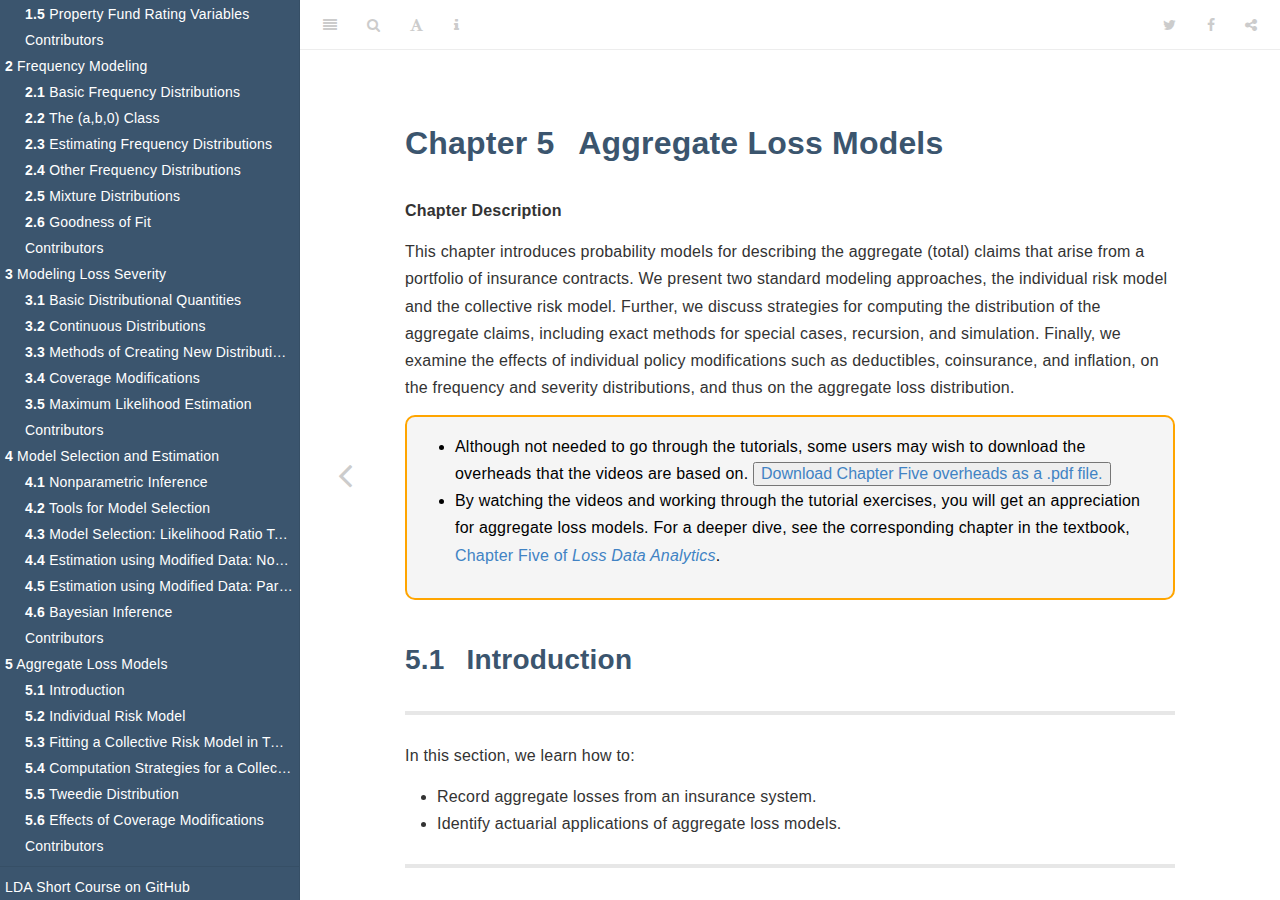
<file: docs/aggregate-loss-models.html>
<!DOCTYPE html>
<html lang="" xml:lang="">
<head>

  <meta charset="utf-8" />
  <meta http-equiv="X-UA-Compatible" content="IE=edge" />
  <title>Chapter 5 Aggregate Loss Models | Loss Data Analytics: Short Course</title>
  <meta name="description" content="This is an interactive, online, freely available short course. It will contain many interactive objects (quizzes, computer demonstrations, interactive graphs, video, and the like) to promote deeper learning." />
  <meta name="generator" content="bookdown 0.21 and GitBook 2.6.7" />

  <meta property="og:title" content="Chapter 5 Aggregate Loss Models | Loss Data Analytics: Short Course" />
  <meta property="og:type" content="book" />
  
  
  <meta property="og:description" content="This is an interactive, online, freely available short course. It will contain many interactive objects (quizzes, computer demonstrations, interactive graphs, video, and the like) to promote deeper learning." />
  <meta name="github-repo" content="https://github.com/OpenActTexts/LDACourse1" />

  <meta name="twitter:card" content="summary" />
  <meta name="twitter:title" content="Chapter 5 Aggregate Loss Models | Loss Data Analytics: Short Course" />
  
  <meta name="twitter:description" content="This is an interactive, online, freely available short course. It will contain many interactive objects (quizzes, computer demonstrations, interactive graphs, video, and the like) to promote deeper learning." />
  

<meta name="author" content="A short course authored by the Actuarial Community" />



  <meta name="viewport" content="width=device-width, initial-scale=1" />
  <meta name="apple-mobile-web-app-capable" content="yes" />
  <meta name="apple-mobile-web-app-status-bar-style" content="black" />
  
  
<link rel="prev" href="model-selection-and-estimation.html"/>

<script src="libs/jquery-2.2.3/jquery.min.js"></script>
<link href="libs/gitbook-2.6.7/css/style.css" rel="stylesheet" />
<link href="libs/gitbook-2.6.7/css/plugin-table.css" rel="stylesheet" />
<link href="libs/gitbook-2.6.7/css/plugin-bookdown.css" rel="stylesheet" />
<link href="libs/gitbook-2.6.7/css/plugin-highlight.css" rel="stylesheet" />
<link href="libs/gitbook-2.6.7/css/plugin-search.css" rel="stylesheet" />
<link href="libs/gitbook-2.6.7/css/plugin-fontsettings.css" rel="stylesheet" />
<link href="libs/gitbook-2.6.7/css/plugin-clipboard.css" rel="stylesheet" />









<script src="libs/accessible-code-block-0.0.1/empty-anchor.js"></script>

<!-- Various toggle functions used throughout --> 
<script language="javascript">
function toggle(id1,id2) {
	var ele = document.getElementById(id1); var text = document.getElementById(id2);
	if (ele.style.display == "block") {ele.style.display = "none"; text.innerHTML = "Show Solution";}
		else {ele.style.display = "block"; text.innerHTML = "Hide Solution";}}
function togglecode(id1,id2) {
   var ele = document.getElementById(id1); var text = document.getElementById(id2);
   if (ele.style.display == "block") {ele.style.display = "none"; text.innerHTML = "Show R Code";}
      else {ele.style.display = "block"; text.innerHTML = "Hide R Code";}}
function toggleEX(id1,id2) {
   var ele = document.getElementById(id1); var text = document.getElementById(id2);
   if (ele.style.display == "block") {ele.style.display = "none"; text.innerHTML = "Show Example";}
      else {ele.style.display = "block"; text.innerHTML = "Hide Example";}}
function toggleTheory(id1,id2) {
   var ele = document.getElementById(id1); var text = document.getElementById(id2);
   if (ele.style.display == "block") {ele.style.display = "none"; text.innerHTML = "Show Theory";}
      else {ele.style.display = "block"; text.innerHTML = "Hide Theory";}}
function toggleQuiz(id1,id2) {
   var ele = document.getElementById(id1); var text = document.getElementById(id2);
   if (ele.style.display == "block") {ele.style.display = "none"; text.innerHTML = "Show Quiz Solution";}
      else {ele.style.display = "block"; text.innerHTML = "Hide Quiz Solution";}}      
</script>

<!-- A few functions for revealing definitions -->
<script language="javascript">
<!--   $( function() {
    $("#tabs").tabs();
  } ); -->

$(document).ready(function(){
    $('[data-toggle="tooltip"]').tooltip();
});

$(document).ready(function(){
    $('[data-toggle="popover"]').popover(); 
});
</script>

<!-- Global site tag (gtag.js) - Google Analytics -->
<script async src="https://www.googletagmanager.com/gtag/js?id=G-K7GRETHNZH"></script>
<script>
  window.dataLayer = window.dataLayer || [];
  function gtag(){dataLayer.push(arguments);}
  gtag('js', new Date());

  gtag('config', 'G-K7GRETHNZH');
</script>
<script language="javascript">
function openTab(evt, tabName) {
    var i, tabcontent, tablinks;
    tabcontent = document.getElementsByClassName("tabcontent");
    for (i = 0; i < tabcontent.length; i++) {
        tabcontent[i].style.display = "none";
    }
    tablinks = document.getElementsByClassName("tablinks");
    for (i = 0; i < tablinks.length; i++) {
        tablinks[i].className = tablinks[i].className.replace(" active", "");
    }
    document.getElementById(tabName).style.display = "block";
    evt.currentTarget.className += " active";
}

// Get the element with id="defaultOpen" and click on it
document.getElementById("defaultOpen").click();
</script>

<script language="javascript">
function toggle(id1,id2) {
	var ele = document.getElementById(id1); var text = document.getElementById(id2);
	if (ele.style.display == "block") {ele.style.display = "none"; text.innerHTML = "Show Solution";}
		else {ele.style.display = "block"; text.innerHTML = "Hide Solution";}}
</script>

<script language="javascript">
function togglecode(id1,id2) {
   var ele = document.getElementById(id1); var text = document.getElementById(id2);
   if (ele.style.display == "block") {ele.style.display = "none"; text.innerHTML = "Show R Code";}
      else {ele.style.display = "block"; text.innerHTML = "Hide R Code";}}
</script>
<script language="javascript">
function toggleEX(id1,id2) {
   var ele = document.getElementById(id1); var text = document.getElementById(id2);
   if (ele.style.display == "block") {ele.style.display = "none"; text.innerHTML = "Show Example";}
      else {ele.style.display = "block"; text.innerHTML = "Hide Example";}}
</script>
<script language="javascript">
function toggleTheory(id1,id2) {
   var ele = document.getElementById(id1); var text = document.getElementById(id2);
   if (ele.style.display == "block") {ele.style.display = "none"; text.innerHTML = "Show Theory";}
      else {ele.style.display = "block"; text.innerHTML = "Hide Theory";}}
</script>

<script language="javascript">
function toggleDet(id1,id2) {
   var ele = document.getElementById(id1); var text = document.getElementById(id2);
   if (ele.style.display == "block") {ele.style.display = "none"; text.innerHTML = "Show Details";}
      else {ele.style.display = "block"; text.innerHTML = "Hide  Details";}}
</script>

<script language="javascript">
$(document).ready(function(){
    $('[data-toggle="tooltip"]').tooltip();
});
</script>


<script>
$(document).ready(function(){
    $('[data-toggle="popover"]').popover(); 
});
</script>


<script src=https://cdn.datacamp.com/datacamp-light-latest.min.js></script>


<style>
/* Rearrange console label */
.datacamp-exercise ol li, .datacamp-exercise ul li {
  margin-bottom: 0em !important;
}

/* Remove bullet marker */
.datacamp-exercise ol li::before, .datacamp-exercise ul li::before {
  content: '' !important;
}
</style>


<script language="javascript">
var submitAnswer = function() {

  var radios = document.getElementsByName('choice');
  var val= "";
  for (var i = 0, length = radios.length; i < length; i++) {
      if (radios[i].checked) {
         val = radios[i].value; 
         break;
       }
  }
  
  if (val == "" ) {
    alert('please select choice answer');
  } else if ( val == "Correct" ) {
    alert('Answer is correct !');
  } else {
    alert('Answer is wrong');
  }
};
</script>


<!-- Global site tag (gtag.js) - Google Analytics -->
<script async src="https://www.googletagmanager.com/gtag/js?id=G-K7GRETHNZH"></script>
<script>
  window.dataLayer = window.dataLayer || [];
  function gtag(){dataLayer.push(arguments);}
  gtag('js', new Date());

  gtag('config', 'G-K7GRETHNZH');
</script>



<link rel="stylesheet" href="style.css" type="text/css" />
</head>

<body>



  <div class="book without-animation with-summary font-size-2 font-family-1" data-basepath=".">

    <div class="book-summary">
      <nav role="navigation">

<ul class="summary">
<li><a href="./">Loss Data Analytics: Short Course</a></li>

<li class="divider"></li>
<li class="chapter" data-level="" data-path="index.html"><a href="index.html"><i class="fa fa-check"></i>Preface</a><ul>
<li class="chapter" data-level="" data-path="index.html"><a href="index.html#why-loss-data-analytics"><i class="fa fa-check"></i>Why Loss Data Analytics?</a></li>
<li class="chapter" data-level="" data-path="index.html"><a href="index.html#resources"><i class="fa fa-check"></i>Resources</a></li>
<li class="chapter" data-level="" data-path="index.html"><a href="index.html#how-to-navigate-this-tutorial"><i class="fa fa-check"></i>How to Navigate this Tutorial</a></li>
<li><a href="index.html#a-word-from-our-sponsor-astin-education-astin-academy">A Word from our Sponsor: <br> Astin + Education = Astin Academy</a></li>
<li class="chapter" data-level="" data-path="index.html"><a href="index.html#contributors"><i class="fa fa-check"></i>Contributors</a></li>
</ul></li>
<li class="chapter" data-level="1" data-path="introduction-to-loss-data-analytics.html"><a href="introduction-to-loss-data-analytics.html"><i class="fa fa-check"></i><b>1</b> Introduction to Loss Data Analytics</a><ul>
<li class="chapter" data-level="1.1" data-path="introduction-to-loss-data-analytics.html"><a href="introduction-to-loss-data-analytics.html#Sec:Intro"><i class="fa fa-check"></i><b>1.1</b> Relevance of Analytics to Insurance Activities</a></li>
<li class="chapter" data-level="1.2" data-path="introduction-to-loss-data-analytics.html"><a href="introduction-to-loss-data-analytics.html#Sec:PredModApps"><i class="fa fa-check"></i><b>1.2</b> Insurance Company Operations</a></li>
<li class="chapter" data-level="1.3" data-path="introduction-to-loss-data-analytics.html"><a href="introduction-to-loss-data-analytics.html#Sec:LGPIF"><i class="fa fa-check"></i><b>1.3</b> Case Study: Property Fund Introduction</a><ul>
<li class="chapter" data-level="1.3.1" data-path="introduction-to-loss-data-analytics.html"><a href="introduction-to-loss-data-analytics.html#exercise.-claim-frequency"><i class="fa fa-check"></i><b>1.3.1</b> Exercise. Claim Frequency</a></li>
</ul></li>
<li class="chapter" data-level="1.4" data-path="introduction-to-loss-data-analytics.html"><a href="introduction-to-loss-data-analytics.html#Sec:PropertyFundSeverity"><i class="fa fa-check"></i><b>1.4</b> Property Fund Claim Severity</a><ul>
<li class="chapter" data-level="1.4.1" data-path="introduction-to-loss-data-analytics.html"><a href="introduction-to-loss-data-analytics.html#exercise.-exploring-claim-severities"><i class="fa fa-check"></i><b>1.4.1</b> Exercise. Exploring Claim Severities</a></li>
<li class="chapter" data-level="1.4.2" data-path="introduction-to-loss-data-analytics.html"><a href="introduction-to-loss-data-analytics.html#exercise.-skewness-of-the-claim-severity-distribution"><i class="fa fa-check"></i><b>1.4.2</b> Exercise. Skewness of the Claim Severity Distribution</a></li>
<li class="chapter" data-level="1.4.3" data-path="introduction-to-loss-data-analytics.html"><a href="introduction-to-loss-data-analytics.html#exercise.-claim-severity-by-year"><i class="fa fa-check"></i><b>1.4.3</b> Exercise. Claim Severity by Year</a></li>
</ul></li>
<li class="chapter" data-level="1.5" data-path="introduction-to-loss-data-analytics.html"><a href="introduction-to-loss-data-analytics.html#Sec:LGPIFRatingVariaables"><i class="fa fa-check"></i><b>1.5</b> Property Fund Rating Variables</a><ul>
<li class="chapter" data-level="1.5.1" data-path="introduction-to-loss-data-analytics.html"><a href="introduction-to-loss-data-analytics.html#Ex:ClaimByType"><i class="fa fa-check"></i><b>1.5.1</b> Exercise. Claim by Entity Type, Fire Class, and No Claim Credit</a></li>
</ul></li>
<li class="chapter" data-level="" data-path="introduction-to-loss-data-analytics.html"><a href="introduction-to-loss-data-analytics.html#contributors-1"><i class="fa fa-check"></i>Contributors</a></li>
</ul></li>
<li class="chapter" data-level="2" data-path="frequency-modeling.html"><a href="frequency-modeling.html"><i class="fa fa-check"></i><b>2</b> Frequency Modeling</a><ul>
<li class="chapter" data-level="2.1" data-path="frequency-modeling.html"><a href="frequency-modeling.html#basic-frequency-distributions"><i class="fa fa-check"></i><b>2.1</b> Basic Frequency Distributions</a><ul>
<li class="chapter" data-level="2.1.1" data-path="frequency-modeling.html"><a href="frequency-modeling.html#exercise.-representing-the-number-of-cyber-events-with-a-binomial-distribution"><i class="fa fa-check"></i><b>2.1.1</b> Exercise. Representing the Number of Cyber Events with a Binomial Distribution</a></li>
<li class="chapter" data-level="2.1.2" data-path="frequency-modeling.html"><a href="frequency-modeling.html#exercise.-representing-the-number-of-cyber-events-with-a-poisson-distribution"><i class="fa fa-check"></i><b>2.1.2</b> Exercise. Representing the Number of Cyber Events with a Poisson Distribution</a></li>
<li class="chapter" data-level="2.1.3" data-path="frequency-modeling.html"><a href="frequency-modeling.html#exercise.-comparing-basic-count-distributions"><i class="fa fa-check"></i><b>2.1.3</b> Exercise. Comparing Basic Count Distributions</a></li>
</ul></li>
<li class="chapter" data-level="2.2" data-path="frequency-modeling.html"><a href="frequency-modeling.html#the-ab0-class"><i class="fa fa-check"></i><b>2.2</b> The (a,b,0) Class</a><ul>
<li class="chapter" data-level="2.2.1" data-path="frequency-modeling.html"><a href="frequency-modeling.html#exercise.-determining-probabilities-recursively"><i class="fa fa-check"></i><b>2.2.1</b> Exercise. Determining Probabilities Recursively</a></li>
<li class="chapter" data-level="2.2.2" data-path="frequency-modeling.html"><a href="frequency-modeling.html#exercise.-reverse-engineering-and-recursive-r-functions"><i class="fa fa-check"></i><b>2.2.2</b> Exercise. Reverse Engineering and Recursive <code>R</code> Functions</a></li>
</ul></li>
<li class="chapter" data-level="2.3" data-path="frequency-modeling.html"><a href="frequency-modeling.html#estimating-frequency-distributions"><i class="fa fa-check"></i><b>2.3</b> Estimating Frequency Distributions</a><ul>
<li class="chapter" data-level="2.3.1" data-path="frequency-modeling.html"><a href="frequency-modeling.html#Ex:CountDataCompression"><i class="fa fa-check"></i><b>2.3.1</b> Exercise. Count Data Compression - 1</a></li>
<li class="chapter" data-level="2.3.2" data-path="frequency-modeling.html"><a href="frequency-modeling.html#exercise.-count-data-compression---2"><i class="fa fa-check"></i><b>2.3.2</b> Exercise. Count Data Compression - 2</a></li>
<li class="chapter" data-level="2.3.3" data-path="frequency-modeling.html"><a href="frequency-modeling.html#exercise.-graphing-likelihoods"><i class="fa fa-check"></i><b>2.3.3</b> Exercise. Graphing Likelihoods</a></li>
<li class="chapter" data-level="2.3.4" data-path="frequency-modeling.html"><a href="frequency-modeling.html#exercise.-fitting-a-binomial-distribution"><i class="fa fa-check"></i><b>2.3.4</b> Exercise. Fitting a Binomial Distribution</a></li>
<li class="chapter" data-level="2.3.5" data-path="frequency-modeling.html"><a href="frequency-modeling.html#Exer:FitNegBinomialDistrn"><i class="fa fa-check"></i><b>2.3.5</b> Exercise. Fitting a Negative Binomial Distribution</a></li>
</ul></li>
<li class="chapter" data-level="2.4" data-path="frequency-modeling.html"><a href="frequency-modeling.html#other-frequency-distributions"><i class="fa fa-check"></i><b>2.4</b> Other Frequency Distributions</a><ul>
<li class="chapter" data-level="2.4.1" data-path="frequency-modeling.html"><a href="frequency-modeling.html#exercise.-the-ab1-distribution-and-its-moments"><i class="fa fa-check"></i><b>2.4.1</b> Exercise. The (<em>a,b</em>,1) Distribution and its Moments</a></li>
</ul></li>
<li class="chapter" data-level="2.5" data-path="frequency-modeling.html"><a href="frequency-modeling.html#mixture-distributions"><i class="fa fa-check"></i><b>2.5</b> Mixture Distributions</a><ul>
<li class="chapter" data-level="2.5.1" data-path="frequency-modeling.html"><a href="frequency-modeling.html#exercise.-mixtures-of-workers-compensation-claims"><i class="fa fa-check"></i><b>2.5.1</b> Exercise. Mixtures of Workers’ Compensation Claims</a></li>
<li class="chapter" data-level="2.5.2" data-path="frequency-modeling.html"><a href="frequency-modeling.html#exercise.-finite-number-of-mixture-distributions"><i class="fa fa-check"></i><b>2.5.2</b> Exercise. Finite Number of Mixture Distributions</a></li>
<li class="chapter" data-level="2.5.3" data-path="frequency-modeling.html"><a href="frequency-modeling.html#exercise.-gamma-mixture-of-poissons"><i class="fa fa-check"></i><b>2.5.3</b> Exercise. Gamma Mixture of Poissons</a></li>
</ul></li>
<li class="chapter" data-level="2.6" data-path="frequency-modeling.html"><a href="frequency-modeling.html#goodness-of-fit"><i class="fa fa-check"></i><b>2.6</b> Goodness of Fit</a><ul>
<li class="chapter" data-level="2.6.1" data-path="frequency-modeling.html"><a href="frequency-modeling.html#exercise.-goodness-of-fit-zero-modified-poisson"><i class="fa fa-check"></i><b>2.6.1</b> Exercise. Goodness of Fit: Zero-Modified Poisson</a></li>
</ul></li>
<li class="chapter" data-level="" data-path="frequency-modeling.html"><a href="frequency-modeling.html#contributors-2"><i class="fa fa-check"></i>Contributors</a></li>
</ul></li>
<li class="chapter" data-level="3" data-path="modeling-loss-severity.html"><a href="modeling-loss-severity.html"><i class="fa fa-check"></i><b>3</b> Modeling Loss Severity</a><ul>
<li class="chapter" data-level="3.1" data-path="modeling-loss-severity.html"><a href="modeling-loss-severity.html#basic-distributional-quantities"><i class="fa fa-check"></i><b>3.1</b> Basic Distributional Quantities</a><ul>
<li class="chapter" data-level="3.1.1" data-path="modeling-loss-severity.html"><a href="modeling-loss-severity.html#exercise.-moments-can-be-misleading"><i class="fa fa-check"></i><b>3.1.1</b> Exercise. Moments Can Be Misleading</a></li>
<li class="chapter" data-level="3.1.2" data-path="modeling-loss-severity.html"><a href="modeling-loss-severity.html#exercise.-determining-boxplots-and-quantiles"><i class="fa fa-check"></i><b>3.1.2</b> Exercise. Determining Boxplots and Quantiles</a></li>
<li class="chapter" data-level="3.1.3" data-path="modeling-loss-severity.html"><a href="modeling-loss-severity.html#exercise.-gamma-moment-generating-function"><i class="fa fa-check"></i><b>3.1.3</b> Exercise. Gamma Moment Generating Function</a></li>
<li class="chapter" data-level="3.1.4" data-path="modeling-loss-severity.html"><a href="modeling-loss-severity.html#exercise.-visualizing-moment-generating-functions"><i class="fa fa-check"></i><b>3.1.4</b> Exercise. Visualizing Moment Generating Functions</a></li>
<li class="chapter" data-level="3.1.5" data-path="modeling-loss-severity.html"><a href="modeling-loss-severity.html#exercise.-determining-moments-using-moment-generating-functions"><i class="fa fa-check"></i><b>3.1.5</b> Exercise. Determining Moments using Moment Generating Functions</a></li>
</ul></li>
<li class="chapter" data-level="3.2" data-path="modeling-loss-severity.html"><a href="modeling-loss-severity.html#continuous-distributions"><i class="fa fa-check"></i><b>3.2</b> Continuous Distributions</a><ul>
<li class="chapter" data-level="3.2.1" data-path="modeling-loss-severity.html"><a href="modeling-loss-severity.html#exercise.-visualizing-a-distribution-using-a-histogram"><i class="fa fa-check"></i><b>3.2.1</b> Exercise. Visualizing a Distribution using a Histogram</a></li>
<li class="chapter" data-level="3.2.2" data-path="modeling-loss-severity.html"><a href="modeling-loss-severity.html#Ex:VisualGamma"><i class="fa fa-check"></i><b>3.2.2</b> Exercise. Visualizing the Gamma Distribution</a></li>
<li class="chapter" data-level="3.2.3" data-path="modeling-loss-severity.html"><a href="modeling-loss-severity.html#Ex:CreateParetoDensityFct"><i class="fa fa-check"></i><b>3.2.3</b> Exercise. Creating a Pareto Density Function</a></li>
</ul></li>
<li class="chapter" data-level="3.3" data-path="modeling-loss-severity.html"><a href="modeling-loss-severity.html#methods-of-creating-new-distributions"><i class="fa fa-check"></i><b>3.3</b> Methods of Creating New Distributions</a><ul>
<li class="chapter" data-level="3.3.1" data-path="modeling-loss-severity.html"><a href="modeling-loss-severity.html#exercise.-using-the-logarithmic-transformation-to-create-a-new-distribution"><i class="fa fa-check"></i><b>3.3.1</b> Exercise. Using the Logarithmic Transformation to Create a New Distribution</a></li>
<li class="chapter" data-level="3.3.2" data-path="modeling-loss-severity.html"><a href="modeling-loss-severity.html#exercise.-creating-a-mixture-distribution"><i class="fa fa-check"></i><b>3.3.2</b> Exercise. Creating a Mixture Distribution</a></li>
</ul></li>
<li class="chapter" data-level="3.4" data-path="modeling-loss-severity.html"><a href="modeling-loss-severity.html#coverage-modifications"><i class="fa fa-check"></i><b>3.4</b> Coverage Modifications</a><ul>
<li class="chapter" data-level="3.4.1" data-path="modeling-loss-severity.html"><a href="modeling-loss-severity.html#exercise.-calculate-moments-of-the-lognormal-distribution"><i class="fa fa-check"></i><b>3.4.1</b> Exercise. Calculate Moments of the Lognormal Distribution</a></li>
<li class="chapter" data-level="3.4.2" data-path="modeling-loss-severity.html"><a href="modeling-loss-severity.html#exercise.-calculate-limited-expected-value-of-the-lognormal-distribution"><i class="fa fa-check"></i><b>3.4.2</b> Exercise. Calculate Limited Expected Value of the Lognormal Distribution</a></li>
<li class="chapter" data-level="3.4.3" data-path="modeling-loss-severity.html"><a href="modeling-loss-severity.html#exercise.-expected-claims-subject-to-a-deductible"><i class="fa fa-check"></i><b>3.4.3</b> Exercise. Expected Claims Subject to a Deductible</a></li>
<li class="chapter" data-level="3.4.4" data-path="modeling-loss-severity.html"><a href="modeling-loss-severity.html#exercise.-expected-claims-subject-to-a-deductible-and-coinsurance"><i class="fa fa-check"></i><b>3.4.4</b> Exercise. Expected Claims Subject to a Deductible and Coinsurance</a></li>
</ul></li>
<li class="chapter" data-level="3.5" data-path="modeling-loss-severity.html"><a href="modeling-loss-severity.html#maximum-likelihood-estimation"><i class="fa fa-check"></i><b>3.5</b> Maximum Likelihood Estimation</a><ul>
<li class="chapter" data-level="3.5.1" data-path="modeling-loss-severity.html"><a href="modeling-loss-severity.html#Ex:MLEPareto"><i class="fa fa-check"></i><b>3.5.1</b> Exercise. Maximum Likelihood Estimation for a Pareto Distribution</a></li>
<li class="chapter" data-level="3.5.2" data-path="modeling-loss-severity.html"><a href="modeling-loss-severity.html#exercise.-finding-standard-errors-for-maximum-likelihood-estimates"><i class="fa fa-check"></i><b>3.5.2</b> Exercise. Finding Standard Errors for Maximum Likelihood Estimates</a></li>
</ul></li>
<li class="chapter" data-level="" data-path="modeling-loss-severity.html"><a href="modeling-loss-severity.html#contributors-3"><i class="fa fa-check"></i>Contributors</a></li>
</ul></li>
<li class="chapter" data-level="4" data-path="model-selection-and-estimation.html"><a href="model-selection-and-estimation.html"><i class="fa fa-check"></i><b>4</b> Model Selection and Estimation</a><ul>
<li class="chapter" data-level="4.1" data-path="model-selection-and-estimation.html"><a href="model-selection-and-estimation.html#Sec:NonInf"><i class="fa fa-check"></i><b>4.1</b> Nonparametric Inference</a><ul>
<li class="chapter" data-level="4.1.1" data-path="model-selection-and-estimation.html"><a href="model-selection-and-estimation.html#exercise.-empirical-distribution-function-and-quartiles-percentiles-and-quantiles"><i class="fa fa-check"></i><b>4.1.1</b> Exercise. Empirical Distribution Function and Quartiles, Percentiles and Quantiles</a></li>
<li class="chapter" data-level="4.1.2" data-path="model-selection-and-estimation.html"><a href="model-selection-and-estimation.html#exercise.-density-estimators"><i class="fa fa-check"></i><b>4.1.2</b> Exercise. Density Estimators</a></li>
<li class="chapter" data-level="4.1.3" data-path="model-selection-and-estimation.html"><a href="model-selection-and-estimation.html#exercise.-comparing-poisson-and-negative-binomial-distributions"><i class="fa fa-check"></i><b>4.1.3</b> Exercise. Comparing Poisson and Negative Binomial Distributions</a></li>
</ul></li>
<li class="chapter" data-level="4.2" data-path="model-selection-and-estimation.html"><a href="model-selection-and-estimation.html#tools-for-model-selection"><i class="fa fa-check"></i><b>4.2</b> Tools for Model Selection</a><ul>
<li class="chapter" data-level="4.2.1" data-path="model-selection-and-estimation.html"><a href="model-selection-and-estimation.html#Ex:PPPlot"><i class="fa fa-check"></i><b>4.2.1</b> Exercise. Probability-Probability (<span class="math inline">\(pp\)</span>) plot</a></li>
<li class="chapter" data-level="4.2.2" data-path="model-selection-and-estimation.html"><a href="model-selection-and-estimation.html#exercise.-quantile-quantile-qq-plot"><i class="fa fa-check"></i><b>4.2.2</b> Exercise. Quantile-Quantile (<span class="math inline">\(qq\)</span>) plot</a></li>
<li class="chapter" data-level="4.2.3" data-path="model-selection-and-estimation.html"><a href="model-selection-and-estimation.html#exercise.-kolmogorov-smirnov-statistic"><i class="fa fa-check"></i><b>4.2.3</b> Exercise. Kolmogorov-Smirnov statistic</a></li>
</ul></li>
<li class="chapter" data-level="4.3" data-path="model-selection-and-estimation.html"><a href="model-selection-and-estimation.html#model-selection-likelihood-ratio-tests-and-goodness-of-fit"><i class="fa fa-check"></i><b>4.3</b> Model Selection: Likelihood Ratio Tests and Goodness of Fit</a></li>
<li class="chapter" data-level="4.4" data-path="model-selection-and-estimation.html"><a href="model-selection-and-estimation.html#estimation-using-modified-data-nonparametric-approach"><i class="fa fa-check"></i><b>4.4</b> Estimation using Modified Data: Nonparametric Approach</a><ul>
<li class="chapter" data-level="4.4.1" data-path="model-selection-and-estimation.html"><a href="model-selection-and-estimation.html#Ex:KMEstimation"><i class="fa fa-check"></i><b>4.4.1</b> Exercise. Kaplan-Meier Estimation based on Censored Data</a></li>
<li class="chapter" data-level="4.4.2" data-path="model-selection-and-estimation.html"><a href="model-selection-and-estimation.html#exercise.-nonparametric-estimation-using-truncated-and-censored-information"><i class="fa fa-check"></i><b>4.4.2</b> Exercise. Nonparametric Estimation using Truncated and Censored Information</a></li>
</ul></li>
<li class="chapter" data-level="4.5" data-path="model-selection-and-estimation.html"><a href="model-selection-and-estimation.html#estimation-using-modified-data-parametric-approach"><i class="fa fa-check"></i><b>4.5</b> Estimation using Modified Data: Parametric Approach</a></li>
<li class="chapter" data-level="4.6" data-path="model-selection-and-estimation.html"><a href="model-selection-and-estimation.html#bayesian-inference"><i class="fa fa-check"></i><b>4.6</b> Bayesian Inference</a><ul>
<li class="chapter" data-level="4.6.1" data-path="model-selection-and-estimation.html"><a href="model-selection-and-estimation.html#visualizing-bayesian-methods"><i class="fa fa-check"></i><b>4.6.1</b> Visualizing Bayesian Methods</a></li>
</ul></li>
<li class="chapter" data-level="" data-path="model-selection-and-estimation.html"><a href="model-selection-and-estimation.html#contributors-4"><i class="fa fa-check"></i>Contributors</a></li>
</ul></li>
<li class="chapter" data-level="5" data-path="aggregate-loss-models.html"><a href="aggregate-loss-models.html"><i class="fa fa-check"></i><b>5</b> Aggregate Loss Models</a><ul>
<li class="chapter" data-level="5.1" data-path="aggregate-loss-models.html"><a href="aggregate-loss-models.html#introduction"><i class="fa fa-check"></i><b>5.1</b> Introduction</a></li>
<li class="chapter" data-level="5.2" data-path="aggregate-loss-models.html"><a href="aggregate-loss-models.html#individual-risk-model"><i class="fa fa-check"></i><b>5.2</b> Individual Risk Model</a><ul>
<li class="chapter" data-level="5.2.1" data-path="aggregate-loss-models.html"><a href="aggregate-loss-models.html#Ex:IRM1"><i class="fa fa-check"></i><b>5.2.1</b> Exercise. Simulating Claim Frequency</a></li>
<li class="chapter" data-level="5.2.2" data-path="aggregate-loss-models.html"><a href="aggregate-loss-models.html#exercise.-individual-risk-model"><i class="fa fa-check"></i><b>5.2.2</b> Exercise. Individual Risk Model</a></li>
</ul></li>
<li class="chapter" data-level="5.3" data-path="aggregate-loss-models.html"><a href="aggregate-loss-models.html#Sec:CollRisk1"><i class="fa fa-check"></i><b>5.3</b> Fitting a Collective Risk Model in Two Parts</a><ul>
<li class="chapter" data-level="5.3.1" data-path="aggregate-loss-models.html"><a href="aggregate-loss-models.html#Ex:FreqCollectRM"><i class="fa fa-check"></i><b>5.3.1</b> Exercise. Estimating the Frequency Component of the Collective Risk Model</a></li>
<li class="chapter" data-level="5.3.2" data-path="aggregate-loss-models.html"><a href="aggregate-loss-models.html#exercise.-estimating-the-severity-component-of-the-collective-risk-model"><i class="fa fa-check"></i><b>5.3.2</b> Exercise. Estimating the Severity Component of the Collective Risk Model</a></li>
</ul></li>
<li class="chapter" data-level="5.4" data-path="aggregate-loss-models.html"><a href="aggregate-loss-models.html#computation-strategies-for-a-collective-risk-model"><i class="fa fa-check"></i><b>5.4</b> Computation Strategies for a Collective Risk Model</a></li>
<li class="chapter" data-level="5.5" data-path="aggregate-loss-models.html"><a href="aggregate-loss-models.html#tweedie-distribution"><i class="fa fa-check"></i><b>5.5</b> Tweedie Distribution</a><ul>
<li class="chapter" data-level="5.5.1" data-path="aggregate-loss-models.html"><a href="aggregate-loss-models.html#exercise.-fitting-a-tweedie-distribution"><i class="fa fa-check"></i><b>5.5.1</b> Exercise. Fitting a Tweedie Distribution</a></li>
</ul></li>
<li class="chapter" data-level="5.6" data-path="aggregate-loss-models.html"><a href="aggregate-loss-models.html#effects-of-coverage-modifications"><i class="fa fa-check"></i><b>5.6</b> Effects of Coverage Modifications</a></li>
<li class="chapter" data-level="" data-path="aggregate-loss-models.html"><a href="aggregate-loss-models.html#contributors-5"><i class="fa fa-check"></i>Contributors</a></li>
</ul></li>
<li class="divider"></li>
<li><a href="https://github.com/OpenActTexts/LDACourse1/" target="blank">LDA Short Course on GitHub</a></li>

</ul>

      </nav>
    </div>

    <div class="book-body">
      <div class="body-inner">
        <div class="book-header" role="navigation">
          <h1>
            <i class="fa fa-circle-o-notch fa-spin"></i><a href="./">Loss Data Analytics: Short Course</a>
          </h1>
        </div>

        <div class="page-wrapper" tabindex="-1" role="main">
          <div class="page-inner">

            <section class="normal" id="section-">
<div id="aggregate-loss-models" class="section level1">
<h1><span class="header-section-number">Chapter 5</span> Aggregate Loss Models</h1>
<p><strong>Chapter Description</strong></p>
<p>This chapter introduces probability models for describing the aggregate (total) claims that arise from a portfolio of insurance contracts. We present two standard modeling approaches, the individual risk model and the collective risk model. Further, we discuss strategies for computing the distribution of the aggregate claims, including exact methods for special cases, recursion, and simulation. Finally, we examine the effects of individual policy modifications such as deductibles, coinsurance, and inflation, on the frequency and severity distributions, and thus on the aggregate loss distribution.</p>
<div class="blackbox">
<ul>
<li>Although not needed to go through the tutorials, some users may wish to download the overheads that the videos are based on. <button download><a href="https://raw.githubusercontent.com/OpenActTexts/LDACourse1/main/LDA1.Overheads/LDA1.Chap5.pdf">Download Chapter Five overheads as a .pdf file.</a></button></li>
<li>By watching the videos and working through the tutorial exercises, you will get an appreciation for aggregate loss models. For a deeper dive, see the corresponding chapter in the textbook, <a href="https://openacttexts.github.io/Loss-Data-Analytics/C-AggLossModels.html">Chapter Five of <em>Loss Data Analytics</em></a>.</li>
</ul>
</div>
<div id="introduction" class="section level2">
<h2><span class="header-section-number">5.1</span> Introduction</h2>
<hr />
<p>In this section, we learn how to:</p>
<ul>
<li>Record aggregate losses from an insurance system.</li>
<li>Identify actuarial applications of aggregate loss models.</li>
</ul>
<hr />
<div id="video-introduction-to-aggregate-loss-models" class="section level4 unnumbered">
<h4>Video: Introduction to Aggregate Loss Models</h4>
<center>
<iframe id="kaltura_player" src="https://cdnapisec.kaltura.com/p/1660902/sp/166090200/embedIframeJs/uiconf_id/25717641/partner_id/1660902?iframeembed=true&amp;playerId=kaltura_player&amp;entry_id=1_bock2cl4&amp;flashvars[streamerType]=auto&amp;flashvars[localizationCode]=en_US&amp;flashvars[leadWithHTML5]=true&amp;flashvars[sideBarContainer.plugin]=true&amp;flashvars[sideBarContainer.position]=left&amp;flashvars[sideBarContainer.clickToClose]=true&amp;flashvars[chapters.plugin]=true&amp;flashvars[chapters.layout]=vertical&amp;flashvars[chapters.thumbnailRotator]=false&amp;flashvars[streamSelector.plugin]=true&amp;flashvars[EmbedPlayer.SpinnerTarget]=videoHolder&amp;flashvars[dualScreen.plugin]=true&amp;flashvars[Kaltura.addCrossoriginToIframe]=true&amp;&amp;wid=1_1bqvxhby" width="649" height="401" allowfullscreen webkitallowfullscreen mozAllowFullScreen allow="autoplay *; fullscreen *; encrypted-media *" frameborder="0" title="Kaltura Player">
</iframe>
</center>
</div>
<div id="overheads-introduction-to-aggregate-loss-models-click-tab-to-view" class="section level4 unnumbered">
<h4>Overheads: Introduction to Aggregate Loss Models (Click Tab to View)</h4>
<div class="tab">
<button class="tablinks" onclick="openTab(event, 'Sect51A')">A. Basic Terminology</button>
<button class="tablinks" onclick="openTab(event, 'Sect51B')">B. Goal</button>
<button class="tablinks" onclick="openTab(event, 'Sect51C')">C. Models</button>
<button class="tablinks" onclick="openTab(event, 'Sect51D')">D. Example</button>
<button class="tablinks" onclick="openTab(event, 'Sect51E')">E. Applications</button>
</div>
<div id="Sect51A" class="tabcontent">
<span class="topright" onclick="this.parentElement.style.display=&#39;none&#39;">Hide</span>
<iframe src="./Overheads/LDA1.Chap5.pdf#page=3" width="100%" height="400"> </iframe>
</div>
<div id="Sect51B" class="tabcontent">
<span class="topright" onclick="this.parentElement.style.display=&#39;none&#39;">Hide</span>
<iframe src="./Overheads/LDA1.Chap5.pdf#page=4" width="100%" height="400"> </iframe>
</div>
<div id="Sect51C" class="tabcontent">
<span class="topright" onclick="this.parentElement.style.display=&#39;none&#39;">Hide</span>
<iframe src="./Overheads/LDA1.Chap5.pdf#page=5" width="100%" height="400"> </iframe>
</div>
<div id="Sect51D" class="tabcontent">
<span class="topright" onclick="this.parentElement.style.display=&#39;none&#39;">Hide</span>
<iframe src="./Overheads/LDA1.Chap5.pdf#page=7" width="100%" height="400"> </iframe>
</div>
<div id="Sect51E" class="tabcontent">
<span class="topright" onclick="this.parentElement.style.display=&#39;none&#39;">Hide</span>
<iframe src="./Overheads/LDA1.Chap5.pdf#page=8" width="100%" height="400"> </iframe>
</div>
</div>
</div>
<div id="individual-risk-model" class="section level2">
<h2><span class="header-section-number">5.2</span> Individual Risk Model</h2>
<hr />
<p>In this section, we learn how to:</p>
<ul>
<li>Build an individual risk model for a portfolio of insurance contracts.</li>
<li>Apply the individual risk model to life and nonlife insurance.</li>
<li>Compute the distribution of aggregate losses from an individual risk model.</li>
</ul>
<hr />
<div id="video-individual-risk-model" class="section level4 unnumbered">
<h4>Video: Individual Risk Model</h4>
<center>
<iframe id="kaltura_player" src="https://cdnapisec.kaltura.com/p/1660902/sp/166090200/embedIframeJs/uiconf_id/25717641/partner_id/1660902?iframeembed=true&amp;playerId=kaltura_player&amp;entry_id=1_ndjyp3ql&amp;flashvars[streamerType]=auto&amp;flashvars[localizationCode]=en_US&amp;flashvars[leadWithHTML5]=true&amp;flashvars[sideBarContainer.plugin]=true&amp;flashvars[sideBarContainer.position]=left&amp;flashvars[sideBarContainer.clickToClose]=true&amp;flashvars[chapters.plugin]=true&amp;flashvars[chapters.layout]=vertical&amp;flashvars[chapters.thumbnailRotator]=false&amp;flashvars[streamSelector.plugin]=true&amp;flashvars[EmbedPlayer.SpinnerTarget]=videoHolder&amp;flashvars[dualScreen.plugin]=true&amp;flashvars[Kaltura.addCrossoriginToIframe]=true&amp;&amp;wid=1_ivcxtqyq" width="649" height="401" allowfullscreen webkitallowfullscreen mozAllowFullScreen allow="autoplay *; fullscreen *; encrypted-media *" frameborder="0" title="Kaltura Player">
</iframe>
</center>
</div>
<div id="overheads-individual-risk-model-click-tab-to-view" class="section level4 unnumbered">
<h4>Overheads: Individual Risk Model (Click Tab to View)</h4>
<div class="tab">
<button class="tablinks" onclick="openTab(event, 'Sect52A')">A. Individual Risk Model</button>
<button class="tablinks" onclick="openTab(event, 'Sect52B')">B. Applications</button>
<button class="tablinks" onclick="openTab(event, 'Sect52C')">C. Example</button>
<button class="tablinks" onclick="openTab(event, 'Sect52D')">D. Aggregate Loss Distribution</button>
<button class="tablinks" onclick="openTab(event, 'Sect52E')">E. R Example #1</button>
<button class="tablinks" onclick="openTab(event, 'Sect52F')">F. R Example #2</button>
</div>
<div id="Sect52A" class="tabcontent">
<span class="topright" onclick="this.parentElement.style.display=&#39;none&#39;">Hide</span>
<iframe src="./Overheads/LDA1.Chap5.pdf#page=10" width="100%" height="400"> </iframe>
</div>
<div id="Sect52B" class="tabcontent">
<span class="topright" onclick="this.parentElement.style.display=&#39;none&#39;">Hide</span>
<iframe src="./Overheads/LDA1.Chap5.pdf#page=11" width="100%" height="400"> </iframe>
</div>
<div id="Sect52C" class="tabcontent">
<span class="topright" onclick="this.parentElement.style.display=&#39;none&#39;">Hide</span>
<iframe src="./Overheads/LDA1.Chap5.pdf#page=13" width="100%" height="400"> </iframe>
</div>
<div id="Sect52D" class="tabcontent">
<span class="topright" onclick="this.parentElement.style.display=&#39;none&#39;">Hide</span>
<iframe src="./Overheads/LDA1.Chap5.pdf#page=15" width="100%" height="400"> </iframe>
</div>
<div id="Sect52E" class="tabcontent">
<span class="topright" onclick="this.parentElement.style.display=&#39;none&#39;">Hide</span>
<iframe src="./Overheads/LDA1.Chap5.pdf#page=16" width="100%" height="400"> </iframe>
</div>
<div id="Sect52F" class="tabcontent">
<span class="topright" onclick="this.parentElement.style.display=&#39;none&#39;">Hide</span>
<iframe src="./Overheads/LDA1.Chap5.pdf#page=17" width="100%" height="400"> </iframe>
</div>
</div>
<div id="Ex:IRM1" class="section level3">
<h3><span class="header-section-number">5.2.1</span> Exercise. Simulating Claim Frequency</h3>
<p><strong>Assignment Text</strong></p>
<p>In this assignment, we revisit <a href="https://openacttexts.github.io/Loss-Data-Analytics/C-AggLossModels.html">Example 5.2.1 of <em>Loss Data Analytics</em></a> using <em>simulation</em> in <code>R</code>. Even though we “officially” start to work with simulation beginning in <a href="https://openacttexts.github.io/Loss-Data-Analytics/C-Simulation.html">Chapter 6 in <em>Loss Data Analytics</em></a>, this exercise provides you with an opportunity to taste a flavor of simulation.</p>
<div class="blackbox">
<p><strong>Instructions</strong></p>
<ul>
<li>Use the function <a href="https://www.rdocumentation.org/packages/stats/versions/3.6.2/topics/Binomial">rbinom()</a> to simulate the number of claims that follow binomial distribution. For reproducibility of results set the initial ‘seed’ as <code>1000</code> and then generate 10,000 observations of claim frequencies for each group of policies.</li>
<li>Specify the size and probability when you simulate the number of claims with binomial distribution in each group of policies.</li>
</ul>
</div>
<p><br></p>
<div data-datacamp-exercise="" data-height="300" data-encoded="true">
eyJsYW5ndWFnZSI6InIiLCJzYW1wbGUiOiJzZXQuc2VlZCg/PykgICAgIFxuciAgPC0gPz8gICAgICAgICBcbnExIDwtIDAuMDUgICAgICAgICBcbnEyIDwtID8/ICAgICAgICAgXG5uMSA8LSA/PyAgICAgICAgIFxubjIgPC0gMjAwICAgICAgICAgIFxuXG5uMSA8LSByYmlub20ociwgc2l6ZT1uMSwgcHJvYj1xMSkgXG5uMiA8LSByYmlub20ociwgc2l6ZT0/PywgcHJvYj0/[base64]/[base64]
</div>
</div>
<div id="exercise.-individual-risk-model" class="section level3">
<h3><span class="header-section-number">5.2.2</span> Exercise. Individual Risk Model</h3>
<p><strong>Assignment Text</strong></p>
<p>Continuing our work in Exercise <a href="aggregate-loss-models.html#Ex:IRM1">5.2.1</a>, we now reproduce the theoretical results for calculation of moments in individual risk models using simulation. We use the simulated frequencies for each group of policies from Exercise <a href="aggregate-loss-models.html#Ex:IRM1">5.2.1</a> and continue to simulate compound losses in an individual risk model as elaborated in <a href="https://openacttexts.github.io/Loss-Data-Analytics/C-AggLossModels.html#computing-the-aggregate-claims-distribution">Section 5.4.2 on <em>Loss Data Analytics</em></a>.</p>
<div class="blackbox">
<p><strong>Instructions</strong></p>
<ul>
<li>Use the function <a href="https://www.rdocumentation.org/packages/stats/versions/3.6.2/topics/Uniform">runif()</a> to claim amounts that follow <em>uniform</em> distribution for each group of policies.</li>
<li>Specify the parameters of uniform random variables, minimum and maximum values of claim amounts from each type of policies.</li>
<li>Initialize an empty vector of length <span class="math inline">\(R\)</span> to store <span class="math inline">\(R\)</span> observations of simulated <span class="math inline">\(S\)</span>. In each simulation, calculate the <span class="math inline">\(j\)</span>th simulated aggregate loss and store it in <span class="math inline">\(j\)</span>th component of <span class="math inline">\(S\)</span> for <span class="math inline">\(j=1, \ldots, R\)</span>.</li>
<li>Compute the mean and variance of <span class="math inline">\(S\)</span> by simulation using <a href="https://www.rdocumentation.org/packages/base/versions/3.6.2/topics/mean">mean()</a> and <a href="https://www.rdocumentation.org/packages/stats/versions/3.6.2/topics/cor">var()</a>. Then, compare these values to their corresponding theoretical values, 2,800 and 600,467, respectively.</li>
<li>Produce a visual summary of the distribution of <span class="math inline">\(S\)</span> using the histogram function, <a href="https://www.rdocumentation.org/packages/graphics/versions/3.6.2/topics/hist">hist()</a> .</li>
</ul>
</div>
<p><br></p>
<div data-datacamp-exercise="" data-height="300" data-encoded="true">
[base64]/PyBcbm0yIDwtID8/[base64]/LCByKSBcblxuZm9yKGogaW4gMTpyKSB7IFxuICB4MV9qIDwtIHJ1bmlmKG4xW2pdLCBtaW49bTEsIG1heD0/PylcbiAgeDJfaiA8LSBydW5pZig/PywgbWluPT8/LCBtYXg9TTIpXG4gIFNbal0gPC0gc3VtKHgxX2opK3N1bSg/Pylcbn1cbj8/KFMpIFxudmFyKD8/[base64]/[base64]
</div>
</div>
</div>
<div id="Sec:CollRisk1" class="section level2">
<h2><span class="header-section-number">5.3</span> Fitting a Collective Risk Model in Two Parts</h2>
<hr />
<p>In this section, we learn how to:</p>
<ul>
<li>Build a collective risk model for a portfolio of insurance contracts.</li>
<li>Calculate the mean and variance of the aggregate loss.</li>
<li>Fit frequency and severity components in a collective risk model.</li>
</ul>
<hr />
<div id="video-fitting-a-two-part-collective-risk-model" class="section level4 unnumbered">
<h4>Video: Fitting a Two Part Collective Risk Model</h4>
<center>
<iframe id="kaltura_player" src="https://cdnapisec.kaltura.com/p/1660902/sp/166090200/embedIframeJs/uiconf_id/25717641/partner_id/1660902?iframeembed=true&amp;playerId=kaltura_player&amp;entry_id=1_w76qa2ja&amp;flashvars[streamerType]=auto&amp;flashvars[localizationCode]=en_US&amp;flashvars[leadWithHTML5]=true&amp;flashvars[sideBarContainer.plugin]=true&amp;flashvars[sideBarContainer.position]=left&amp;flashvars[sideBarContainer.clickToClose]=true&amp;flashvars[chapters.plugin]=true&amp;flashvars[chapters.layout]=vertical&amp;flashvars[chapters.thumbnailRotator]=false&amp;flashvars[streamSelector.plugin]=true&amp;flashvars[EmbedPlayer.SpinnerTarget]=videoHolder&amp;flashvars[dualScreen.plugin]=true&amp;flashvars[Kaltura.addCrossoriginToIframe]=true&amp;&amp;wid=1_g39djg7z" width="649" height="401" allowfullscreen webkitallowfullscreen mozAllowFullScreen allow="autoplay *; fullscreen *; encrypted-media *" frameborder="0" title="Kaltura Player">
</iframe>
</center>
</div>
<div id="overheads-fitting-a-two-part-collective-risk-model-click-tab-to-view" class="section level4 unnumbered">
<h4>Overheads: Fitting a Two Part Collective Risk Model (Click Tab to View)</h4>
<div class="tab">
<button class="tablinks" onclick="openTab(event, 'Sect531A')">A. Collective Risk Model</button>
<button class="tablinks" onclick="openTab(event, 'Sect531B')">B. Compound Distribution</button>
<button class="tablinks" onclick="openTab(event, 'Sect531C')">C. Moments</button>
<button class="tablinks" onclick="openTab(event, 'Sect531D')">D. Model Fitting</button>
<button class="tablinks" onclick="openTab(event, 'Sect531E')">E. Model Fitting - Property Fund</button>
</div>
<div id="Sect531A" class="tabcontent">
<span class="topright" onclick="this.parentElement.style.display=&#39;none&#39;">Hide</span>
<iframe src="./Overheads/LDA1.Chap5.pdf#page=20" width="100%" height="400"> </iframe>
</div>
<div id="Sect531B" class="tabcontent">
<span class="topright" onclick="this.parentElement.style.display=&#39;none&#39;">Hide</span>
<iframe src="./Overheads/LDA1.Chap5.pdf#page=21" width="100%" height="400"> </iframe>
</div>
<div id="Sect531C" class="tabcontent">
<span class="topright" onclick="this.parentElement.style.display=&#39;none&#39;">Hide</span>
<iframe src="./Overheads/LDA1.Chap5.pdf#page=22" width="100%" height="400"> </iframe>
</div>
<div id="Sect531D" class="tabcontent">
<span class="topright" onclick="this.parentElement.style.display=&#39;none&#39;">Hide</span>
<iframe src="./Overheads/LDA1.Chap5.pdf#page=23" width="100%" height="400"> </iframe>
</div>
<div id="Sect531E" class="tabcontent">
<span class="topright" onclick="this.parentElement.style.display=&#39;none&#39;">Hide</span>
<iframe src="./Overheads/LDA1.Chap5.pdf#page=24" width="100%" height="400"> </iframe>
</div>
</div>
<div id="Ex:FreqCollectRM" class="section level3">
<h3><span class="header-section-number">5.3.1</span> Exercise. Estimating the Frequency Component of the Collective Risk Model</h3>
<p><strong>Assignment Text</strong></p>
<p>In this exercise and the next, you will use data to calibrate the frequency and severity components of the collective risk model. The basis for this is the <strong>LGPIF</strong> data, introduced in Section <a href="introduction-to-loss-data-analytics.html#Sec:LGPIF">1.3</a> and used in many exercises.</p>
<p>In this assignment, we fit a <em>negative binomial</em> distribution to the frequency component. You may wish to review Exercise <a href="frequency-modeling.html#Exer:FitNegBinomialDistrn">2.3.5</a> where we fit a negative binomial distribution to a small synthetic data set.</p>
<div class="blackbox">
<p><strong>Instructions</strong></p>
<ul>
<li>Restrict the sample to the subset of towns and identify the claims counts as a global variable <span class="math inline">\(N\)</span>.</li>
<li>Construct a function to determine the negative log-likelihood. Do this based on the probability mass function for the negative binomial distribution, <a href="https://www.rdocumentation.org/packages/stats/versions/3.6.2/topics/NegBinomial">dnbinom()</a>. Note that we use the same parametrization as in the <a href="https://openacttexts.github.io/Loss-Data-Analytics/C-Frequency-Modeling.html#S:important-frequency-distributions">Section 2.2 of <em>Loss Data Analytics</em></a> so that <span class="math inline">\(\text{size}=r\)</span> and <span class="math inline">\(\text{prob}=1/(1+\beta)\)</span>.</li>
<li>Determine initial, or starting, values for the algorithm using the method of moments.</li>
<li>Use the function <a href="https://www.rdocumentation.org/packages/stats/versions/3.6.2/topics/optim">optim()</a> to find the maximum likelihood estimates of the frequency distribution.</li>
<li>Provide a table to compare the empirical distribution to the fitted negative binomial distribution.</li>
</ul>
</div>
<p><br></p>
<div data-datacamp-exercise="" data-height="300" data-encoded="true">
[base64]/[base64]/PyhwYXI9aW5pdC5wYXJtLmZyZXEsIGZuPT8/[base64]/[base64]
</div>
</div>
<div id="exercise.-estimating-the-severity-component-of-the-collective-risk-model" class="section level3">
<h3><span class="header-section-number">5.3.2</span> Exercise. Estimating the Severity Component of the Collective Risk Model</h3>
<p><strong>Assignment Text</strong></p>
<p>This is a continuation of Exercise <a href="aggregate-loss-models.html#Ex:FreqCollectRM">5.3.1</a>. In this assignment, we fit a <em>Pareto</em> distribution to the severity component. You may wish to review Exercise <a href="modeling-loss-severity.html#Ex:MLEPareto">3.5.1</a> where we fit a Pareto distribution to a different subset of the <strong>LGPIF</strong> data.</p>
<div class="blackbox">
<p><strong>Instructions</strong></p>
<ul>
<li>Restrict the sample to the subset of towns and identify the average claim severity as a global variable <span class="math inline">\(Xbar\)</span>.</li>
<li>Construct a function to determine the negative log-likelihood. Do this based on the probability density function <a href="https://www.rdocumentation.org/packages/bayesmeta/versions/2.6/topics/dlomax">dlomax()</a>. Note that we use the same parametrization as in the <a href="https://openacttexts.github.io/Loss-Data-Analytics/C-Severity.html#S:ContinuousDistn">Section 3.2 of <em>Loss Data Analytics</em></a> so that <span class="math inline">\(\text{shape}=\alpha\)</span> and <span class="math inline">\(\text{scale}=\theta\)</span>.</li>
<li>Determine initial, or starting, values for the algorithm using the method of moments.</li>
<li>Use the function <a href="https://www.rdocumentation.org/packages/stats/versions/3.6.2/topics/optim">optim()</a> to find the maximum likelihood estimates of the severity distribution.</li>
<li>Provide a <span class="math inline">\(qq\)</span> plots of the empirical versus fitted quantiles to assess the adequacy of the model fit.</li>
</ul>
</div>
<p><br></p>
<div data-datacamp-exercise="" data-height="300" data-encoded="true">
[base64]/[base64]/[base64]
</div>
</div>
</div>
<div id="computation-strategies-for-a-collective-risk-model" class="section level2">
<h2><span class="header-section-number">5.4</span> Computation Strategies for a Collective Risk Model</h2>
<hr />
<p>In this section, we learn how to:</p>
<ul>
<li>Compute the aggregate loss distribution.</li>
<li>Implement numerical strategies in <code>R</code>.</li>
</ul>
<hr />
<div id="video-computing-a-collective-risk-model-distribution" class="section level4 unnumbered">
<h4>Video: Computing a Collective Risk Model Distribution</h4>
<center>
<iframe id="kaltura_player" src="https://cdnapisec.kaltura.com/p/1660902/sp/166090200/embedIframeJs/uiconf_id/25717641/partner_id/1660902?iframeembed=true&amp;playerId=kaltura_player&amp;entry_id=1_37zojz7d&amp;flashvars[streamerType]=auto&amp;flashvars[localizationCode]=en_US&amp;flashvars[leadWithHTML5]=true&amp;flashvars[sideBarContainer.plugin]=true&amp;flashvars[sideBarContainer.position]=left&amp;flashvars[sideBarContainer.clickToClose]=true&amp;flashvars[chapters.plugin]=true&amp;flashvars[chapters.layout]=vertical&amp;flashvars[chapters.thumbnailRotator]=false&amp;flashvars[streamSelector.plugin]=true&amp;flashvars[EmbedPlayer.SpinnerTarget]=videoHolder&amp;flashvars[dualScreen.plugin]=true&amp;flashvars[Kaltura.addCrossoriginToIframe]=true&amp;&amp;wid=1_v2a227tt" width="649" height="401" allowfullscreen webkitallowfullscreen mozAllowFullScreen allow="autoplay *; fullscreen *; encrypted-media *" frameborder="0" title="Kaltura Player">
</iframe>
</center>
</div>
<div id="overheads-computing-a-collective-risk-model-distribution-click-tab-to-view" class="section level4 unnumbered">
<h4>Overheads: Computing a Collective Risk Model Distribution (Click Tab to View)</h4>
<div class="tab">
<button class="tablinks" onclick="openTab(event, 'Sect532A')">A. Computing the Aggregate Loss Distribution</button>
<button class="tablinks" onclick="openTab(event, 'Sect532B')">B. Direct Calculation</button>
<button class="tablinks" onclick="openTab(event, 'Sect532C')">C. Direct Calculation - R Code</button>
<button class="tablinks" onclick="openTab(event, 'Sect532D')">D. Recursive Method</button>
<button class="tablinks" onclick="openTab(event, 'Sect532E')">E. Recursive Method - R Code</button>
<button class="tablinks" onclick="openTab(event, 'Sect532F')">F. Monte Carlo Simulation</button>
</div>
<div id="Sect532A" class="tabcontent">
<span class="topright" onclick="this.parentElement.style.display=&#39;none&#39;">Hide</span>
<iframe src="./Overheads/LDA1.Chap5.pdf#page=29" width="100%" height="400"> </iframe>
</div>
<div id="Sect532B" class="tabcontent">
<span class="topright" onclick="this.parentElement.style.display=&#39;none&#39;">Hide</span>
<iframe src="./Overheads/LDA1.Chap5.pdf#page=30" width="100%" height="400"> </iframe>
</div>
<div id="Sect532C" class="tabcontent">
<span class="topright" onclick="this.parentElement.style.display=&#39;none&#39;">Hide</span>
<iframe src="./Overheads/LDA1.Chap5.pdf#page=32" width="100%" height="400"> </iframe>
</div>
<div id="Sect532D" class="tabcontent">
<span class="topright" onclick="this.parentElement.style.display=&#39;none&#39;">Hide</span>
<iframe src="./Overheads/LDA1.Chap5.pdf#page=34" width="100%" height="400"> </iframe>
</div>
<div id="Sect532E" class="tabcontent">
<span class="topright" onclick="this.parentElement.style.display=&#39;none&#39;">Hide</span>
<iframe src="./Overheads/LDA1.Chap5.pdf#page=36" width="100%" height="400"> </iframe>
</div>
<div id="Sect532F" class="tabcontent">
<span class="topright" onclick="this.parentElement.style.display=&#39;none&#39;">Hide</span>
<iframe src="./Overheads/LDA1.Chap5.pdf#page=37" width="100%" height="400"> </iframe>
</div>
<p>xx
### Exercise. Collective Risk Model II
<img src = "ContributorPics/hurdler.png" width = "65" height = "65" style = "float:right; margin-left: 10px; margin-top: 7px" /></p>
<p><strong>Assignment Text</strong></p>
<p>In this assignment, we analyze the aggregate loss distribution by combining fitted frequency and severity components. Because it is usually very hard to obtain a closed form expression for the distribution function of the compound loss in a collective risk model, we rely on simulations to compute the aggregate loss distribution. We use the fitted parameters from the exercises in Section <a href="aggregate-loss-models.html#Sec:CollRisk1">5.3</a>. Specifically, fitted shape and scale negative binomial parameters have already been recorded as the global variables <code>r.est</code> and <code>beta.est</code>, respectively. In the same way, fitted shape and scale Pareto parameters have already been recorded as the global variables <code>alpha.est</code> and <code>theta.est</code>, respectively.</p>
<div class="blackbox">
<p><strong>Instructions</strong></p>
<ul>
<li>As an input to calculating the aggregate distribution, we need the <a href="https://www.rdocumentation.org/packages/base/versions/3.6.2/topics/expression">expression</a> function. This function allows to call functions without actually evaluating them.</li>
<li>Also, to generate random samples from the fitted frequency and severity models, we use <a href="https://www.rdocumentation.org/packages/stats/versions/3.6.2/topics/NegBinomial">rnbinom()</a> and <a href="https://www.rdocumentation.org/packages/bayesmeta/versions/2.6/topics/dlomax">rlomax()</a>. Note that these generated random samples are also used as inputs to compute the aggregate claim amount distribution.</li>
<li>We use <a href="https://www.rdocumentation.org/packages/actuar/versions/3.1-1/topics/aggregateDist">aggregateDist()</a> to simulate compound losses that match the observed data upon the fitted frequency and severity models.</li>
<li>With the aggregate distribution, plot its distribution function. For comparison, superimpose on this plot the empiricial (cumulative) distribution function, created using the <a href="https://www.rdocumentation.org/packages/stats/versions/3.6.2/topics/ecdf">ecdf()</a> function.</li>
</ul>
</div>
<p><br></p>
<div data-datacamp-exercise="" data-height="300" data-encoded="true">
[base64]/KHNpemU9Pz8sIHByb2I9MS8oMSs/PykpKVxuc2V2ICA8LSBleHByZXNzaW9uKGRhdGEgPSAgPz8oc2hhcGU9Pz8sIHNjYWxlPT8/KSlcbiMgVGhlIGFnZ3JlZ2F0ZSBkaXN0cmlidXRpb24gXG5GcyAgIDwtIGFnZ3JlZ2F0ZURpc3QoXCJzaW11bGF0aW9uXCIsIG5iLnNpbXVsID0gMTAwMCwgbW9kZWwuZnJlcSA9ID8/LCBtb2RlbC5zZXYgPSA/[base64]/[base64]/[base64]
</div>
</div>
</div>
<div id="tweedie-distribution" class="section level2">
<h2><span class="header-section-number">5.5</span> Tweedie Distribution</h2>
<p>In this section, we learn how to:</p>
<ul>
<li>Construct the Tweedie distribution from a collective risk model.</li>
<li>Establish the Tweedie distribution as a member of the exponential family of distributions.</li>
<li>Fit Tweedie distribution as a generalized linear model.</li>
</ul>
<hr />
<div id="video-tweedie-distribution" class="section level4 unnumbered">
<h4>Video: Tweedie Distribution</h4>
<center>
<iframe id="kaltura_player" src="https://cdnapisec.kaltura.com/p/1660902/sp/166090200/embedIframeJs/uiconf_id/25717641/partner_id/1660902?iframeembed=true&amp;playerId=kaltura_player&amp;entry_id=1_lxnu6a93&amp;flashvars[streamerType]=auto&amp;flashvars[localizationCode]=en&amp;flashvars[leadWithHTML5]=true&amp;flashvars[sideBarContainer.plugin]=true&amp;flashvars[sideBarContainer.position]=left&amp;flashvars[sideBarContainer.clickToClose]=true&amp;flashvars[chapters.plugin]=true&amp;flashvars[chapters.layout]=vertical&amp;flashvars[chapters.thumbnailRotator]=false&amp;flashvars[streamSelector.plugin]=true&amp;flashvars[EmbedPlayer.SpinnerTarget]=videoHolder&amp;flashvars[dualScreen.plugin]=true&amp;flashvars[Kaltura.addCrossoriginToIframe]=true&amp;&amp;wid=1_jjd6r5f9" width="649" height="401" allowfullscreen webkitallowfullscreen mozAllowFullScreen allow="autoplay *; fullscreen *; encrypted-media *" frameborder="0" title="Kaltura Player">
</iframe>
</center>
</div>
<div id="overheads-tweedie-distribution-click-tab-to-view" class="section level4 unnumbered">
<h4>Overheads: Tweedie Distribution (Click Tab to View)</h4>
<div class="tab">
<button class="tablinks" onclick="openTab(event, 'Sect54A')">A. Tweedie Distribution</button>
<button class="tablinks" onclick="openTab(event, 'Sect54B')">B. Tweedie Distribution with Exposure</button>
<button class="tablinks" onclick="openTab(event, 'Sect54C')">C. Distribution Function for Tweedie Distribution</button>
<button class="tablinks" onclick="openTab(event, 'Sect54D')">D. Example</button>
<button class="tablinks" onclick="openTab(event, 'Sect54E')">E. Example - R Code</button>
</div>
<div id="Sect54A" class="tabcontent">
<span class="topright" onclick="this.parentElement.style.display=&#39;none&#39;">Hide</span>
<iframe src="./Overheads/LDA1.Chap5.pdf#page=41" width="100%" height="400"> </iframe>
</div>
<div id="Sect54B" class="tabcontent">
<span class="topright" onclick="this.parentElement.style.display=&#39;none&#39;">Hide</span>
<iframe src="./Overheads/LDA1.Chap5.pdf#page=42" width="100%" height="400"> </iframe>
</div>
<div id="Sect54C" class="tabcontent">
<span class="topright" onclick="this.parentElement.style.display=&#39;none&#39;">Hide</span>
<iframe src="./Overheads/LDA1.Chap5.pdf#page=43" width="100%" height="400"> </iframe>
</div>
<div id="Sect54D" class="tabcontent">
<span class="topright" onclick="this.parentElement.style.display=&#39;none&#39;">Hide</span>
<iframe src="./Overheads/LDA1.Chap5.pdf#page=45" width="100%" height="400"> </iframe>
</div>
<div id="Sect54E" class="tabcontent">
<span class="topright" onclick="this.parentElement.style.display=&#39;none&#39;">Hide</span>
<iframe src="./Overheads/LDA1.Chap5.pdf#page=46" width="100%" height="400"> </iframe>
</div>
</div>
<div id="exercise.-fitting-a-tweedie-distribution" class="section level3">
<h3><span class="header-section-number">5.5.1</span> Exercise. Fitting a Tweedie Distribution</h3>
<p><img src = "ContributorPics/hurdler.png" width = "65" height = "65" style = "float:right; margin-left: 10px; margin-top: 7px" /></p>
<p><strong>Assignment Text</strong></p>
<p>In this assignment, we fit a Tweedie model for a collective risk model using observed compound losses in LGPIF data with <code>R</code>. Unlike the previous tutorials that required separate model fitting for the frequency and severity components, use of the Tweedie distribution enables us to fit a collective risk model in a single step.</p>
<div class="blackbox">
<p><strong>Instructions</strong></p>
<ul>
<li>Restrict the sample to the subset of towns and identify the total claim severity as a global variable <span class="math inline">\(S\)</span>.</li>
<li>Construct a function to determine the negative log-likelihood. Do this based on the hybrid probability mass/density function <a href="https://www.rdocumentation.org/packages/tweedie/versions/2.3.3/topics/Tweedie">dtweedie()</a>. This is a built-in function from <code>R</code> library <a href="https://cran.r-project.org/web/packages/tweedie/tweedie.pdf">tweedie</a> .</li>
<li>From the fitted Tweedie model via <a href="https://www.rdocumentation.org/packages/stats/versions/3.6.2/topics/optim">optim()</a>, extract the estimated <code>mu</code>, <code>phi</code>, and <code>p</code>.</li>
<li>After estimating the parameters of the Tweedie model, plot the empirical quantiles against the quantiles from the fitted model. Note that we generate the fitted quantiles via <a href="https://www.rdocumentation.org/packages/tweedie/versions/2.3.3/topics/Tweedie">qtweedie()</a> and the estimated Tweedie parameters.</li>
</ul>
</div>
<p><br></p>
<div data-datacamp-exercise="" data-height="300" data-encoded="true">
[base64]/[base64]/[base64]/PywgIGZuPT8/LCBtZXRob2Q9XCJMLUJGR1MtQlwiKSBcblxubXUuZXN0ICA8LSBjb21wbG9zc19tb2QkcGFyWzFdXG5waGkuZXN0IDwtIGNvbXBsb3NzX21vZCQ/P1xucC5lc3QgICA8LSBjb21wbG9zc19tb2QkPz9cblxucGN0IDwtIHNlcSgwLjAxLDAuOTksMC4wMSlcbnBsb3QocXR3ZWVkaWUocGN0LCBtdT0/PywgcGhpPT8/[base64]/[base64]/[base64]
</div>
</div>
</div>
<div id="effects-of-coverage-modifications" class="section level2">
<h2><span class="header-section-number">5.6</span> Effects of Coverage Modifications</h2>
<hr />
<p>In this section, we learn how to:</p>
<ul>
<li>Examine the impact of aggregate deductible on the aggregate loss.</li>
<li>Examine the effect of per-occurrence deductible on frequency and severity components in the aggregate loss.</li>
</ul>
<hr />
<div id="video-effects-of-coverage-modifications" class="section level4 unnumbered">
<h4>Video: Effects of Coverage Modifications</h4>
<center>
<iframe id="kaltura_player" src="https://cdnapisec.kaltura.com/p/1660902/sp/166090200/embedIframeJs/uiconf_id/25717641/partner_id/1660902?iframeembed=true&amp;playerId=kaltura_player&amp;entry_id=1_ux66n6m1&amp;flashvars[streamerType]=auto&amp;flashvars[localizationCode]=en_US&amp;flashvars[leadWithHTML5]=true&amp;flashvars[sideBarContainer.plugin]=true&amp;flashvars[sideBarContainer.position]=left&amp;flashvars[sideBarContainer.clickToClose]=true&amp;flashvars[chapters.plugin]=true&amp;flashvars[chapters.layout]=vertical&amp;flashvars[chapters.thumbnailRotator]=false&amp;flashvars[streamSelector.plugin]=true&amp;flashvars[EmbedPlayer.SpinnerTarget]=videoHolder&amp;flashvars[dualScreen.plugin]=true&amp;flashvars[Kaltura.addCrossoriginToIframe]=true&amp;&amp;wid=1_t0nnom35" width="649" height="401" allowfullscreen webkitallowfullscreen mozAllowFullScreen allow="autoplay *; fullscreen *; encrypted-media *" frameborder="0" title="Kaltura Player">
</iframe>
</center>
</div>
<div id="overheads-effects-of-coverage-modifications-click-tab-to-view" class="section level4 unnumbered">
<h4>Overheads: Effects of Coverage Modifications (Click Tab to View)</h4>
<div class="tab">
<button class="tablinks" onclick="openTab(event, 'Sect55A')">A. Aggregate Deductible</button>
<button class="tablinks" onclick="openTab(event, 'Sect55B')">B. Per-occurrence Deductible</button>
<button class="tablinks" onclick="openTab(event, 'Sect55C')">C. Per-occurrence Deductible and Frequency</button>
<button class="tablinks" onclick="openTab(event, 'Sect55D')">D. Example</button>
<button class="tablinks" onclick="openTab(event, 'Sect55E')">E. Per-occurrence Deductible</button>
</div>
<div id="Sect55A" class="tabcontent">
<span class="topright" onclick="this.parentElement.style.display=&#39;none&#39;">Hide</span>
<iframe src="./Overheads/LDA1.Chap5.pdf#page=51" width="100%" height="400"> </iframe>
</div>
<div id="Sect55B" class="tabcontent">
<span class="topright" onclick="this.parentElement.style.display=&#39;none&#39;">Hide</span>
<iframe src="./Overheads/LDA1.Chap5.pdf#page=53" width="100%" height="400"> </iframe>
</div>
<div id="Sect55C" class="tabcontent">
<span class="topright" onclick="this.parentElement.style.display=&#39;none&#39;">Hide</span>
<iframe src="./Overheads/LDA1.Chap5.pdf#page=54" width="100%" height="400"> </iframe>
</div>
<div id="Sect55D" class="tabcontent">
<span class="topright" onclick="this.parentElement.style.display=&#39;none&#39;">Hide</span>
<iframe src="./Overheads/LDA1.Chap5.pdf#page=56" width="100%" height="400"> </iframe>
</div>
<div id="Sect55E" class="tabcontent">
<span class="topright" onclick="this.parentElement.style.display=&#39;none&#39;">Hide</span>
<iframe src="./Overheads/LDA1.Chap5.pdf#page=58" width="100%" height="400"> </iframe>
</div>
</div>
</div>
<div id="contributors-5" class="section level2 unnumbered">
<h2>Contributors</h2>
<ul>
<li><strong>Authors</strong>. <strong>Himchan Jeong</strong>, Simon Fraser University, and <strong>Peng Shi</strong>, University of Wisconsin-Madison, are the principal authors of the initial version of this chapter.</li>
<li><strong>Chapter Maintainers</strong>. Please contact Himchan <a href="mailto:himchan_jeong@sfu.ca" class="email">himchan_jeong@sfu.ca</a> and/or Jed at <a href="mailto:jfrees@bus.wisc.edu" class="email">jfrees@bus.wisc.edu</a> for chapter comments and suggested improvements.</li>
</ul>

</div>
</div>
            </section>

          </div>
        </div>
      </div>
<a href="model-selection-and-estimation.html" class="navigation navigation-prev navigation-unique" aria-label="Previous page"><i class="fa fa-angle-left"></i></a>

    </div>
  </div>
<script src="libs/gitbook-2.6.7/js/app.min.js"></script>
<script src="libs/gitbook-2.6.7/js/lunr.js"></script>
<script src="libs/gitbook-2.6.7/js/clipboard.min.js"></script>
<script src="libs/gitbook-2.6.7/js/plugin-search.js"></script>
<script src="libs/gitbook-2.6.7/js/plugin-sharing.js"></script>
<script src="libs/gitbook-2.6.7/js/plugin-fontsettings.js"></script>
<script src="libs/gitbook-2.6.7/js/plugin-bookdown.js"></script>
<script src="libs/gitbook-2.6.7/js/jquery.highlight.js"></script>
<script src="libs/gitbook-2.6.7/js/plugin-clipboard.js"></script>
<script>
gitbook.require(["gitbook"], function(gitbook) {
gitbook.start({
"sharing": {
"github": false,
"facebook": true,
"twitter": true,
"linkedin": false,
"weibo": false,
"instapaper": false,
"vk": false,
"all": ["facebook", "twitter", "linkedin", "weibo", "instapaper"]
},
"fontsettings": {
"theme": "white",
"family": "sans",
"size": 2
},
"edit": {
"link": null,
"text": null
},
"history": {
"link": null,
"text": null
},
"view": {
"link": null,
"text": null
},
"download": null,
"toc": {
"collapse": "subsection"
}
});
});
</script>

<!-- dynamically load mathjax for compatibility with self-contained -->
<script>
  (function () {
    var script = document.createElement("script");
    script.type = "text/javascript";
    var src = "true";
    if (src === "" || src === "true") src = "https://mathjax.rstudio.com/latest/MathJax.js?config=TeX-MML-AM_CHTML";
    if (location.protocol !== "file:")
      if (/^https?:/.test(src))
        src = src.replace(/^https?:/, '');
    script.src = src;
    document.getElementsByTagName("head")[0].appendChild(script);
  })();
</script>
</body>

</html>
</file>
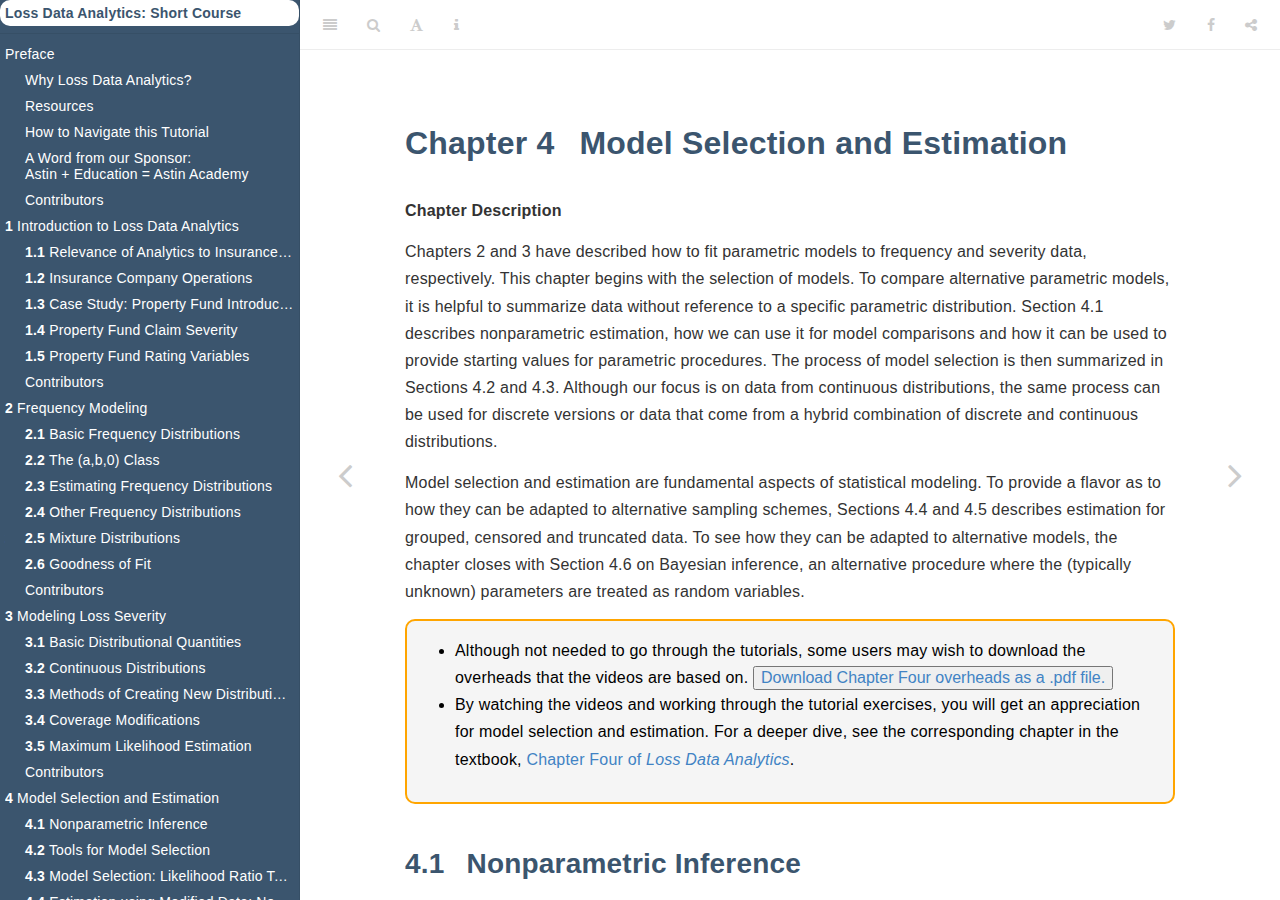
<file: docs/model-selection-and-estimation.html>
<!DOCTYPE html>
<html lang="" xml:lang="">
<head>

  <meta charset="utf-8" />
  <meta http-equiv="X-UA-Compatible" content="IE=edge" />
  <title>Chapter 4 Model Selection and Estimation | Loss Data Analytics: Short Course</title>
  <meta name="description" content="This is an interactive, online, freely available short course. It will contain many interactive objects (quizzes, computer demonstrations, interactive graphs, video, and the like) to promote deeper learning." />
  <meta name="generator" content="bookdown 0.21 and GitBook 2.6.7" />

  <meta property="og:title" content="Chapter 4 Model Selection and Estimation | Loss Data Analytics: Short Course" />
  <meta property="og:type" content="book" />
  
  
  <meta property="og:description" content="This is an interactive, online, freely available short course. It will contain many interactive objects (quizzes, computer demonstrations, interactive graphs, video, and the like) to promote deeper learning." />
  <meta name="github-repo" content="https://github.com/OpenActTexts/LDACourse1" />

  <meta name="twitter:card" content="summary" />
  <meta name="twitter:title" content="Chapter 4 Model Selection and Estimation | Loss Data Analytics: Short Course" />
  
  <meta name="twitter:description" content="This is an interactive, online, freely available short course. It will contain many interactive objects (quizzes, computer demonstrations, interactive graphs, video, and the like) to promote deeper learning." />
  

<meta name="author" content="A short course authored by the Actuarial Community" />



  <meta name="viewport" content="width=device-width, initial-scale=1" />
  <meta name="apple-mobile-web-app-capable" content="yes" />
  <meta name="apple-mobile-web-app-status-bar-style" content="black" />
  
  
<link rel="prev" href="modeling-loss-severity.html"/>
<link rel="next" href="aggregate-loss-models.html"/>
<script src="libs/jquery-2.2.3/jquery.min.js"></script>
<link href="libs/gitbook-2.6.7/css/style.css" rel="stylesheet" />
<link href="libs/gitbook-2.6.7/css/plugin-table.css" rel="stylesheet" />
<link href="libs/gitbook-2.6.7/css/plugin-bookdown.css" rel="stylesheet" />
<link href="libs/gitbook-2.6.7/css/plugin-highlight.css" rel="stylesheet" />
<link href="libs/gitbook-2.6.7/css/plugin-search.css" rel="stylesheet" />
<link href="libs/gitbook-2.6.7/css/plugin-fontsettings.css" rel="stylesheet" />
<link href="libs/gitbook-2.6.7/css/plugin-clipboard.css" rel="stylesheet" />









<script src="libs/accessible-code-block-0.0.1/empty-anchor.js"></script>

<!-- Various toggle functions used throughout --> 
<script language="javascript">
function toggle(id1,id2) {
	var ele = document.getElementById(id1); var text = document.getElementById(id2);
	if (ele.style.display == "block") {ele.style.display = "none"; text.innerHTML = "Show Solution";}
		else {ele.style.display = "block"; text.innerHTML = "Hide Solution";}}
function togglecode(id1,id2) {
   var ele = document.getElementById(id1); var text = document.getElementById(id2);
   if (ele.style.display == "block") {ele.style.display = "none"; text.innerHTML = "Show R Code";}
      else {ele.style.display = "block"; text.innerHTML = "Hide R Code";}}
function toggleEX(id1,id2) {
   var ele = document.getElementById(id1); var text = document.getElementById(id2);
   if (ele.style.display == "block") {ele.style.display = "none"; text.innerHTML = "Show Example";}
      else {ele.style.display = "block"; text.innerHTML = "Hide Example";}}
function toggleTheory(id1,id2) {
   var ele = document.getElementById(id1); var text = document.getElementById(id2);
   if (ele.style.display == "block") {ele.style.display = "none"; text.innerHTML = "Show Theory";}
      else {ele.style.display = "block"; text.innerHTML = "Hide Theory";}}
function toggleQuiz(id1,id2) {
   var ele = document.getElementById(id1); var text = document.getElementById(id2);
   if (ele.style.display == "block") {ele.style.display = "none"; text.innerHTML = "Show Quiz Solution";}
      else {ele.style.display = "block"; text.innerHTML = "Hide Quiz Solution";}}      
</script>

<!-- A few functions for revealing definitions -->
<script language="javascript">
<!--   $( function() {
    $("#tabs").tabs();
  } ); -->

$(document).ready(function(){
    $('[data-toggle="tooltip"]').tooltip();
});

$(document).ready(function(){
    $('[data-toggle="popover"]').popover(); 
});
</script>

<!-- Global site tag (gtag.js) - Google Analytics -->
<script async src="https://www.googletagmanager.com/gtag/js?id=G-K7GRETHNZH"></script>
<script>
  window.dataLayer = window.dataLayer || [];
  function gtag(){dataLayer.push(arguments);}
  gtag('js', new Date());

  gtag('config', 'G-K7GRETHNZH');
</script>
<script language="javascript">
function openTab(evt, tabName) {
    var i, tabcontent, tablinks;
    tabcontent = document.getElementsByClassName("tabcontent");
    for (i = 0; i < tabcontent.length; i++) {
        tabcontent[i].style.display = "none";
    }
    tablinks = document.getElementsByClassName("tablinks");
    for (i = 0; i < tablinks.length; i++) {
        tablinks[i].className = tablinks[i].className.replace(" active", "");
    }
    document.getElementById(tabName).style.display = "block";
    evt.currentTarget.className += " active";
}

// Get the element with id="defaultOpen" and click on it
document.getElementById("defaultOpen").click();
</script>

<script language="javascript">
function toggle(id1,id2) {
	var ele = document.getElementById(id1); var text = document.getElementById(id2);
	if (ele.style.display == "block") {ele.style.display = "none"; text.innerHTML = "Show Solution";}
		else {ele.style.display = "block"; text.innerHTML = "Hide Solution";}}
</script>

<script language="javascript">
function togglecode(id1,id2) {
   var ele = document.getElementById(id1); var text = document.getElementById(id2);
   if (ele.style.display == "block") {ele.style.display = "none"; text.innerHTML = "Show R Code";}
      else {ele.style.display = "block"; text.innerHTML = "Hide R Code";}}
</script>
<script language="javascript">
function toggleEX(id1,id2) {
   var ele = document.getElementById(id1); var text = document.getElementById(id2);
   if (ele.style.display == "block") {ele.style.display = "none"; text.innerHTML = "Show Example";}
      else {ele.style.display = "block"; text.innerHTML = "Hide Example";}}
</script>
<script language="javascript">
function toggleTheory(id1,id2) {
   var ele = document.getElementById(id1); var text = document.getElementById(id2);
   if (ele.style.display == "block") {ele.style.display = "none"; text.innerHTML = "Show Theory";}
      else {ele.style.display = "block"; text.innerHTML = "Hide Theory";}}
</script>

<script language="javascript">
function toggleDet(id1,id2) {
   var ele = document.getElementById(id1); var text = document.getElementById(id2);
   if (ele.style.display == "block") {ele.style.display = "none"; text.innerHTML = "Show Details";}
      else {ele.style.display = "block"; text.innerHTML = "Hide  Details";}}
</script>

<script language="javascript">
$(document).ready(function(){
    $('[data-toggle="tooltip"]').tooltip();
});
</script>


<script>
$(document).ready(function(){
    $('[data-toggle="popover"]').popover(); 
});
</script>


<script src=https://cdn.datacamp.com/datacamp-light-latest.min.js></script>


<style>
/* Rearrange console label */
.datacamp-exercise ol li, .datacamp-exercise ul li {
  margin-bottom: 0em !important;
}

/* Remove bullet marker */
.datacamp-exercise ol li::before, .datacamp-exercise ul li::before {
  content: '' !important;
}
</style>


<script language="javascript">
var submitAnswer = function() {

  var radios = document.getElementsByName('choice');
  var val= "";
  for (var i = 0, length = radios.length; i < length; i++) {
      if (radios[i].checked) {
         val = radios[i].value; 
         break;
       }
  }
  
  if (val == "" ) {
    alert('please select choice answer');
  } else if ( val == "Correct" ) {
    alert('Answer is correct !');
  } else {
    alert('Answer is wrong');
  }
};
</script>


<!-- Global site tag (gtag.js) - Google Analytics -->
<script async src="https://www.googletagmanager.com/gtag/js?id=G-K7GRETHNZH"></script>
<script>
  window.dataLayer = window.dataLayer || [];
  function gtag(){dataLayer.push(arguments);}
  gtag('js', new Date());

  gtag('config', 'G-K7GRETHNZH');
</script>



<link rel="stylesheet" href="style.css" type="text/css" />
</head>

<body>



  <div class="book without-animation with-summary font-size-2 font-family-1" data-basepath=".">

    <div class="book-summary">
      <nav role="navigation">

<ul class="summary">
<li><a href="./">Loss Data Analytics: Short Course</a></li>

<li class="divider"></li>
<li class="chapter" data-level="" data-path="index.html"><a href="index.html"><i class="fa fa-check"></i>Preface</a><ul>
<li class="chapter" data-level="" data-path="index.html"><a href="index.html#why-loss-data-analytics"><i class="fa fa-check"></i>Why Loss Data Analytics?</a></li>
<li class="chapter" data-level="" data-path="index.html"><a href="index.html#resources"><i class="fa fa-check"></i>Resources</a></li>
<li class="chapter" data-level="" data-path="index.html"><a href="index.html#how-to-navigate-this-tutorial"><i class="fa fa-check"></i>How to Navigate this Tutorial</a></li>
<li><a href="index.html#a-word-from-our-sponsor-astin-education-astin-academy">A Word from our Sponsor: <br> Astin + Education = Astin Academy</a></li>
<li class="chapter" data-level="" data-path="index.html"><a href="index.html#contributors"><i class="fa fa-check"></i>Contributors</a></li>
</ul></li>
<li class="chapter" data-level="1" data-path="introduction-to-loss-data-analytics.html"><a href="introduction-to-loss-data-analytics.html"><i class="fa fa-check"></i><b>1</b> Introduction to Loss Data Analytics</a><ul>
<li class="chapter" data-level="1.1" data-path="introduction-to-loss-data-analytics.html"><a href="introduction-to-loss-data-analytics.html#Sec:Intro"><i class="fa fa-check"></i><b>1.1</b> Relevance of Analytics to Insurance Activities</a></li>
<li class="chapter" data-level="1.2" data-path="introduction-to-loss-data-analytics.html"><a href="introduction-to-loss-data-analytics.html#Sec:PredModApps"><i class="fa fa-check"></i><b>1.2</b> Insurance Company Operations</a></li>
<li class="chapter" data-level="1.3" data-path="introduction-to-loss-data-analytics.html"><a href="introduction-to-loss-data-analytics.html#Sec:LGPIF"><i class="fa fa-check"></i><b>1.3</b> Case Study: Property Fund Introduction</a><ul>
<li class="chapter" data-level="1.3.1" data-path="introduction-to-loss-data-analytics.html"><a href="introduction-to-loss-data-analytics.html#exercise.-claim-frequency"><i class="fa fa-check"></i><b>1.3.1</b> Exercise. Claim Frequency</a></li>
</ul></li>
<li class="chapter" data-level="1.4" data-path="introduction-to-loss-data-analytics.html"><a href="introduction-to-loss-data-analytics.html#Sec:PropertyFundSeverity"><i class="fa fa-check"></i><b>1.4</b> Property Fund Claim Severity</a><ul>
<li class="chapter" data-level="1.4.1" data-path="introduction-to-loss-data-analytics.html"><a href="introduction-to-loss-data-analytics.html#exercise.-exploring-claim-severities"><i class="fa fa-check"></i><b>1.4.1</b> Exercise. Exploring Claim Severities</a></li>
<li class="chapter" data-level="1.4.2" data-path="introduction-to-loss-data-analytics.html"><a href="introduction-to-loss-data-analytics.html#exercise.-skewness-of-the-claim-severity-distribution"><i class="fa fa-check"></i><b>1.4.2</b> Exercise. Skewness of the Claim Severity Distribution</a></li>
<li class="chapter" data-level="1.4.3" data-path="introduction-to-loss-data-analytics.html"><a href="introduction-to-loss-data-analytics.html#exercise.-claim-severity-by-year"><i class="fa fa-check"></i><b>1.4.3</b> Exercise. Claim Severity by Year</a></li>
</ul></li>
<li class="chapter" data-level="1.5" data-path="introduction-to-loss-data-analytics.html"><a href="introduction-to-loss-data-analytics.html#Sec:LGPIFRatingVariaables"><i class="fa fa-check"></i><b>1.5</b> Property Fund Rating Variables</a><ul>
<li class="chapter" data-level="1.5.1" data-path="introduction-to-loss-data-analytics.html"><a href="introduction-to-loss-data-analytics.html#Ex:ClaimByType"><i class="fa fa-check"></i><b>1.5.1</b> Exercise. Claim by Entity Type, Fire Class, and No Claim Credit</a></li>
</ul></li>
<li class="chapter" data-level="" data-path="introduction-to-loss-data-analytics.html"><a href="introduction-to-loss-data-analytics.html#contributors-1"><i class="fa fa-check"></i>Contributors</a></li>
</ul></li>
<li class="chapter" data-level="2" data-path="frequency-modeling.html"><a href="frequency-modeling.html"><i class="fa fa-check"></i><b>2</b> Frequency Modeling</a><ul>
<li class="chapter" data-level="2.1" data-path="frequency-modeling.html"><a href="frequency-modeling.html#basic-frequency-distributions"><i class="fa fa-check"></i><b>2.1</b> Basic Frequency Distributions</a><ul>
<li class="chapter" data-level="2.1.1" data-path="frequency-modeling.html"><a href="frequency-modeling.html#exercise.-representing-the-number-of-cyber-events-with-a-binomial-distribution"><i class="fa fa-check"></i><b>2.1.1</b> Exercise. Representing the Number of Cyber Events with a Binomial Distribution</a></li>
<li class="chapter" data-level="2.1.2" data-path="frequency-modeling.html"><a href="frequency-modeling.html#exercise.-representing-the-number-of-cyber-events-with-a-poisson-distribution"><i class="fa fa-check"></i><b>2.1.2</b> Exercise. Representing the Number of Cyber Events with a Poisson Distribution</a></li>
<li class="chapter" data-level="2.1.3" data-path="frequency-modeling.html"><a href="frequency-modeling.html#exercise.-comparing-basic-count-distributions"><i class="fa fa-check"></i><b>2.1.3</b> Exercise. Comparing Basic Count Distributions</a></li>
</ul></li>
<li class="chapter" data-level="2.2" data-path="frequency-modeling.html"><a href="frequency-modeling.html#the-ab0-class"><i class="fa fa-check"></i><b>2.2</b> The (a,b,0) Class</a><ul>
<li class="chapter" data-level="2.2.1" data-path="frequency-modeling.html"><a href="frequency-modeling.html#exercise.-determining-probabilities-recursively"><i class="fa fa-check"></i><b>2.2.1</b> Exercise. Determining Probabilities Recursively</a></li>
<li class="chapter" data-level="2.2.2" data-path="frequency-modeling.html"><a href="frequency-modeling.html#exercise.-reverse-engineering-and-recursive-r-functions"><i class="fa fa-check"></i><b>2.2.2</b> Exercise. Reverse Engineering and Recursive <code>R</code> Functions</a></li>
</ul></li>
<li class="chapter" data-level="2.3" data-path="frequency-modeling.html"><a href="frequency-modeling.html#estimating-frequency-distributions"><i class="fa fa-check"></i><b>2.3</b> Estimating Frequency Distributions</a><ul>
<li class="chapter" data-level="2.3.1" data-path="frequency-modeling.html"><a href="frequency-modeling.html#Ex:CountDataCompression"><i class="fa fa-check"></i><b>2.3.1</b> Exercise. Count Data Compression - 1</a></li>
<li class="chapter" data-level="2.3.2" data-path="frequency-modeling.html"><a href="frequency-modeling.html#exercise.-count-data-compression---2"><i class="fa fa-check"></i><b>2.3.2</b> Exercise. Count Data Compression - 2</a></li>
<li class="chapter" data-level="2.3.3" data-path="frequency-modeling.html"><a href="frequency-modeling.html#exercise.-graphing-likelihoods"><i class="fa fa-check"></i><b>2.3.3</b> Exercise. Graphing Likelihoods</a></li>
<li class="chapter" data-level="2.3.4" data-path="frequency-modeling.html"><a href="frequency-modeling.html#exercise.-fitting-a-binomial-distribution"><i class="fa fa-check"></i><b>2.3.4</b> Exercise. Fitting a Binomial Distribution</a></li>
<li class="chapter" data-level="2.3.5" data-path="frequency-modeling.html"><a href="frequency-modeling.html#Exer:FitNegBinomialDistrn"><i class="fa fa-check"></i><b>2.3.5</b> Exercise. Fitting a Negative Binomial Distribution</a></li>
</ul></li>
<li class="chapter" data-level="2.4" data-path="frequency-modeling.html"><a href="frequency-modeling.html#other-frequency-distributions"><i class="fa fa-check"></i><b>2.4</b> Other Frequency Distributions</a><ul>
<li class="chapter" data-level="2.4.1" data-path="frequency-modeling.html"><a href="frequency-modeling.html#exercise.-the-ab1-distribution-and-its-moments"><i class="fa fa-check"></i><b>2.4.1</b> Exercise. The (<em>a,b</em>,1) Distribution and its Moments</a></li>
</ul></li>
<li class="chapter" data-level="2.5" data-path="frequency-modeling.html"><a href="frequency-modeling.html#mixture-distributions"><i class="fa fa-check"></i><b>2.5</b> Mixture Distributions</a><ul>
<li class="chapter" data-level="2.5.1" data-path="frequency-modeling.html"><a href="frequency-modeling.html#exercise.-mixtures-of-workers-compensation-claims"><i class="fa fa-check"></i><b>2.5.1</b> Exercise. Mixtures of Workers’ Compensation Claims</a></li>
<li class="chapter" data-level="2.5.2" data-path="frequency-modeling.html"><a href="frequency-modeling.html#exercise.-finite-number-of-mixture-distributions"><i class="fa fa-check"></i><b>2.5.2</b> Exercise. Finite Number of Mixture Distributions</a></li>
<li class="chapter" data-level="2.5.3" data-path="frequency-modeling.html"><a href="frequency-modeling.html#exercise.-gamma-mixture-of-poissons"><i class="fa fa-check"></i><b>2.5.3</b> Exercise. Gamma Mixture of Poissons</a></li>
</ul></li>
<li class="chapter" data-level="2.6" data-path="frequency-modeling.html"><a href="frequency-modeling.html#goodness-of-fit"><i class="fa fa-check"></i><b>2.6</b> Goodness of Fit</a><ul>
<li class="chapter" data-level="2.6.1" data-path="frequency-modeling.html"><a href="frequency-modeling.html#exercise.-goodness-of-fit-zero-modified-poisson"><i class="fa fa-check"></i><b>2.6.1</b> Exercise. Goodness of Fit: Zero-Modified Poisson</a></li>
</ul></li>
<li class="chapter" data-level="" data-path="frequency-modeling.html"><a href="frequency-modeling.html#contributors-2"><i class="fa fa-check"></i>Contributors</a></li>
</ul></li>
<li class="chapter" data-level="3" data-path="modeling-loss-severity.html"><a href="modeling-loss-severity.html"><i class="fa fa-check"></i><b>3</b> Modeling Loss Severity</a><ul>
<li class="chapter" data-level="3.1" data-path="modeling-loss-severity.html"><a href="modeling-loss-severity.html#basic-distributional-quantities"><i class="fa fa-check"></i><b>3.1</b> Basic Distributional Quantities</a><ul>
<li class="chapter" data-level="3.1.1" data-path="modeling-loss-severity.html"><a href="modeling-loss-severity.html#exercise.-moments-can-be-misleading"><i class="fa fa-check"></i><b>3.1.1</b> Exercise. Moments Can Be Misleading</a></li>
<li class="chapter" data-level="3.1.2" data-path="modeling-loss-severity.html"><a href="modeling-loss-severity.html#exercise.-determining-boxplots-and-quantiles"><i class="fa fa-check"></i><b>3.1.2</b> Exercise. Determining Boxplots and Quantiles</a></li>
<li class="chapter" data-level="3.1.3" data-path="modeling-loss-severity.html"><a href="modeling-loss-severity.html#exercise.-gamma-moment-generating-function"><i class="fa fa-check"></i><b>3.1.3</b> Exercise. Gamma Moment Generating Function</a></li>
<li class="chapter" data-level="3.1.4" data-path="modeling-loss-severity.html"><a href="modeling-loss-severity.html#exercise.-visualizing-moment-generating-functions"><i class="fa fa-check"></i><b>3.1.4</b> Exercise. Visualizing Moment Generating Functions</a></li>
<li class="chapter" data-level="3.1.5" data-path="modeling-loss-severity.html"><a href="modeling-loss-severity.html#exercise.-determining-moments-using-moment-generating-functions"><i class="fa fa-check"></i><b>3.1.5</b> Exercise. Determining Moments using Moment Generating Functions</a></li>
</ul></li>
<li class="chapter" data-level="3.2" data-path="modeling-loss-severity.html"><a href="modeling-loss-severity.html#continuous-distributions"><i class="fa fa-check"></i><b>3.2</b> Continuous Distributions</a><ul>
<li class="chapter" data-level="3.2.1" data-path="modeling-loss-severity.html"><a href="modeling-loss-severity.html#exercise.-visualizing-a-distribution-using-a-histogram"><i class="fa fa-check"></i><b>3.2.1</b> Exercise. Visualizing a Distribution using a Histogram</a></li>
<li class="chapter" data-level="3.2.2" data-path="modeling-loss-severity.html"><a href="modeling-loss-severity.html#Ex:VisualGamma"><i class="fa fa-check"></i><b>3.2.2</b> Exercise. Visualizing the Gamma Distribution</a></li>
<li class="chapter" data-level="3.2.3" data-path="modeling-loss-severity.html"><a href="modeling-loss-severity.html#Ex:CreateParetoDensityFct"><i class="fa fa-check"></i><b>3.2.3</b> Exercise. Creating a Pareto Density Function</a></li>
</ul></li>
<li class="chapter" data-level="3.3" data-path="modeling-loss-severity.html"><a href="modeling-loss-severity.html#methods-of-creating-new-distributions"><i class="fa fa-check"></i><b>3.3</b> Methods of Creating New Distributions</a><ul>
<li class="chapter" data-level="3.3.1" data-path="modeling-loss-severity.html"><a href="modeling-loss-severity.html#exercise.-using-the-logarithmic-transformation-to-create-a-new-distribution"><i class="fa fa-check"></i><b>3.3.1</b> Exercise. Using the Logarithmic Transformation to Create a New Distribution</a></li>
<li class="chapter" data-level="3.3.2" data-path="modeling-loss-severity.html"><a href="modeling-loss-severity.html#exercise.-creating-a-mixture-distribution"><i class="fa fa-check"></i><b>3.3.2</b> Exercise. Creating a Mixture Distribution</a></li>
</ul></li>
<li class="chapter" data-level="3.4" data-path="modeling-loss-severity.html"><a href="modeling-loss-severity.html#coverage-modifications"><i class="fa fa-check"></i><b>3.4</b> Coverage Modifications</a><ul>
<li class="chapter" data-level="3.4.1" data-path="modeling-loss-severity.html"><a href="modeling-loss-severity.html#exercise.-calculate-moments-of-the-lognormal-distribution"><i class="fa fa-check"></i><b>3.4.1</b> Exercise. Calculate Moments of the Lognormal Distribution</a></li>
<li class="chapter" data-level="3.4.2" data-path="modeling-loss-severity.html"><a href="modeling-loss-severity.html#exercise.-calculate-limited-expected-value-of-the-lognormal-distribution"><i class="fa fa-check"></i><b>3.4.2</b> Exercise. Calculate Limited Expected Value of the Lognormal Distribution</a></li>
<li class="chapter" data-level="3.4.3" data-path="modeling-loss-severity.html"><a href="modeling-loss-severity.html#exercise.-expected-claims-subject-to-a-deductible"><i class="fa fa-check"></i><b>3.4.3</b> Exercise. Expected Claims Subject to a Deductible</a></li>
<li class="chapter" data-level="3.4.4" data-path="modeling-loss-severity.html"><a href="modeling-loss-severity.html#exercise.-expected-claims-subject-to-a-deductible-and-coinsurance"><i class="fa fa-check"></i><b>3.4.4</b> Exercise. Expected Claims Subject to a Deductible and Coinsurance</a></li>
</ul></li>
<li class="chapter" data-level="3.5" data-path="modeling-loss-severity.html"><a href="modeling-loss-severity.html#maximum-likelihood-estimation"><i class="fa fa-check"></i><b>3.5</b> Maximum Likelihood Estimation</a><ul>
<li class="chapter" data-level="3.5.1" data-path="modeling-loss-severity.html"><a href="modeling-loss-severity.html#Ex:MLEPareto"><i class="fa fa-check"></i><b>3.5.1</b> Exercise. Maximum Likelihood Estimation for a Pareto Distribution</a></li>
<li class="chapter" data-level="3.5.2" data-path="modeling-loss-severity.html"><a href="modeling-loss-severity.html#exercise.-finding-standard-errors-for-maximum-likelihood-estimates"><i class="fa fa-check"></i><b>3.5.2</b> Exercise. Finding Standard Errors for Maximum Likelihood Estimates</a></li>
</ul></li>
<li class="chapter" data-level="" data-path="modeling-loss-severity.html"><a href="modeling-loss-severity.html#contributors-3"><i class="fa fa-check"></i>Contributors</a></li>
</ul></li>
<li class="chapter" data-level="4" data-path="model-selection-and-estimation.html"><a href="model-selection-and-estimation.html"><i class="fa fa-check"></i><b>4</b> Model Selection and Estimation</a><ul>
<li class="chapter" data-level="4.1" data-path="model-selection-and-estimation.html"><a href="model-selection-and-estimation.html#Sec:NonInf"><i class="fa fa-check"></i><b>4.1</b> Nonparametric Inference</a><ul>
<li class="chapter" data-level="4.1.1" data-path="model-selection-and-estimation.html"><a href="model-selection-and-estimation.html#exercise.-empirical-distribution-function-and-quartiles-percentiles-and-quantiles"><i class="fa fa-check"></i><b>4.1.1</b> Exercise. Empirical Distribution Function and Quartiles, Percentiles and Quantiles</a></li>
<li class="chapter" data-level="4.1.2" data-path="model-selection-and-estimation.html"><a href="model-selection-and-estimation.html#exercise.-density-estimators"><i class="fa fa-check"></i><b>4.1.2</b> Exercise. Density Estimators</a></li>
<li class="chapter" data-level="4.1.3" data-path="model-selection-and-estimation.html"><a href="model-selection-and-estimation.html#exercise.-comparing-poisson-and-negative-binomial-distributions"><i class="fa fa-check"></i><b>4.1.3</b> Exercise. Comparing Poisson and Negative Binomial Distributions</a></li>
</ul></li>
<li class="chapter" data-level="4.2" data-path="model-selection-and-estimation.html"><a href="model-selection-and-estimation.html#tools-for-model-selection"><i class="fa fa-check"></i><b>4.2</b> Tools for Model Selection</a><ul>
<li class="chapter" data-level="4.2.1" data-path="model-selection-and-estimation.html"><a href="model-selection-and-estimation.html#Ex:PPPlot"><i class="fa fa-check"></i><b>4.2.1</b> Exercise. Probability-Probability (<span class="math inline">\(pp\)</span>) plot</a></li>
<li class="chapter" data-level="4.2.2" data-path="model-selection-and-estimation.html"><a href="model-selection-and-estimation.html#exercise.-quantile-quantile-qq-plot"><i class="fa fa-check"></i><b>4.2.2</b> Exercise. Quantile-Quantile (<span class="math inline">\(qq\)</span>) plot</a></li>
<li class="chapter" data-level="4.2.3" data-path="model-selection-and-estimation.html"><a href="model-selection-and-estimation.html#exercise.-kolmogorov-smirnov-statistic"><i class="fa fa-check"></i><b>4.2.3</b> Exercise. Kolmogorov-Smirnov statistic</a></li>
</ul></li>
<li class="chapter" data-level="4.3" data-path="model-selection-and-estimation.html"><a href="model-selection-and-estimation.html#model-selection-likelihood-ratio-tests-and-goodness-of-fit"><i class="fa fa-check"></i><b>4.3</b> Model Selection: Likelihood Ratio Tests and Goodness of Fit</a></li>
<li class="chapter" data-level="4.4" data-path="model-selection-and-estimation.html"><a href="model-selection-and-estimation.html#estimation-using-modified-data-nonparametric-approach"><i class="fa fa-check"></i><b>4.4</b> Estimation using Modified Data: Nonparametric Approach</a><ul>
<li class="chapter" data-level="4.4.1" data-path="model-selection-and-estimation.html"><a href="model-selection-and-estimation.html#Ex:KMEstimation"><i class="fa fa-check"></i><b>4.4.1</b> Exercise. Kaplan-Meier Estimation based on Censored Data</a></li>
<li class="chapter" data-level="4.4.2" data-path="model-selection-and-estimation.html"><a href="model-selection-and-estimation.html#exercise.-nonparametric-estimation-using-truncated-and-censored-information"><i class="fa fa-check"></i><b>4.4.2</b> Exercise. Nonparametric Estimation using Truncated and Censored Information</a></li>
</ul></li>
<li class="chapter" data-level="4.5" data-path="model-selection-and-estimation.html"><a href="model-selection-and-estimation.html#estimation-using-modified-data-parametric-approach"><i class="fa fa-check"></i><b>4.5</b> Estimation using Modified Data: Parametric Approach</a></li>
<li class="chapter" data-level="4.6" data-path="model-selection-and-estimation.html"><a href="model-selection-and-estimation.html#bayesian-inference"><i class="fa fa-check"></i><b>4.6</b> Bayesian Inference</a><ul>
<li class="chapter" data-level="4.6.1" data-path="model-selection-and-estimation.html"><a href="model-selection-and-estimation.html#visualizing-bayesian-methods"><i class="fa fa-check"></i><b>4.6.1</b> Visualizing Bayesian Methods</a></li>
</ul></li>
<li class="chapter" data-level="" data-path="model-selection-and-estimation.html"><a href="model-selection-and-estimation.html#contributors-4"><i class="fa fa-check"></i>Contributors</a></li>
</ul></li>
<li class="chapter" data-level="5" data-path="aggregate-loss-models.html"><a href="aggregate-loss-models.html"><i class="fa fa-check"></i><b>5</b> Aggregate Loss Models</a><ul>
<li class="chapter" data-level="5.1" data-path="aggregate-loss-models.html"><a href="aggregate-loss-models.html#introduction"><i class="fa fa-check"></i><b>5.1</b> Introduction</a></li>
<li class="chapter" data-level="5.2" data-path="aggregate-loss-models.html"><a href="aggregate-loss-models.html#individual-risk-model"><i class="fa fa-check"></i><b>5.2</b> Individual Risk Model</a><ul>
<li class="chapter" data-level="5.2.1" data-path="aggregate-loss-models.html"><a href="aggregate-loss-models.html#Ex:IRM1"><i class="fa fa-check"></i><b>5.2.1</b> Exercise. Simulating Claim Frequency</a></li>
<li class="chapter" data-level="5.2.2" data-path="aggregate-loss-models.html"><a href="aggregate-loss-models.html#exercise.-individual-risk-model"><i class="fa fa-check"></i><b>5.2.2</b> Exercise. Individual Risk Model</a></li>
</ul></li>
<li class="chapter" data-level="5.3" data-path="aggregate-loss-models.html"><a href="aggregate-loss-models.html#Sec:CollRisk1"><i class="fa fa-check"></i><b>5.3</b> Fitting a Collective Risk Model in Two Parts</a><ul>
<li class="chapter" data-level="5.3.1" data-path="aggregate-loss-models.html"><a href="aggregate-loss-models.html#Ex:FreqCollectRM"><i class="fa fa-check"></i><b>5.3.1</b> Exercise. Estimating the Frequency Component of the Collective Risk Model</a></li>
<li class="chapter" data-level="5.3.2" data-path="aggregate-loss-models.html"><a href="aggregate-loss-models.html#exercise.-estimating-the-severity-component-of-the-collective-risk-model"><i class="fa fa-check"></i><b>5.3.2</b> Exercise. Estimating the Severity Component of the Collective Risk Model</a></li>
</ul></li>
<li class="chapter" data-level="5.4" data-path="aggregate-loss-models.html"><a href="aggregate-loss-models.html#computation-strategies-for-a-collective-risk-model"><i class="fa fa-check"></i><b>5.4</b> Computation Strategies for a Collective Risk Model</a></li>
<li class="chapter" data-level="5.5" data-path="aggregate-loss-models.html"><a href="aggregate-loss-models.html#tweedie-distribution"><i class="fa fa-check"></i><b>5.5</b> Tweedie Distribution</a><ul>
<li class="chapter" data-level="5.5.1" data-path="aggregate-loss-models.html"><a href="aggregate-loss-models.html#exercise.-fitting-a-tweedie-distribution"><i class="fa fa-check"></i><b>5.5.1</b> Exercise. Fitting a Tweedie Distribution</a></li>
</ul></li>
<li class="chapter" data-level="5.6" data-path="aggregate-loss-models.html"><a href="aggregate-loss-models.html#effects-of-coverage-modifications"><i class="fa fa-check"></i><b>5.6</b> Effects of Coverage Modifications</a></li>
<li class="chapter" data-level="" data-path="aggregate-loss-models.html"><a href="aggregate-loss-models.html#contributors-5"><i class="fa fa-check"></i>Contributors</a></li>
</ul></li>
<li class="divider"></li>
<li><a href="https://github.com/OpenActTexts/LDACourse1/" target="blank">LDA Short Course on GitHub</a></li>

</ul>

      </nav>
    </div>

    <div class="book-body">
      <div class="body-inner">
        <div class="book-header" role="navigation">
          <h1>
            <i class="fa fa-circle-o-notch fa-spin"></i><a href="./">Loss Data Analytics: Short Course</a>
          </h1>
        </div>

        <div class="page-wrapper" tabindex="-1" role="main">
          <div class="page-inner">

            <section class="normal" id="section-">
<div id="model-selection-and-estimation" class="section level1">
<h1><span class="header-section-number">Chapter 4</span> Model Selection and Estimation</h1>
<p><strong>Chapter Description</strong></p>
<p>Chapters 2 and 3 have described how to fit parametric models to frequency and severity data, respectively. This chapter begins with the selection of models. To compare alternative parametric models, it is helpful to summarize data without reference to a specific parametric distribution. Section 4.1 describes nonparametric estimation, how we can use it for model comparisons and how it can be used to provide starting values for parametric procedures. The process of model selection is then summarized in Sections 4.2 and 4.3. Although our focus is on data from continuous distributions, the same process can be used for discrete versions or data that come from a hybrid combination of discrete and continuous distributions.</p>
<p>Model selection and estimation are fundamental aspects of statistical modeling. To provide a flavor as to how they can be adapted to alternative sampling schemes, Sections 4.4 and 4.5 describes estimation for grouped, censored and truncated data. To see how they can be adapted to alternative models, the chapter closes with Section 4.6 on Bayesian inference, an alternative procedure where the (typically unknown) parameters are treated as random variables.</p>
<div class="blackbox">
<ul>
<li>Although not needed to go through the tutorials, some users may wish to download the overheads that the videos are based on. <button download><a href="https://raw.githubusercontent.com/OpenActTexts/LDACourse1/main/LDA1.Overheads/LDA1.Chap4.pdf">Download Chapter Four overheads as a .pdf file.</a></button></li>
<li>By watching the videos and working through the tutorial exercises, you will get an appreciation for model selection and estimation. For a deeper dive, see the corresponding chapter in the textbook, <a href="https://openacttexts.github.io/Loss-Data-Analytics/C-ModelSelection.html">Chapter Four of <em>Loss Data Analytics</em></a>.</li>
</ul>
</div>
<div id="Sec:NonInf" class="section level2">
<h2><span class="header-section-number">4.1</span> Nonparametric Inference</h2>
<hr />
<p>In this section, you learn how to:</p>
<ul>
<li>Estimate moments, quantiles, and distributions without reference to a parametric distribution.</li>
</ul>
<hr />
<div id="video-nonparametric-estimation-tools" class="section level4 unnumbered">
<h4>Video: Nonparametric Estimation Tools</h4>
<center>
<iframe id="kaltura_player" src="https://cdnapisec.kaltura.com/p/1660902/sp/166090200/embedIframeJs/uiconf_id/34298521/partner_id/1660902?iframeembed=true&amp;playerId=kaltura_player&amp;entry_id=1_su91og1z&amp;flashvars[streamerType]=auto&amp;flashvars[localizationCode]=en_US&amp;flashvars[leadWithHTML5]=true&amp;flashvars[sideBarContainer.plugin]=true&amp;flashvars[sideBarContainer.position]=left&amp;flashvars[sideBarContainer.clickToClose]=true&amp;flashvars[chapters.plugin]=true&amp;flashvars[chapters.layout]=vertical&amp;flashvars[chapters.thumbnailRotator]=false&amp;flashvars[streamSelector.plugin]=true&amp;flashvars[EmbedPlayer.SpinnerTarget]=videoHolder&amp;flashvars[dualScreen.plugin]=true&amp;flashvars[Kaltura.addCrossoriginToIframe]=true&amp;&amp;wid=1_bfq6m2gp" width="649" height="401" allowfullscreen webkitallowfullscreen mozAllowFullScreen allow="autoplay *; fullscreen *; encrypted-media *" frameborder="0" title="Kaltura Player">
</iframe>
</center>
</div>
<div id="overheads-nonparametric-estimation-tools-click-tab-to-view" class="section level4 unnumbered">
<h4>Overheads: Nonparametric Estimation Tools (Click Tab to View)</h4>
<div class="tab">
<button class="tablinks" onclick="openTab(event, 'Sect41A')">A. Nonparametric Estimation</button>
<button class="tablinks" onclick="openTab(event, 'Sect41B')">B. Moment Estimators</button>
<button class="tablinks" onclick="openTab(event, 'Sect41C')">C. Empirical Cumulative Distribution Function</button>
<button class="tablinks" onclick="openTab(event, 'Sect41D')">D. Empirical Example</button>
<button class="tablinks" onclick="openTab(event, 'Sect41E')">E. Empirical Cumulative Distribution Function of a Toy Example</button>
<button class="tablinks" onclick="openTab(event, 'Sect41F')">F. Smoothed Empirical Percentiles I</button>
<button class="tablinks" onclick="openTab(event, 'Sect41G')">G. Smoothed Empirical Percentiles II</button>
<button class="tablinks" onclick="openTab(event, 'Sect41H')">H. Density Estimators</button>
<button class="tablinks" onclick="openTab(event, 'Sect41I')">I. Uniform Kernel Density Estimator</button>
<button class="tablinks" onclick="openTab(event, 'Sect41J')">J. Kernel Density Estimator</button>
<button class="tablinks" onclick="openTab(event, 'Sect41K')">K. Kernel Density Estimator of a Distribution Function</button><br />
<button class="tablinks" onclick="openTab(event, 'Sect41L')">L. Grouped Data I</button><br />
<button class="tablinks" onclick="openTab(event, 'Sect41M')">M. Grouped Data II</button><br />

</div>
<div id="Sect41A" class="tabcontent">
<span class="topright" onclick="this.parentElement.style.display=&#39;none&#39;">Hide</span>
<iframe src="./Overheads/LDA1.Chap4.pdf#page=3" width="100%" height="400"> </iframe>
</div>
<div id="Sect41B" class="tabcontent">
<span class="topright" onclick="this.parentElement.style.display=&#39;none&#39;">Hide</span>
<iframe src="./Overheads/LDA1.Chap4.pdf#page=4" width="100%" height="400"> </iframe>
</div>
<div id="Sect41C" class="tabcontent">
<span class="topright" onclick="this.parentElement.style.display=&#39;none&#39;">Hide</span>
<iframe src="./Overheads/LDA1.Chap4.pdf#page=5" width="100%" height="400"> </iframe>
</div>
<div id="Sect41D" class="tabcontent">
<span class="topright" onclick="this.parentElement.style.display=&#39;none&#39;">Hide</span>
<iframe src="./Overheads/LDA1.Chap4.pdf#page=6" width="100%" height="400"> </iframe>
</div>
<div id="Sect41E" class="tabcontent">
<span class="topright" onclick="this.parentElement.style.display=&#39;none&#39;">Hide</span>
<iframe src="./Overheads/LDA1.Chap4.pdf#page=7" width="100%" height="400"> </iframe>
</div>
<div id="Sect41F" class="tabcontent">
<span class="topright" onclick="this.parentElement.style.display=&#39;none&#39;">Hide</span>
<iframe src="./Overheads/LDA1.Chap4.pdf#page=8" width="100%" height="400"> </iframe>
</div>
<div id="Sect41G" class="tabcontent">
<span class="topright" onclick="this.parentElement.style.display=&#39;none&#39;">Hide</span>
<iframe src="./Overheads/LDA1.Chap4.pdf#page=9" width="100%" height="400"> </iframe>
</div>
<div id="Sect41H" class="tabcontent">
<span class="topright" onclick="this.parentElement.style.display=&#39;none&#39;">Hide</span>
<iframe src="./Overheads/LDA1.Chap4.pdf#page=10" width="100%" height="400"> </iframe>
</div>
<div id="Sect41I" class="tabcontent">
<span class="topright" onclick="this.parentElement.style.display=&#39;none&#39;">Hide</span>
<iframe src="./Overheads/LDA1.Chap4.pdf#page=11" width="100%" height="400"> </iframe>
</div>
<div id="Sect41J" class="tabcontent">
<span class="topright" onclick="this.parentElement.style.display=&#39;none&#39;">Hide</span>
<iframe src="./Overheads/LDA1.Chap4.pdf#page=12" width="100%" height="400"> </iframe>
</div>
<div id="Sect41K" class="tabcontent">
<span class="topright" onclick="this.parentElement.style.display=&#39;none&#39;">Hide</span>
<iframe src="./Overheads/LDA1.Chap4.pdf#page=13" width="100%" height="400"> </iframe>
</div>
<div id="Sect41L" class="tabcontent">
<span class="topright" onclick="this.parentElement.style.display=&#39;none&#39;">Hide</span>
<iframe src="./Overheads/LDA1.Chap4.pdf#page=14" width="100%" height="400"> </iframe>
</div>
<div id="Sect41M" class="tabcontent">
<span class="topright" onclick="this.parentElement.style.display=&#39;none&#39;">Hide</span>
<iframe src="./Overheads/LDA1.Chap4.pdf#page=15" width="100%" height="400"> </iframe>
</div>
</div>
<div id="exercise.-empirical-distribution-function-and-quartiles-percentiles-and-quantiles" class="section level3">
<h3><span class="header-section-number">4.1.1</span> Exercise. Empirical Distribution Function and Quartiles, Percentiles and Quantiles</h3>
<p><strong>Assignment Text</strong></p>
<p>In this tutorial, you will find empirical (cumulative) distribution and quantiles for the loss. The Wisconsin Property Fund data has already been read into a data frame called <code>Insample</code>. These data consist of claim experience for fund members over the years 2006-2010, inclusive. It includes the claim year <code>Year</code> and claim loss <code>y</code>.</p>
<div class="blackbox">
<p><strong>Instructions</strong></p>
<ul>
<li>Use the function <a href="https://www.rdocumentation.org/packages/stats/versions/3.6.2/topics/ecdf">ecdf()</a> to create the empirical (cumulative) distribution for loss amount <code>y</code> and plot it.</li>
<li>Use the function <a href="https://www.rdocumentation.org/packages/stats/versions/3.6.2/topics/quantile">quantile()</a> to produce sample quantiles corresponding to the given percentiles for each year. Which year has the largest 90th percentile?</li>
</ul>
</div>
<p><br></p>
<div data-datacamp-exercise="" data-height="300" data-encoded="true">
[base64]/XG4jIFBsb3QgZW1waXJpY2FsIGRpc3RyaWJ1dGlvblxucGxvdCg/PylcblxubGlicmFyeShkcGx5cilcbiMgR3JvdXAgZGF0YSBieSB5ZWFyIGFuZCBzdW1tYXJpc2UgZGF0YSB1c2luZyBxdWFudGlsZVxuSW5zYW1wbGUgJT4lIFxuICBncm91cF9ieSg/[base64]/[base64]
</div>
</div>
<div id="exercise.-density-estimators" class="section level3">
<h3><span class="header-section-number">4.1.2</span> Exercise. Density Estimators</h3>
<p><strong>Assignment Text</strong></p>
<p>Nonparametric density estimators, such as the kernel estimator, are regularly used in practice. In this tutorial, We will use the Wisconsin Property Fund data, which already has been read into a data frame called <code>Insample</code>, to plot a histogram and overlay density curves with various density estimators.</p>
<div class="blackbox">
<p><strong>Instructions</strong></p>
<ul>
<li>Plot a histogram of logarithmic loss amount <code>y</code>.</li>
<li>Use the function <a href="https://www.rdocumentation.org/packages/stats/versions/3.6.2/topics/density">density()</a> to compute kernel density estimates.</li>
<li>Overlay density curves on top of the histogram:
<ul>
<li>using a blue thick curve to represent a Gaussian kernel density where the bandwidth was selected automatically using an ad hoc rule based on the sample size and volatility of these data,</li>
<li>using a green thick curve to represent a Gaussian kernel density with a bandwidth equal to 1,</li>
<li>using a red thick curve to represent a triangular kernel density with a bandwidth of 0.1.</li>
</ul></li>
</ul>
</div>
<p><br></p>
<div data-datacamp-exercise="" data-height="300" data-encoded="true">
[base64]/PywgZnJlcT1GQUxTRSlcbiMgR2F1c3NpYW4ga2VybmVsIGRlbnNpdHkgLSBibHVlIGN1cnZlXG5saW5lcyhkZW5zaXR5KD8/LCBjb2w9XCJibHVlXCIsIGx3ZD0yKVxuIyBHYXVzc2lhbiBrZXJuZWwgZGVuc2l0eSB3aXRoIGEgYmFuZHdpZHRoIGVxdWFsIHRvIDEgLSBncmVlbiBjdXJ2ZVxubGluZXMoZGVuc2l0eSg/PywgYnc9Pz8pLCBjb2w9XCJncmVlblwiLCBsd2Q9MilcbiMgVHJpYW5ndWxhciBrZXJuZWwgZGVuc2l0eSB3aXRoIGEgYmFuZHdpZHRoIGVxdWFsIHRvIDAuMSAtIHJlZCBjdXJ2ZVxubGluZXMoZGVuc2l0eSg/Pywga2VybmVsPT8/LCBidz0/[base64]
</div>
</div>
<div id="exercise.-comparing-poisson-and-negative-binomial-distributions" class="section level3">
<h3><span class="header-section-number">4.1.3</span> Exercise. Comparing Poisson and Negative Binomial Distributions</h3>
<p>In this tutorial, you will model claim count data and decide whether a Poisson<span class="math inline">\((\lambda)\)</span> or a negative binomial<span class="math inline">\((r=3,p)\)</span> better fits the data. Because of the number of steps involved, we split this tutorial into several distinct stages.</p>
<p><strong>Assignment Text</strong></p>
<p>The raw data are the number of claims filed by <span class="math inline">\(n=100\)</span> policyholders. Recall that claim count data are discrete and take values <span class="math inline">\(0, 1, 2, \dots\)</span>. So, we consider two discrete probability models. You will apply tools learned in Section <a href="model-selection-and-estimation.html#Sec:NonInf">4.1</a> to make a decision on which model fits these data better.</p>
<p>We start with exploratory data analysis, making graphical and numeric summaries of data before fitting a model.</p>
<div class="blackbox">
<p><strong>Instructions</strong></p>
<ul>
<li>Make a <a href="https://www.rdocumentation.org/packages/base/versions/3.6.2/topics/table">table</a> of the claims counts.</li>
<li>Make a <a href="https://www.rdocumentation.org/packages/base/versions/3.6.2/topics/barplot">barplot</a> to graphically display the claims counts.</li>
<li>Compute the <a href="https://www.rdocumentation.org/packages/base/versions/3.6.2/topics/mean">mean</a> and <a href="http://www.r-tutor.com/elementary-statistics/numerical-measures/variance">variance</a> of the claims count distribution. Based on these, do you think a Poisson or a negative binomial model might be better?</li>
</ul>
</div>
<p><br></p>
<div data-datacamp-exercise="" data-height="300" data-encoded="true">
[base64]/[base64]/XCIpIiwiaGludCI6IlRoZSBvdXRwdXQgZnJvbSB0aGUgPGNvZGU+dGFibGUoKTwvY29kZT4gZnVuY3Rpb24gY2FuIGJlIHVzZWQgYXMgYW4gYXJndW1lbnQgaW4gdGhlIDxjb2RlPmJhcnBsb3QoKTwvY29kZT4gZnVuY3Rpb24ifQ==
</div>
<p>Observe that the distribution is heavily right-skewed, and the sample variance is much larger than the sample mean. You may recall that if <span class="math inline">\(X \sim\)</span> Poisson<span class="math inline">\((\lambda)\)</span>,
<span class="math display">\[
\mathrm{E}(X) = \mathrm{Var}(X) = \lambda.
\]</span>
We would expect the sample mean and sample variance to be roughly equal if the claims data came from the Poisson… our first clue this distribution may not be best!</p>
<div class="blackbox">
<p><strong>Instructions</strong></p>
<ul>
<li>Fit the Poisson distribution by estimating <span class="math inline">\(\lambda\)</span> using maximum likelihood estimation.</li>
<li>Make a <span class="math inline">\(qq\)</span> plot comparing the observed data to the fitted Poisson.</li>
</ul>
<p>Fitting the distribution involves estimating the parameter <span class="math inline">\(\lambda\)</span>. Do you recall the maximum likelihood estimator for a Poisson? If not, this is shown in the companion video for this tutorial.</p>
</div>
<p><br></p>
<div data-datacamp-exercise="" data-height="300" data-encoded="true">
[base64]/LCBwKVxuXG4jIyBNYWtlIGEgcGxvdCAoYW5kIGxhYmVsIGF4ZXMhKVxucGxvdCg/[base64]/[base64]
</div>
<p>Do you notice how the empirical quantiles do not match the model for some of the larger values in the right tail? This plot says the empirical quantiles are too large, that’s why they are above the diagonal line <span class="math inline">\(y=x\)</span>. Our claims data are too right-skewed, and that’s why the <span class="math inline">\(qq\)</span> plot seems off for larger quantiles. Might the negative binomial might be more promising?</p>
<div class="blackbox">
<p><strong>Instructions</strong></p>
<ul>
<li>Fit the negative binomial by using the method of moments estimator to estimate <span class="math inline">\(p\)</span>.</li>
<li>Make a <span class="math inline">\(qq\)</span> plot comparing the observed data to the fitted negative binomial.</li>
</ul>
</div>
<p>To fit the Negative Binomial(<span class="math inline">\(r=3, \beta\)</span>), we need to estimate the parameter <span class="math inline">\(\beta\)</span> using the method of moments. Recall that the probability mass function for a negative binomial (<a href="https://openacttexts.github.io/Loss-Data-Analytics/C-Frequency-Modeling.html#S:important-frequency-distributions">Sec 2.2.3.3 of <em>Loss Data Analytics</em></a>) is
<span class="math display">\[
\Pr(X = k) = \frac{(k+r-1)!}{k!(r-1)!}\left(\frac{1}{1+\beta}\right)^r \left(\frac{\beta}{1+\beta} \right)^k, \hspace{5mm} k=0, 1, ...
\]</span>
with parameters <span class="math inline">\(r\)</span> and <span class="math inline">\(\beta\)</span>. Also recall that in the method of moments we equate the <span class="math inline">\(t^{th}\)</span> sample moment and <span class="math inline">\(t^{th}\)</span> model moment,
<span class="math display">\[ 
\mathrm{E}(X^t) = \frac{1}{n}\sum_{i=1}^{n}x_{i}^t,
\]</span>
where <span class="math inline">\(t=1, 2, ...\)</span>. If we use <span class="math inline">\(t=1\)</span> to equate the first moments, we get the expression
<span class="math display">\[  
\mathrm{E}(X) = r\beta = 3\beta = \overline{x} = 3
\]</span>
Solving the above for <span class="math inline">\(\beta\)</span>, we see <span class="math inline">\(\hat{\beta} = 1\)</span>. Therefore the Negative Binomial(<span class="math inline">\(r=3, \beta=1\)</span>) is the fitted model.</p>
<p>Next, we use <code>R</code> to fit this and make a <span class="math inline">\(qq\)</span> plot. It is important to understand that distributions are not uniquely parameterized, and there can be different conventions across fields, textbooks, and software. Indeed, in <code>R</code> the function  defines the negative binomial as
<span class="math display">\[
\Pr(X = k) = \frac{(k+n-1)!}{(n-1)!k!}p^n(1-p)^k, \hspace{5mm} k=0, 1, ...
\]</span></p>
<p>This matches the definition in the textbook by equating probability <span class="math inline">\(p = \frac{1}{1+\beta}\)</span>, and size <span class="math inline">\(r=n\)</span>. It is very important to carefully consider the parameterization of any distribution you use in <code>R</code>.</p>
<div data-datacamp-exercise="" data-height="300" data-encoded="true">
[base64]/XG5wcj1zZXEoMC4wMSwwLjk5LCBieT0wLjAxKVxucWIgPSBxbmJpbm9tKHByLCBzaXplPT8/LCBwcm9iID0gcClcblxuIyMgY29tcHV0ZSB0aGUgcXVhbnRpbGVzXG5xY2xhaW1zID0gcXVhbnRpbGUoY2xhaW1zLCBwcilcblxucGxvdCg/[base64]/[base64]/[base64]
</div>
<!-- ```{r child = './Quizzes/Quiz41.html', eval = QUIZ} -->
<!-- ``` -->
</div>
</div>
<div id="tools-for-model-selection" class="section level2">
<h2><span class="header-section-number">4.2</span> Tools for Model Selection</h2>
<hr />
<p>In this section, you learn how to:</p>
<ul>
<li>Summarize the data graphically without reference to a parametric distribution.</li>
<li>Determine measures that summarize deviations of a parametric from a nonparametric fit.</li>
<li>Use nonparametric estimators to approximate parameters that can be used to start a parametric estimation procedure.</li>
</ul>
<hr />
<div id="video-tools-for-model-selection" class="section level4 unnumbered">
<h4>Video: Tools for Model Selection</h4>
<center>
<iframe id="kaltura_player" src="https://cdnapisec.kaltura.com/p/1660902/sp/166090200/embedIframeJs/uiconf_id/34298521/partner_id/1660902?iframeembed=true&amp;playerId=kaltura_player&amp;entry_id=1_tcqdwc0i&amp;flashvars[streamerType]=auto&amp;flashvars[localizationCode]=en_US&amp;flashvars[leadWithHTML5]=true&amp;flashvars[sideBarContainer.plugin]=true&amp;flashvars[sideBarContainer.position]=left&amp;flashvars[sideBarContainer.clickToClose]=true&amp;flashvars[chapters.plugin]=true&amp;flashvars[chapters.layout]=vertical&amp;flashvars[chapters.thumbnailRotator]=false&amp;flashvars[streamSelector.plugin]=true&amp;flashvars[EmbedPlayer.SpinnerTarget]=videoHolder&amp;flashvars[dualScreen.plugin]=true&amp;flashvars[Kaltura.addCrossoriginToIframe]=true&amp;&amp;wid=1_jrvuguzf" width="649" height="401" allowfullscreen webkitallowfullscreen mozAllowFullScreen allow="autoplay *; fullscreen *; encrypted-media *" frameborder="0" title="Kaltura Player">
</iframe>
</center>
</div>
<div id="overheads-tools-for-model-selection-click-tab-to-view" class="section level4 unnumbered">
<h4>Overheads: Tools for Model Selection (Click Tab to View)</h4>
<div class="tab">
<button class="tablinks" onclick="openTab(event, 'Sect421A')">A. Comparing Distribution and Density Functions</button>
<button class="tablinks" onclick="openTab(event, 'Sect421B')">B. PP Plot</button>
<button class="tablinks" onclick="openTab(event, 'Sect421C')">C. QQ Plot</button>
<button class="tablinks" onclick="openTab(event, 'Sect421D')">D. Goodness-of-Fit Test</button>
<button class="tablinks" onclick="openTab(event, 'Sect421E')">E. Kolmogorov-Smirnov Test</button>
<button class="tablinks" onclick="openTab(event, 'Sect421F')">F. Chi-Square (χ2) Test</button>
</div>
<div id="Sect421A" class="tabcontent">
<span class="topright" onclick="this.parentElement.style.display=&#39;none&#39;">Hide</span>
<iframe src="./Overheads/LDA1.Chap4.pdf#page=18" width="100%" height="400"> </iframe>
</div>
<div id="Sect421B" class="tabcontent">
<span class="topright" onclick="this.parentElement.style.display=&#39;none&#39;">Hide</span>
<iframe src="./Overheads/LDA1.Chap4.pdf#page=19" width="100%" height="400"> </iframe>
</div>
<div id="Sect421C" class="tabcontent">
<span class="topright" onclick="this.parentElement.style.display=&#39;none&#39;">Hide</span>
<iframe src="./Overheads/LDA1.Chap4.pdf#page=20" width="100%" height="400"> </iframe>
</div>
<div id="Sect421D" class="tabcontent">
<span class="topright" onclick="this.parentElement.style.display=&#39;none&#39;">Hide</span>
<iframe src="./Overheads/LDA1.Chap4.pdf#page=21" width="100%" height="400"> </iframe>
</div>
<div id="Sect421E" class="tabcontent">
<span class="topright" onclick="this.parentElement.style.display=&#39;none&#39;">Hide</span>
<iframe src="./Overheads/LDA1.Chap4.pdf#page=22" width="100%" height="400"> </iframe>
</div>
<div id="Sect421F" class="tabcontent">
<span class="topright" onclick="this.parentElement.style.display=&#39;none&#39;">Hide</span>
<iframe src="./Overheads/LDA1.Chap4.pdf#page=23" width="100%" height="400"> </iframe>
</div>
</div>
<div id="Ex:PPPlot" class="section level3">
<h3><span class="header-section-number">4.2.1</span> Exercise. Probability-Probability (<span class="math inline">\(pp\)</span>) plot</h3>
<p><img src = "ContributorPics/hurdler.png" width = "65" height = "65" style = "float:right; margin-left: 10px; margin-top: 7px" /></p>
<p><strong>Assignment Text</strong></p>
<p>Probability-probability (<span class="math inline">\(pp\)</span>) plots can be used to corroborate the selection of parametric models. The Wisconsin Property Fund data has already been read into a data frame called <code>Insample</code> and we created subset data which contains the positive loss data called <code>positive_loss</code>.</p>
<p>In this tutorial, you will generate <span class="math inline">\(pp\)</span> plots with Gaussian and gamma distribution. Based on the <span class="math inline">\(pp\)</span> plots, which parametric fitted model is closer to the empirical distribution?</p>
<div class="blackbox">
<p><strong>Instructions</strong></p>
<ul>
<li>Use the function <a href="https://www.rdocumentation.org/packages/stats/versions/3.6.2/topics/glm">glm(response~1,data=,family=Gamma(link=log))</a> to fit generalized linear model (<em>glm</em>) with gamma family.
<ul>
<li>Find the shape and rate parameters from the fitted gamma <em>glm</em>. (No action required on your part.)</li>
</ul></li>
<li>Use the function <a href="https://www.rdocumentation.org/packages/stats/versions/3.6.2/topics/glm">glm(response~1,data=,family=gaussian(link=log))</a> to fit generalized linear model (<em>glm</em>) with Gaussian distribution.
<ul>
<li>Find the mean and standard deviation from the fitted Gaussian <em>glm</em>. (No action required on your part.)</li>
</ul></li>
<li>Use the function <a href="https://www.rdocumentation.org/packages/stats/versions/3.6.2/topics/ecdf">ecdf()</a> to create the empirical distribution for positive loss.</li>
<li>Use the function <a href="https://www.rdocumentation.org/packages/Rlab/versions/2.15.1/topics/Gamma">pgamma()</a> to create distribution function for the gamma distribution. Generate a <span class="math inline">\(pp\)</span> plot for the positive loss amount <code>y</code> using the gamma distribution.</li>
<li>Use the function <a href="https://www.rdocumentation.org/packages/stats/versions/3.6.2/topics/Normal">pnorm()</a> to create distribution function for the Gaussian distribution. Generate a <span class="math inline">\(pp\)</span> plot for the positive loss amount <code>y</code> using Gaussian distribution.</li>
</ul>
</div>
<p><br></p>
<div data-datacamp-exercise="" data-height="300" data-encoded="true">
[base64]/PywgZGF0YT0/[base64]/XG4jIGdhbW1hIHBwIHBsb3RcbmdhbW1hIDwtIHBnYW1tYSg/Pywgc2hhcGU9YWxwaGEsIHNjYWxlPXRoZXRhKVxucGxvdCg/PywgZ2FtbWEsIHhsYWI9XCJFbXBpcmljYWwgREZcIiwgeWxhYj1cIkdhbW1hIERGXCIsIGNleD0xKVxuYWJsaW5lKDAsMSlcbiMgZ2F1c3NpYW4gcHAgcGxvdFxuZ2F1c3NpYW4gPC0gcG5vcm0oPz8sIG1lYW49bXUsIHNkPXNpZ21hKVxucGxvdCg/[base64]/[base64]/[base64]/[base64]
</div>
<p><strong>Editorial Note</strong>. This exercise uses the <a href="https://www.rdocumentation.org/packages/stats/versions/3.6.2/topics/glm">glm()</a> function to produce maximum likelihood estimates of certain classes of distributions including the gamma and Gaussian (normal). <a href="https://openacttexts.github.io/Loss-Data-Analytics/C-Severity.html#S:MaxLikeEstimation">Section 3.5 of <em>Loss Data Analytics</em></a> employs a comparable function, <a href="https://www.rdocumentation.org/packages/VGAM/versions/1.1-5/topics/vglm">vlgm()</a>. These functions are even more useful when employed in regression modeling contexts. Although regression modeling is outside the scope of this course, the exercise provides an initial exposure to these functions that are very useful in actuarial practice.</p>
</div>
<div id="exercise.-quantile-quantile-qq-plot" class="section level3">
<h3><span class="header-section-number">4.2.2</span> Exercise. Quantile-Quantile (<span class="math inline">\(qq\)</span>) plot</h3>
<p><strong>Assignment Text</strong></p>
<p>The <span class="math inline">\(pp\)</span> plot shows <em>cumulative</em> distribution functions, discrepancies can sometimes be difficult to detect where a fitted parametric distribution is deficient. As an alternative, it is common to use a quantile-quantile (<span class="math inline">\(qq\)</span>) plot. The Wisconsin Property Fund data has already been read into a data frame called <code>Insample</code> and we also created a subset data which includes only positive loss data called <code>positive_loss</code>. In this exercise, parameter estimates are determined by the method of moments, in contrast to the maximum likelihood approach (with the <code>glm</code> function) taken in Exercise <a href="model-selection-and-estimation.html#Ex:PPPlot">4.2.1</a>. This is approach is simpler and demonstrates an alternative method. Recall that we used the method of moments for the gamma distribution in Exercise <a href="modeling-loss-severity.html#Ex:VisualGamma">3.2.2</a>.</p>
<p>In this tutorial, you will generate <span class="math inline">\(qq\)</span> plots with Gaussian and gamma distribution. Based on the <span class="math inline">\(qq\)</span> plot, which parametric fitted model is closer to the empirical distribution?</p>
<div class="blackbox">
<p><strong>Instructions</strong></p>
<ul>
<li>Find sample size, mean, variance, and standard deviation for the positive loss.</li>
<li>Determine the method of moments estimators for the gamma distribution.</li>
<li>Calculate <code>p_value</code>, a list of probabilities used for plotting quantiles.<br />
</li>
<li>Use the function <a href="https://www.rdocumentation.org/packages/stats/versions/3.6.2/topics/Normal">qnorm()</a> to create the quantiles for the Gaussian distribution. Generate a <span class="math inline">\(qq\)</span> plot for the positive loss amount <code>y</code> using the Gaussian distribution.</li>
<li>Use the function <a href="https://www.rdocumentation.org/packages/Rlab/versions/2.15.1/topics/Gamma">qgamma()</a> to create the quantiles for the gamma distribution. Generate a <span class="math inline">\(qq\)</span> plot for the positive loss amount <code>y</code> using the gamma distribution.</li>
</ul>
</div>
<p><br></p>
<div data-datacamp-exercise="" data-height="300" data-encoded="true">
[base64]/XG4/PyA8LSBzZChwb3NpdGl2ZV9sb3NzJHkpXG4jIGdhbW1hIHNjYWxlIGFuZCBzaGFwZSBwYXJhbWV0ZXIgZXN0aW1hdGVcbnRoZXRhID0gc2ReMi9tZWFuXG5hbHBoYSA9ID8/XG5cbiMgUHJvYmFiaWxpdGllc1xucF92YWx1ZXMgPC0gc2VxKDEvKG4rMSksIG4vKG4rMSksIGJ5PTEvKG4rMSkpXG5cbiMgR2F1c3NpYW4gUVEgUGxvdFxuZ2F1c3NpYW5fcXVhbnRpbGVzIDwtIHFub3JtKHBfdmFsdWVzLCA/[base64]/[base64]/[base64]
</div>
<hr />
</div>
<div id="exercise.-kolmogorov-smirnov-statistic" class="section level3">
<h3><span class="header-section-number">4.2.3</span> Exercise. Kolmogorov-Smirnov statistic</h3>
<p><strong>Assignment Text</strong></p>
<p>For reporting results, it can be effective to supplement the graphical displays with selected statistics that summarize model goodness of fit. For background, you can learn more about the Kolmogorov-Smirnov statistic and other goodness of fit statistics in
<a href="https://openacttexts.github.io/Loss-Data-Analytics/C-ModelSelection.html#S:MS:ToolsModelSelection">Section 4.1.2 of <em>Loss Data Analytics</em></a>.</p>
<p>The Wisconsin Property Fund data has already been read into a data frame called <code>Insample</code>. Previously, we also created a subset, <code>positive_loss</code>, which included only positive losses. Perform Kolmogorov-Smirnov tests.</p>
<div class="blackbox">
<p><strong>Instructions</strong></p>
<ul>
<li>Compare the empirical positive loss amount <code>y</code> distribution to gamma distribution by performing the Kolmogorov-Smirnov test.</li>
<li>Use the function <a href="https://www.rdocumentation.org/packages/dgof/versions/1.2/topics/ks.test">ks.test</a> to perform Kolmogorov-Smirnov test.</li>
</ul>
</div>
<p><br></p>
<div data-datacamp-exercise="" data-height="300" data-encoded="true">
[base64]/LCA/PylcblxuIyBQZXJmb3JtcyBLb2xtb2dvcm92LVNtaXJub3YgdGVzdHNcbmtzLnRlc3QoPz8sID8/[base64]
</div>
</div>
</div>
<div id="model-selection-likelihood-ratio-tests-and-goodness-of-fit" class="section level2">
<h2><span class="header-section-number">4.3</span> Model Selection: Likelihood Ratio Tests and Goodness of Fit</h2>
<div id="video-likelihood-ratio-tests-and-goodness-of-fit" class="section level4 unnumbered">
<h4>Video: Likelihood Ratio Tests and Goodness of Fit</h4>
<center>
<iframe id="kaltura_player" src="https://cdnapisec.kaltura.com/p/1660902/sp/166090200/embedIframeJs/uiconf_id/34298521/partner_id/1660902?iframeembed=true&amp;playerId=kaltura_player&amp;entry_id=1_sepee6wr&amp;flashvars[streamerType]=auto&amp;flashvars[localizationCode]=en_US&amp;flashvars[leadWithHTML5]=true&amp;flashvars[sideBarContainer.plugin]=true&amp;flashvars[sideBarContainer.position]=left&amp;flashvars[sideBarContainer.clickToClose]=true&amp;flashvars[chapters.plugin]=true&amp;flashvars[chapters.layout]=vertical&amp;flashvars[chapters.thumbnailRotator]=false&amp;flashvars[streamSelector.plugin]=true&amp;flashvars[EmbedPlayer.SpinnerTarget]=videoHolder&amp;flashvars[dualScreen.plugin]=true&amp;flashvars[Kaltura.addCrossoriginToIframe]=true&amp;&amp;wid=1_ud4hj85k" width="649" height="401" allowfullscreen webkitallowfullscreen mozAllowFullScreen allow="autoplay *; fullscreen *; encrypted-media *" frameborder="0" title="Kaltura Player">
</iframe>
</center>
</div>
<div id="overheads-likelihood-ratio-tests-and-goodness-of-fit-click-tab-to-view" class="section level4 unnumbered">
<h4>Overheads: Likelihood Ratio Tests and Goodness of Fit (Click Tab to View)</h4>
<div class="tab">
<button class="tablinks" onclick="openTab(event, 'Sect422A')">A. Likelihood Ratio Test</button>
<button class="tablinks" onclick="openTab(event, 'Sect422B')">B. Likelihood Ratio Test Process</button>
<button class="tablinks" onclick="openTab(event, 'Sect422C')">C. Information Criteria: Exam STAM Version</button>
<button class="tablinks" onclick="openTab(event, 'Sect422D')">D. Information Criteria: Alternative Version</button>
</div>
<div id="Sect422A" class="tabcontent">
<span class="topright" onclick="this.parentElement.style.display=&#39;none&#39;">Hide</span>
<iframe src="./Overheads/LDA1.Chap4.pdf#page=26" width="100%" height="400"> </iframe>
</div>
<div id="Sect422B" class="tabcontent">
<span class="topright" onclick="this.parentElement.style.display=&#39;none&#39;">Hide</span>
<iframe src="./Overheads/LDA1.Chap4.pdf#page=27" width="100%" height="400"> </iframe>
</div>
<div id="Sect422C" class="tabcontent">
<span class="topright" onclick="this.parentElement.style.display=&#39;none&#39;">Hide</span>
<iframe src="./Overheads/LDA1.Chap4.pdf#page=28" width="100%" height="400"> </iframe>
</div>
<div id="Sect422D" class="tabcontent">
<span class="topright" onclick="this.parentElement.style.display=&#39;none&#39;">Hide</span>
<iframe src="./Overheads/LDA1.Chap4.pdf#page=29" width="100%" height="400"> </iframe>
</div>
<hr />
<!-- ```{r child = './Quizzes/Quiz42.html', eval = QUIZ} -->
<!-- ``` -->
</div>
</div>
<div id="estimation-using-modified-data-nonparametric-approach" class="section level2">
<h2><span class="header-section-number">4.4</span> Estimation using Modified Data: Nonparametric Approach</h2>
<hr />
<p>In this section, you learn how to:</p>
<ul>
<li>Describe grouped and censored truncated data.</li>
<li>Estimate distributions nonparametrically based on grouped and censored data.</li>
</ul>
<hr />
<div id="video-nonparametric-estimation-using-modified-data" class="section level4 unnumbered">
<h4>Video: Nonparametric Estimation using Modified Data</h4>
<center>
<iframe id="kaltura_player" src="https://cdnapisec.kaltura.com/p/1660902/sp/166090200/embedIframeJs/uiconf_id/34298521/partner_id/1660902?iframeembed=true&amp;playerId=kaltura_player&amp;entry_id=1_2pposnie&amp;flashvars[streamerType]=auto&amp;flashvars[localizationCode]=en_US&amp;flashvars[leadWithHTML5]=true&amp;flashvars[sideBarContainer.plugin]=true&amp;flashvars[sideBarContainer.position]=left&amp;flashvars[sideBarContainer.clickToClose]=true&amp;flashvars[chapters.plugin]=true&amp;flashvars[chapters.layout]=vertical&amp;flashvars[chapters.thumbnailRotator]=false&amp;flashvars[streamSelector.plugin]=true&amp;flashvars[EmbedPlayer.SpinnerTarget]=videoHolder&amp;flashvars[dualScreen.plugin]=true&amp;flashvars[Kaltura.addCrossoriginToIframe]=true&amp;&amp;wid=1_156eapyx" width="649" height="401" allowfullscreen webkitallowfullscreen mozAllowFullScreen allow="autoplay *; fullscreen *; encrypted-media *" frameborder="0" title="Kaltura Player">
</iframe>
</center>
</div>
<div id="overheads-nonparametric-estimation-using-modified-data-click-tab-to-view" class="section level4 unnumbered">
<h4>Overheads: Nonparametric Estimation using Modified Data (Click Tab to View)</h4>
<div class="tab">
<button class="tablinks" onclick="openTab(event, 'Sect431A')">A. Grouped Data</button>
<button class="tablinks" onclick="openTab(event, 'Sect431B')">B. Censored Data</button>
<button class="tablinks" onclick="openTab(event, 'Sect431C')">C. Kaplan-Meier Product Limit Estimator</button>
</div>
<div id="Sect431A" class="tabcontent">
<span class="topright" onclick="this.parentElement.style.display=&#39;none&#39;">Hide</span>
<iframe src="./Overheads/LDA1.Chap4.pdf#page=31" width="100%" height="400"> </iframe>
</div>
<div id="Sect431B" class="tabcontent">
<span class="topright" onclick="this.parentElement.style.display=&#39;none&#39;">Hide</span>
<iframe src="./Overheads/LDA1.Chap4.pdf#page=32" width="100%" height="400"> </iframe>
</div>
<div id="Sect431C" class="tabcontent">
<span class="topright" onclick="this.parentElement.style.display=&#39;none&#39;">Hide</span>
<iframe src="./Overheads/LDA1.Chap4.pdf#page=33" width="100%" height="400"> </iframe>
</div>
</div>
<div id="Ex:KMEstimation" class="section level3">
<h3><span class="header-section-number">4.4.1</span> Exercise. Kaplan-Meier Estimation based on Censored Data</h3>
<p><strong>Assignment Text</strong></p>
<p>This exercise is based on the Wisconsin Property Fund data. These data consist of claim experience for fund members over the years 2006-2010, inclusive. A subset which includes only positive loss data has been read into a data frame called <code>positive_loss</code>. In part because the units of observations are governmental units, there are no upper limits on these policies. So, simply to illustrate coding for censored data, in this exercise we impose an upper limit of 50,000 on the first 100 claims as well as 100,000 on the remainder. (As an analyst, this part of the exercise could be useful to you as you test the sensitivity of policy limits.)</p>
<p>After adding censoring information to the data, we use Kaplan-Meier technique to estimate the claims survival distribution (recall that the survival function is one minus the distribution function).</p>
<div class="blackbox">
<p><strong>Instructions</strong></p>
<ul>
<li>Introduce policy limits as part of the <code>positive_loss</code> data.</li>
<li>Create a new variable, <code>AmountPaid</code>, that is the smaller of the policy limit and the claim amount. In the following sample code, we show how to use the <a href="https://cran.r-project.org/web/packages/dplyr/vignettes/dplyr.html">dplyr</a> data wrangling package.</li>
<li>Also create a binary variable, <code>UnCensored</code>, that is one if the claim is less than or equal to the policy limit, and zero otherwise.</li>
<li>To determine the Kaplan-Meier product limit estimator, use <a href="https://www.rdocumentation.org/packages/survival/versions/2.11-4/topics/survfit">survfit()</a> to estimate the survival function for the right-censored empirical distribution for the positive loss amount <code>y</code>. Plot the result.</li>
</ul>
</div>
<p><br></p>
<div data-datacamp-exercise="" data-height="300" data-encoded="true">
[base64]/[base64]/[base64]
</div>
</div>
<div id="exercise.-nonparametric-estimation-using-truncated-and-censored-information" class="section level3">
<h3><span class="header-section-number">4.4.2</span> Exercise. Nonparametric Estimation using Truncated and Censored Information</h3>
<p>As described in <a href="https://openacttexts.github.io/Loss-Data-Analytics/C-ModelSelection.html#nonparametric-estimation-using-modified-data">Section 4.3.2.2 of <em>Loss Data Analytics</em></a>, it is very common to have data subject to both deductibles and upper limits. As emphasized in the previous exercise, upper limits typically means that the data are censored from the right. Typically, in the presence of deductibles, the data are truncated from the left (that is, we usually don’t see a claim less than the deductible). We make that assumption for this exercise, using the data from Exercise <a href="model-selection-and-estimation.html#Ex:KMEstimation">4.4.1</a> where the deductible variable is called <code>Deduct</code>.</p>
<p>With these modified data, we again estimate the survival distribution. The following code guides you through the estimation using both the Kaplan-Meier Product Limit and the Nelson-Äalen estimators. These methods are described in more detail in <a href="https://openacttexts.github.io/Loss-Data-Analytics/C-ModelSelection.html#nonparametric-estimation-using-modified-data">Section 4.3.2.2 of <em>Loss Data Analytics</em></a>.</p>
<div class="blackbox">
<p><strong>Instructions</strong></p>
<ul>
<li>Calculate and plot the KM estimate of the survival function without deductible information, that is, as in the prior exercise.</li>
<li>Calculate and plot the KM estimate with deductible information.</li>
<li>Calculate and plot the Nelson-Äalen estimate of the survival function without deductible information.</li>
<li>Calculate and plot the Nelson-Äalen estimate with deductible information.</li>
</ul>
</div>
<p><br></p>
<div data-datacamp-exercise="" data-height="300" data-encoded="true">
[base64]/[base64]/PywgdHlwZT1cImZsZW1pbmctaGFycmluZ3RvblwiLCBkYXRhPT8/KVxucGxvdCg/[base64]/IH4gMSwgdHlwZT1cImZsZW1pbmctaGFycmluZ3RvblwiLCBkYXRhPT8/KVxucGxvdCg/[base64]/[base64]/[base64]/[base64]/[base64]
</div>
</div>
</div>
<div id="estimation-using-modified-data-parametric-approach" class="section level2">
<h2><span class="header-section-number">4.5</span> Estimation using Modified Data: Parametric Approach</h2>
<hr />
<p>In this section, you learn how to:</p>
<ul>
<li>Describe grouped and censored truncated data.</li>
<li>Estimate parametric distributions based on grouped, censored,and truncated data.</li>
</ul>
<hr />
<div id="video-parametric-estimation-using-modified-data" class="section level4 unnumbered">
<h4>Video: Parametric Estimation using Modified Data</h4>
<center>
<iframe id="kaltura_player" src="https://cdnapisec.kaltura.com/p/1660902/sp/166090200/embedIframeJs/uiconf_id/34298521/partner_id/1660902?iframeembed=true&amp;playerId=kaltura_player&amp;entry_id=1_sfh9ihwy&amp;flashvars[streamerType]=auto&amp;flashvars[localizationCode]=en_US&amp;flashvars[leadWithHTML5]=true&amp;flashvars[sideBarContainer.plugin]=true&amp;flashvars[sideBarContainer.position]=left&amp;flashvars[sideBarContainer.clickToClose]=true&amp;flashvars[chapters.plugin]=true&amp;flashvars[chapters.layout]=vertical&amp;flashvars[chapters.thumbnailRotator]=false&amp;flashvars[streamSelector.plugin]=true&amp;flashvars[EmbedPlayer.SpinnerTarget]=videoHolder&amp;flashvars[dualScreen.plugin]=true&amp;flashvars[Kaltura.addCrossoriginToIframe]=true&amp;&amp;wid=1_90krq256" width="649" height="401" allowfullscreen webkitallowfullscreen mozAllowFullScreen allow="autoplay *; fullscreen *; encrypted-media *" frameborder="0" title="Kaltura Player">
</iframe>
</center>
</div>
<div id="overheads-parametric-estimation-using-modified-data-click-tab-to-view" class="section level4 unnumbered">
<h4>Overheads: Parametric Estimation using Modified Data (Click Tab to View)</h4>
<div class="tab">
<button class="tablinks" onclick="openTab(event, 'Sect432A')">A. Truncated Data</button>
<button class="tablinks" onclick="openTab(event, 'Sect432B')">B. Maximum Likelihood Estimation with Grouped Data</button>
<button class="tablinks" onclick="openTab(event, 'Sect432C')">C. Censored Data Likelihood I</button>
<button class="tablinks" onclick="openTab(event, 'Sect432D')">D. Censored Data Likelihood II</button>
<button class="tablinks" onclick="openTab(event, 'Sect432E')">E. Maximum Likelihood Estimation Using Censored and Truncated Data I</button>
<button class="tablinks" onclick="openTab(event, 'Sect432F')">F. Maximum Likelihood Estimation Using Censored and Truncated Data II</button>
</div>
<div id="Sect432A" class="tabcontent">
<span class="topright" onclick="this.parentElement.style.display=&#39;none&#39;">Hide</span>
<iframe src="./Overheads/LDA1.Chap4.pdf#page=36" width="100%" height="400"> </iframe>
</div>
<div id="Sect432B" class="tabcontent">
<span class="topright" onclick="this.parentElement.style.display=&#39;none&#39;">Hide</span>
<iframe src="./Overheads/LDA1.Chap4.pdf#page=37" width="100%" height="400"> </iframe>
</div>
<div id="Sect432C" class="tabcontent">
<span class="topright" onclick="this.parentElement.style.display=&#39;none&#39;">Hide</span>
<iframe src="./Overheads/LDA1.Chap4.pdf#page=38" width="100%" height="400"> </iframe>
</div>
<div id="Sect432D" class="tabcontent">
<span class="topright" onclick="this.parentElement.style.display=&#39;none&#39;">Hide</span>
<iframe src="./Overheads/LDA1.Chap4.pdf#page=39" width="100%" height="400"> </iframe>
</div>
<div id="Sect432E" class="tabcontent">
<span class="topright" onclick="this.parentElement.style.display=&#39;none&#39;">Hide</span>
<iframe src="./Overheads/LDA1.Chap4.pdf#page=40" width="100%" height="400"> </iframe>
</div>
<div id="Sect432F" class="tabcontent">
<span class="topright" onclick="this.parentElement.style.display=&#39;none&#39;">Hide</span>
<iframe src="./Overheads/LDA1.Chap4.pdf#page=41" width="100%" height="400"> </iframe>
</div>
<!-- ```{r child = './Quizzes/Quiz43.html', eval = QUIZ} -->
<!-- ``` -->
</div>
</div>
<div id="bayesian-inference" class="section level2">
<h2><span class="header-section-number">4.6</span> Bayesian Inference</h2>
<hr />
<p>In this section, you learn how to:</p>
<ul>
<li>Describe the Bayesian model as an alternative to the frequentist approach and summarize the five components of this modeling approach.</li>
<li>Summarize posterior distributions of parameters and use these posterior distributions to predict new outcomes.</li>
<li>Use conjugate distributions to determine posterior distributions of parameters.</li>
</ul>
<hr />
<div id="video-bayesian-inference" class="section level4 unnumbered">
<h4>Video: Bayesian Inference</h4>
<center>
<iframe id="kaltura_player" src="https://cdnapisec.kaltura.com/p/1660902/sp/166090200/embedIframeJs/uiconf_id/34298521/partner_id/1660902?iframeembed=true&amp;playerId=kaltura_player&amp;entry_id=1_ko3jc8el&amp;flashvars[streamerType]=auto&amp;flashvars[localizationCode]=en_US&amp;flashvars[leadWithHTML5]=true&amp;flashvars[sideBarContainer.plugin]=true&amp;flashvars[sideBarContainer.position]=left&amp;flashvars[sideBarContainer.clickToClose]=true&amp;flashvars[chapters.plugin]=true&amp;flashvars[chapters.layout]=vertical&amp;flashvars[chapters.thumbnailRotator]=false&amp;flashvars[streamSelector.plugin]=true&amp;flashvars[EmbedPlayer.SpinnerTarget]=videoHolder&amp;flashvars[dualScreen.plugin]=true&amp;flashvars[Kaltura.addCrossoriginToIframe]=true&amp;&amp;wid=1_vo11odg9" width="649" height="401" allowfullscreen webkitallowfullscreen mozAllowFullScreen allow="autoplay *; fullscreen *; encrypted-media *" frameborder="0" title="Kaltura Player">
</iframe>
</center>
</div>
<div id="overheads-bayesian-inference-click-tab-to-view" class="section level4 unnumbered">
<h4>Overheads: Bayesian Inference (Click Tab to View)</h4>
<div class="tab">
<button class="tablinks" onclick="openTab(event, 'Sect44A')">A. Bayesian Inference</button>
<button class="tablinks" onclick="openTab(event, 'Sect44B')">B. Bayesian Inference Strengths</button>
<button class="tablinks" onclick="openTab(event, 'Sect44C')">C. Bayesian Model I</button>
<button class="tablinks" onclick="openTab(event, 'Sect44D')">D. Bayesian Model II</button>
<button class="tablinks" onclick="openTab(event, 'Sect44E')">E. Posterior Computation</button>
<button class="tablinks" onclick="openTab(event, 'Sect44F')">F. Poisson–Gamma Conjugate Family</button>
</div>
<div id="Sect44A" class="tabcontent">
<span class="topright" onclick="this.parentElement.style.display=&#39;none&#39;">Hide</span>
<iframe src="./Overheads/LDA1.Chap4.pdf#page=44" width="100%" height="400"> </iframe>
</div>
<div id="Sect44B" class="tabcontent">
<span class="topright" onclick="this.parentElement.style.display=&#39;none&#39;">Hide</span>
<iframe src="./Overheads/LDA1.Chap4.pdf#page=45" width="100%" height="400"> </iframe>
</div>
<div id="Sect44C" class="tabcontent">
<span class="topright" onclick="this.parentElement.style.display=&#39;none&#39;">Hide</span>
<iframe src="./Overheads/LDA1.Chap4.pdf#page=46" width="100%" height="400"> </iframe>
</div>
<div id="Sect44D" class="tabcontent">
<span class="topright" onclick="this.parentElement.style.display=&#39;none&#39;">Hide</span>
<iframe src="./Overheads/LDA1.Chap4.pdf#page=47" width="100%" height="400"> </iframe>
</div>
<div id="Sect44E" class="tabcontent">
<span class="topright" onclick="this.parentElement.style.display=&#39;none&#39;">Hide</span>
<iframe src="./Overheads/LDA1.Chap4.pdf#page=48" width="100%" height="400"> </iframe>
</div>
<div id="Sect44F" class="tabcontent">
<span class="topright" onclick="this.parentElement.style.display=&#39;none&#39;">Hide</span>
<iframe src="./Overheads/LDA1.Chap4.pdf#page=49" width="100%" height="400"> </iframe>
</div>
</div>
<div id="visualizing-bayesian-methods" class="section level3">
<h3><span class="header-section-number">4.6.1</span> Visualizing Bayesian Methods</h3>
<center>
<iframe id="kaltura_player" src="https://cdnapisec.kaltura.com/p/1660902/sp/166090200/embedIframeJs/uiconf_id/34298531/partner_id/1660902?iframeembed=true&amp;playerId=kaltura_player&amp;entry_id=1_yv1ioaxl&amp;flashvars[streamerType]=auto&amp;flashvars[localizationCode]=en_US&amp;flashvars[leadWithHTML5]=true&amp;flashvars[sideBarContainer.plugin]=true&amp;flashvars[sideBarContainer.position]=left&amp;flashvars[sideBarContainer.clickToClose]=true&amp;flashvars[chapters.plugin]=true&amp;flashvars[chapters.layout]=vertical&amp;flashvars[chapters.thumbnailRotator]=false&amp;flashvars[streamSelector.plugin]=true&amp;flashvars[EmbedPlayer.SpinnerTarget]=videoHolder&amp;flashvars[dualScreen.plugin]=true&amp;flashvars[Kaltura.addCrossoriginToIframe]=true&amp;&amp;wid=1_8j9zvdbn" width="649" height="401" allowfullscreen webkitallowfullscreen mozAllowFullScreen allow="autoplay *; fullscreen *; encrypted-media *" frameborder="0" title="Kaltura Player">
</iframe>
</center>
<p><strong>Assignment Text</strong></p>
<p>In this tutorial, we will visually explore the prior and posterior distributions from <a href="https://openacttexts.github.io/Loss-Data-Analytics/C-ModelSelection.html#bayesian-inference">Example 4.4.1 of <em>Loss Data Analytics</em></a>, and explore what would happen if we observed one more observation as well. Recall that for this problem, the prior distribution was
<span class="math display">\[
\pi(q) = q^3/0.07, \hspace{5mm} 0.6 \leq q \leq 0.8.
\]</span></p>
<p>two observations from a Bernoulli(q) were <span class="math inline">\(X_1 = 1, X_2 = 0\)</span>, and the posterior was found (Example 4.4.1) to be
<span class="math display">\[
\pi(q \mid 1,0) = \frac{q^4 - q^5}{0.014069}.
\]</span></p>
<div class="blackbox">
<p><strong>Instructions</strong></p>
<ul>
<li>Make a <a href="https://www.rdocumentation.org/packages/graphics/versions/3.6.2/topics/plot">plot()</a> of the prior distribution.</li>
<li>Think about how you expect the observed data to reshape it to the posterior.</li>
<li>Add the posterior and a legend to your plot, to confirm the influence of the observed data. This requires advanced commands such as <a href="https://www.rdocumentation.org/packages/graphics/versions/3.6.2/topics/lines">lines()</a> and <a href="https://www.rdocumentation.org/packages/graphics/versions/3.6.2/topics/legend">legend()</a>.</li>
</ul>
</div>
<p><br></p>
<div data-datacamp-exercise="" data-height="300" data-encoded="true">
eyJsYW5ndWFnZSI6InIiLCJzYW1wbGUiOiJxID0gc2VxKDAuNiwgMC44LCBieSA9IC4wMSlcbnByaW9yID0gPz9cbnBsb3QoPz8gLCA/[base64]
</div>
<p>Notice that the prior distribution sets the support for <span class="math inline">\(q\)</span>, which is bounded between 0.6 and 0.8. The posterior will necessarily have this same support. Notice also that the prior distribution places more mass for larger values of <span class="math inline">\(q\)</span>. This is saying that prior to observing data, we think larger parameters values near 0.8 are more likely than smaller values near 0.6</p>
<p>The observed data has a claim in year 1 (<span class="math inline">\(X_1 = 1\)</span>) and no claim in year 2 (<span class="math inline">\(X_2 = 0\)</span>). So, we have two independent samples drawn from a Bernoulli(q), and <span class="math inline">\(\overline{X} = 0.5\)</span>. If we were only using the likelihood and a method such as maximum likelihood estimation, we would estimate <span class="math inline">\(\widehat{q} = \overline{X} = 0.5\)</span>. So these data are telling us that values near <span class="math inline">\(q=0.5\)</span> are consistent. But, Bayesian methods blend information from the data with information from the prior to produce a posterior. So, expect that our posterior distribution will place more mass towards smaller values of <span class="math inline">\(q\)</span>, and less towards larger values. Let’s see if that is true.</p>
<div data-datacamp-exercise="" data-height="300" data-encoded="true">
eyJsYW5ndWFnZSI6InIiLCJzYW1wbGUiOiJxID0gc2VxKDAuNiwgMC44LCBieSA9IC4wMSlcbj8/ID0gcV4zLzAuMDdcbnBvc3RlcmlvciA9ID8/XG5cbnBsb3QocSwgcHJpb3IsIGNvbD1cInJlZFwiLCB0eXBlPVwibFwiLCB5bGFiPVwiXCIpXG5saW5lcyhxLCA/PywgY29sPVwiYmx1ZVwiLCB0eXBlPVwibFwiLCBsdHk9MilcbmxlZ2VuZChcInRvcGxlZnRcIixsZWdlbmQ9YyhcIlByaW9yXCIsXCJQb3N0ZXJpb3JcIiksIGNvbD0/[base64]
</div>
<p>Indeed, the posterior has shifted the mass towards lower values, balancing what the data tell us and what the prior tells us. Since this is only two data points, the shift is not especially dramatic.</p>
<p><strong>Assignment Extension</strong></p>
<p>Let’s continue with the prior example, but now imagine we next observe the third year, and there was again no claim, <span class="math inline">\(X_3 = 0\)</span>. We will compute the new posterior distribution, and compare it to the posterior in the previous problem.</p>
<div class="blackbox">
<p><strong>Instructions</strong></p>
<ul>
<li>Make a plot showing the original prior, posterior from example 4.1.1, and posterior for the new case.</li>
</ul>
</div>
<p><br></p>
<p>The posterior distribution after observing three data points is:</p>
<p><span class="math display">\[
\pi(q \mid 1,0,0) \propto f(1\mid q)f(0\mid q)f(0\mid q)\pi(q) = q(1-q)(1-q)q^3 = q^4 - 2q^5 + q^6
\]</span></p>
<p>Recall the posterior is proportional to <span class="math inline">\(q^4 - 2q^5 + q^6\)</span>, so that means
<span class="math display">\[
\pi(q \mid 1,0,0) = c \left(q^4 - 2q^5 + q^6 \right).
\]</span></p>
<p>In order to find the normalizing constant <span class="math inline">\(c\)</span>, we would need to integrate this and make sure the integral is 1:</p>
<p><span class="math display">\[
\begin{array}{ll}
1 &amp;= \int_{q=0.6}^{0.8} c \left(q^4 - 2q^5 + q^6\right)dq\\
 &amp;= c \left(\frac{1}{5}q^5 - \frac{2}{6} q^6 +\frac{1}{7} q^7 \right) \rvert_{q=0.6}^{q=0.8}\\
 &amp;= c \left( 0.0081 - 0.00400 \right)\\
 &amp;= c \left(0.0041 \right)\\ 
 \end{array}
\]</span></p>
<p>Thus, we see the normalizing constant is <span class="math inline">\(c = \frac{1}{.0041}\)</span>. We can now revisit the code and add the new posterior line:</p>
<div data-datacamp-exercise="" data-height="300" data-encoded="true">
eyJsYW5ndWFnZSI6InIiLCJzYW1wbGUiOiJxID0gc2VxKDAuNiwgMC44LCBieSA9IC4wMSlcbnByaW9yID0gcV4zLzAuMDdcbnBvc3Rlcmlvcl9vbGQgPSAocV40IC0gcV41KS8wLjAxNDA2OVxucG9zdGVyaW9yX25ldyA9ID8/[base64]/[base64]/[base64]
</div>
<p>As expected, the new posterior has shifted even more mass towards lower parameter values in the posterior, since <span class="math inline">\(\overline{X} = \frac{1}{3}\)</span> and the data are more consistent with low parameter values for <span class="math inline">\(q\)</span>.</p>
</div>
</div>
<div id="contributors-4" class="section level2 unnumbered">
<h2>Contributors</h2>
<ul>
<li><strong>Authors</strong>. <strong>Rob Erhardt</strong>, Wake Forest University, <strong>Brian Hartman</strong>, Brigham Young University, and <strong>Zhiyu (Frank) Quan</strong>, University of Illinois at Urbana-Champaign, are the principal authors of the initial version of this chapter.</li>
<li><strong>Chapter Maintainers</strong>. Please contact Frank at <a href="mailto:zquan@illinois.edu" class="email">zquan@illinois.edu</a> and/or Jed at <a href="mailto:jfrees@bus.wisc.edu" class="email">jfrees@bus.wisc.edu</a> for chapter comments and suggested improvements.</li>
</ul>

</div>
</div>
            </section>

          </div>
        </div>
      </div>
<a href="modeling-loss-severity.html" class="navigation navigation-prev " aria-label="Previous page"><i class="fa fa-angle-left"></i></a>
<a href="aggregate-loss-models.html" class="navigation navigation-next " aria-label="Next page"><i class="fa fa-angle-right"></i></a>
    </div>
  </div>
<script src="libs/gitbook-2.6.7/js/app.min.js"></script>
<script src="libs/gitbook-2.6.7/js/lunr.js"></script>
<script src="libs/gitbook-2.6.7/js/clipboard.min.js"></script>
<script src="libs/gitbook-2.6.7/js/plugin-search.js"></script>
<script src="libs/gitbook-2.6.7/js/plugin-sharing.js"></script>
<script src="libs/gitbook-2.6.7/js/plugin-fontsettings.js"></script>
<script src="libs/gitbook-2.6.7/js/plugin-bookdown.js"></script>
<script src="libs/gitbook-2.6.7/js/jquery.highlight.js"></script>
<script src="libs/gitbook-2.6.7/js/plugin-clipboard.js"></script>
<script>
gitbook.require(["gitbook"], function(gitbook) {
gitbook.start({
"sharing": {
"github": false,
"facebook": true,
"twitter": true,
"linkedin": false,
"weibo": false,
"instapaper": false,
"vk": false,
"all": ["facebook", "twitter", "linkedin", "weibo", "instapaper"]
},
"fontsettings": {
"theme": "white",
"family": "sans",
"size": 2
},
"edit": {
"link": null,
"text": null
},
"history": {
"link": null,
"text": null
},
"view": {
"link": null,
"text": null
},
"download": null,
"toc": {
"collapse": "subsection"
}
});
});
</script>

<!-- dynamically load mathjax for compatibility with self-contained -->
<script>
  (function () {
    var script = document.createElement("script");
    script.type = "text/javascript";
    var src = "true";
    if (src === "" || src === "true") src = "https://mathjax.rstudio.com/latest/MathJax.js?config=TeX-MML-AM_CHTML";
    if (location.protocol !== "file:")
      if (/^https?:/.test(src))
        src = src.replace(/^https?:/, '');
    script.src = src;
    document.getElementsByTagName("head")[0].appendChild(script);
  })();
</script>
</body>

</html>
</file>
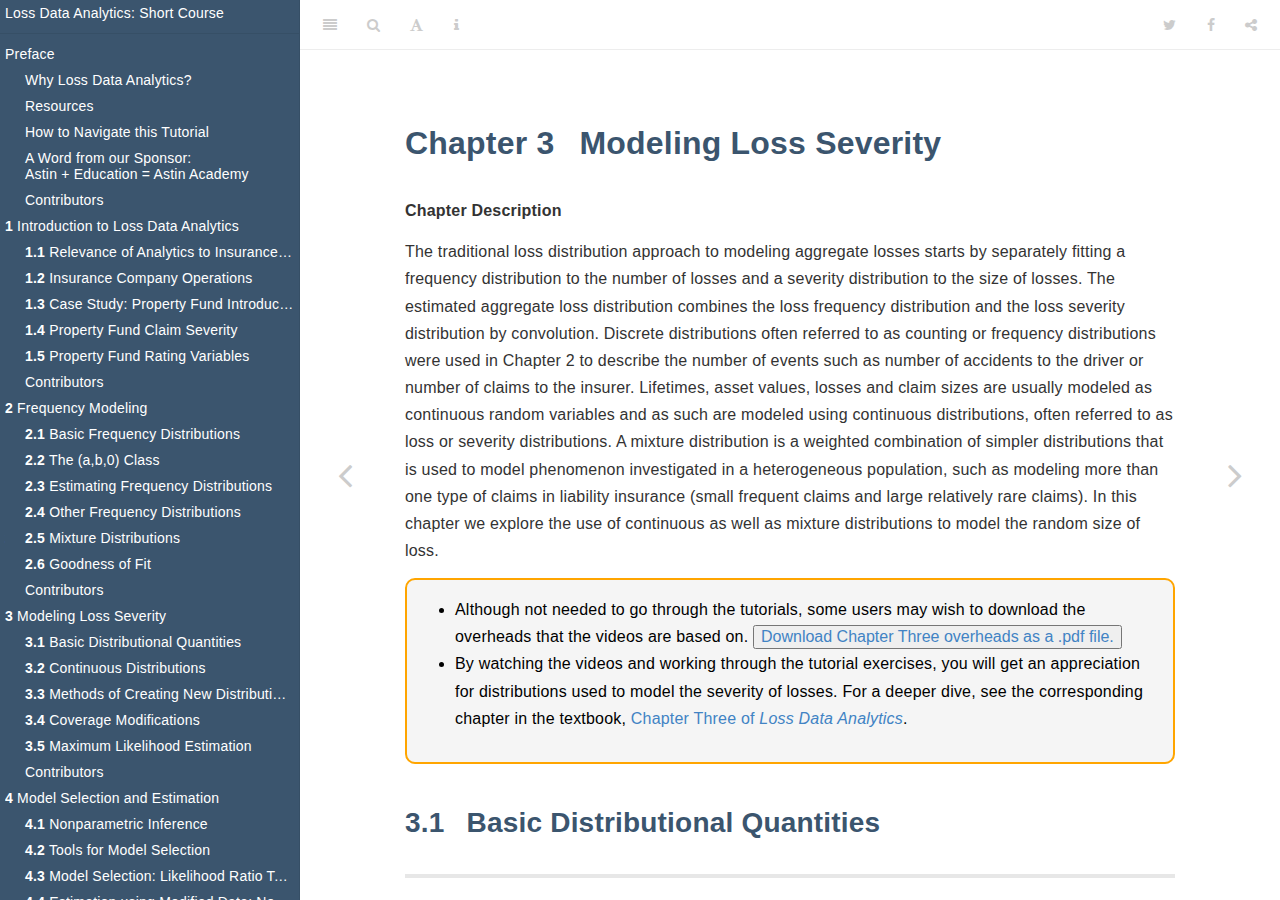
<file: docs/modeling-loss-severity.html>
<!DOCTYPE html>
<html lang="" xml:lang="">
<head>

  <meta charset="utf-8" />
  <meta http-equiv="X-UA-Compatible" content="IE=edge" />
  <title>Chapter 3 Modeling Loss Severity | Loss Data Analytics: Short Course</title>
  <meta name="description" content="This is an interactive, online, freely available short course. It will contain many interactive objects (quizzes, computer demonstrations, interactive graphs, video, and the like) to promote deeper learning." />
  <meta name="generator" content="bookdown 0.21 and GitBook 2.6.7" />

  <meta property="og:title" content="Chapter 3 Modeling Loss Severity | Loss Data Analytics: Short Course" />
  <meta property="og:type" content="book" />
  
  
  <meta property="og:description" content="This is an interactive, online, freely available short course. It will contain many interactive objects (quizzes, computer demonstrations, interactive graphs, video, and the like) to promote deeper learning." />
  <meta name="github-repo" content="https://github.com/OpenActTexts/LDACourse1" />

  <meta name="twitter:card" content="summary" />
  <meta name="twitter:title" content="Chapter 3 Modeling Loss Severity | Loss Data Analytics: Short Course" />
  
  <meta name="twitter:description" content="This is an interactive, online, freely available short course. It will contain many interactive objects (quizzes, computer demonstrations, interactive graphs, video, and the like) to promote deeper learning." />
  

<meta name="author" content="A short course authored by the Actuarial Community" />



  <meta name="viewport" content="width=device-width, initial-scale=1" />
  <meta name="apple-mobile-web-app-capable" content="yes" />
  <meta name="apple-mobile-web-app-status-bar-style" content="black" />
  
  
<link rel="prev" href="frequency-modeling.html"/>
<link rel="next" href="model-selection-and-estimation.html"/>
<script src="libs/jquery-2.2.3/jquery.min.js"></script>
<link href="libs/gitbook-2.6.7/css/style.css" rel="stylesheet" />
<link href="libs/gitbook-2.6.7/css/plugin-table.css" rel="stylesheet" />
<link href="libs/gitbook-2.6.7/css/plugin-bookdown.css" rel="stylesheet" />
<link href="libs/gitbook-2.6.7/css/plugin-highlight.css" rel="stylesheet" />
<link href="libs/gitbook-2.6.7/css/plugin-search.css" rel="stylesheet" />
<link href="libs/gitbook-2.6.7/css/plugin-fontsettings.css" rel="stylesheet" />
<link href="libs/gitbook-2.6.7/css/plugin-clipboard.css" rel="stylesheet" />









<script src="libs/accessible-code-block-0.0.1/empty-anchor.js"></script>

<!-- Various toggle functions used throughout --> 
<script language="javascript">
function toggle(id1,id2) {
	var ele = document.getElementById(id1); var text = document.getElementById(id2);
	if (ele.style.display == "block") {ele.style.display = "none"; text.innerHTML = "Show Solution";}
		else {ele.style.display = "block"; text.innerHTML = "Hide Solution";}}
function togglecode(id1,id2) {
   var ele = document.getElementById(id1); var text = document.getElementById(id2);
   if (ele.style.display == "block") {ele.style.display = "none"; text.innerHTML = "Show R Code";}
      else {ele.style.display = "block"; text.innerHTML = "Hide R Code";}}
function toggleEX(id1,id2) {
   var ele = document.getElementById(id1); var text = document.getElementById(id2);
   if (ele.style.display == "block") {ele.style.display = "none"; text.innerHTML = "Show Example";}
      else {ele.style.display = "block"; text.innerHTML = "Hide Example";}}
function toggleTheory(id1,id2) {
   var ele = document.getElementById(id1); var text = document.getElementById(id2);
   if (ele.style.display == "block") {ele.style.display = "none"; text.innerHTML = "Show Theory";}
      else {ele.style.display = "block"; text.innerHTML = "Hide Theory";}}
function toggleQuiz(id1,id2) {
   var ele = document.getElementById(id1); var text = document.getElementById(id2);
   if (ele.style.display == "block") {ele.style.display = "none"; text.innerHTML = "Show Quiz Solution";}
      else {ele.style.display = "block"; text.innerHTML = "Hide Quiz Solution";}}      
</script>

<!-- A few functions for revealing definitions -->
<script language="javascript">
<!--   $( function() {
    $("#tabs").tabs();
  } ); -->

$(document).ready(function(){
    $('[data-toggle="tooltip"]').tooltip();
});

$(document).ready(function(){
    $('[data-toggle="popover"]').popover(); 
});
</script>

<!-- Global site tag (gtag.js) - Google Analytics -->
<script async src="https://www.googletagmanager.com/gtag/js?id=G-K7GRETHNZH"></script>
<script>
  window.dataLayer = window.dataLayer || [];
  function gtag(){dataLayer.push(arguments);}
  gtag('js', new Date());

  gtag('config', 'G-K7GRETHNZH');
</script>
<script language="javascript">
function openTab(evt, tabName) {
    var i, tabcontent, tablinks;
    tabcontent = document.getElementsByClassName("tabcontent");
    for (i = 0; i < tabcontent.length; i++) {
        tabcontent[i].style.display = "none";
    }
    tablinks = document.getElementsByClassName("tablinks");
    for (i = 0; i < tablinks.length; i++) {
        tablinks[i].className = tablinks[i].className.replace(" active", "");
    }
    document.getElementById(tabName).style.display = "block";
    evt.currentTarget.className += " active";
}

// Get the element with id="defaultOpen" and click on it
document.getElementById("defaultOpen").click();
</script>

<script language="javascript">
function toggle(id1,id2) {
	var ele = document.getElementById(id1); var text = document.getElementById(id2);
	if (ele.style.display == "block") {ele.style.display = "none"; text.innerHTML = "Show Solution";}
		else {ele.style.display = "block"; text.innerHTML = "Hide Solution";}}
</script>

<script language="javascript">
function togglecode(id1,id2) {
   var ele = document.getElementById(id1); var text = document.getElementById(id2);
   if (ele.style.display == "block") {ele.style.display = "none"; text.innerHTML = "Show R Code";}
      else {ele.style.display = "block"; text.innerHTML = "Hide R Code";}}
</script>
<script language="javascript">
function toggleEX(id1,id2) {
   var ele = document.getElementById(id1); var text = document.getElementById(id2);
   if (ele.style.display == "block") {ele.style.display = "none"; text.innerHTML = "Show Example";}
      else {ele.style.display = "block"; text.innerHTML = "Hide Example";}}
</script>
<script language="javascript">
function toggleTheory(id1,id2) {
   var ele = document.getElementById(id1); var text = document.getElementById(id2);
   if (ele.style.display == "block") {ele.style.display = "none"; text.innerHTML = "Show Theory";}
      else {ele.style.display = "block"; text.innerHTML = "Hide Theory";}}
</script>

<script language="javascript">
function toggleDet(id1,id2) {
   var ele = document.getElementById(id1); var text = document.getElementById(id2);
   if (ele.style.display == "block") {ele.style.display = "none"; text.innerHTML = "Show Details";}
      else {ele.style.display = "block"; text.innerHTML = "Hide  Details";}}
</script>

<script language="javascript">
$(document).ready(function(){
    $('[data-toggle="tooltip"]').tooltip();
});
</script>


<script>
$(document).ready(function(){
    $('[data-toggle="popover"]').popover(); 
});
</script>


<script src=https://cdn.datacamp.com/datacamp-light-latest.min.js></script>


<style>
/* Rearrange console label */
.datacamp-exercise ol li, .datacamp-exercise ul li {
  margin-bottom: 0em !important;
}

/* Remove bullet marker */
.datacamp-exercise ol li::before, .datacamp-exercise ul li::before {
  content: '' !important;
}
</style>


<script language="javascript">
var submitAnswer = function() {

  var radios = document.getElementsByName('choice');
  var val= "";
  for (var i = 0, length = radios.length; i < length; i++) {
      if (radios[i].checked) {
         val = radios[i].value; 
         break;
       }
  }
  
  if (val == "" ) {
    alert('please select choice answer');
  } else if ( val == "Correct" ) {
    alert('Answer is correct !');
  } else {
    alert('Answer is wrong');
  }
};
</script>


<!-- Global site tag (gtag.js) - Google Analytics -->
<script async src="https://www.googletagmanager.com/gtag/js?id=G-K7GRETHNZH"></script>
<script>
  window.dataLayer = window.dataLayer || [];
  function gtag(){dataLayer.push(arguments);}
  gtag('js', new Date());

  gtag('config', 'G-K7GRETHNZH');
</script>



<link rel="stylesheet" href="style.css" type="text/css" />
</head>

<body>



  <div class="book without-animation with-summary font-size-2 font-family-1" data-basepath=".">

    <div class="book-summary">
      <nav role="navigation">

<ul class="summary">
<li><a href="./">Loss Data Analytics: Short Course</a></li>

<li class="divider"></li>
<li class="chapter" data-level="" data-path="index.html"><a href="index.html"><i class="fa fa-check"></i>Preface</a><ul>
<li class="chapter" data-level="" data-path="index.html"><a href="index.html#why-loss-data-analytics"><i class="fa fa-check"></i>Why Loss Data Analytics?</a></li>
<li class="chapter" data-level="" data-path="index.html"><a href="index.html#resources"><i class="fa fa-check"></i>Resources</a></li>
<li class="chapter" data-level="" data-path="index.html"><a href="index.html#how-to-navigate-this-tutorial"><i class="fa fa-check"></i>How to Navigate this Tutorial</a></li>
<li><a href="index.html#a-word-from-our-sponsor-astin-education-astin-academy">A Word from our Sponsor: <br> Astin + Education = Astin Academy</a></li>
<li class="chapter" data-level="" data-path="index.html"><a href="index.html#contributors"><i class="fa fa-check"></i>Contributors</a></li>
</ul></li>
<li class="chapter" data-level="1" data-path="introduction-to-loss-data-analytics.html"><a href="introduction-to-loss-data-analytics.html"><i class="fa fa-check"></i><b>1</b> Introduction to Loss Data Analytics</a><ul>
<li class="chapter" data-level="1.1" data-path="introduction-to-loss-data-analytics.html"><a href="introduction-to-loss-data-analytics.html#Sec:Intro"><i class="fa fa-check"></i><b>1.1</b> Relevance of Analytics to Insurance Activities</a></li>
<li class="chapter" data-level="1.2" data-path="introduction-to-loss-data-analytics.html"><a href="introduction-to-loss-data-analytics.html#Sec:PredModApps"><i class="fa fa-check"></i><b>1.2</b> Insurance Company Operations</a></li>
<li class="chapter" data-level="1.3" data-path="introduction-to-loss-data-analytics.html"><a href="introduction-to-loss-data-analytics.html#Sec:LGPIF"><i class="fa fa-check"></i><b>1.3</b> Case Study: Property Fund Introduction</a><ul>
<li class="chapter" data-level="1.3.1" data-path="introduction-to-loss-data-analytics.html"><a href="introduction-to-loss-data-analytics.html#exercise.-claim-frequency"><i class="fa fa-check"></i><b>1.3.1</b> Exercise. Claim Frequency</a></li>
</ul></li>
<li class="chapter" data-level="1.4" data-path="introduction-to-loss-data-analytics.html"><a href="introduction-to-loss-data-analytics.html#Sec:PropertyFundSeverity"><i class="fa fa-check"></i><b>1.4</b> Property Fund Claim Severity</a><ul>
<li class="chapter" data-level="1.4.1" data-path="introduction-to-loss-data-analytics.html"><a href="introduction-to-loss-data-analytics.html#exercise.-exploring-claim-severities"><i class="fa fa-check"></i><b>1.4.1</b> Exercise. Exploring Claim Severities</a></li>
<li class="chapter" data-level="1.4.2" data-path="introduction-to-loss-data-analytics.html"><a href="introduction-to-loss-data-analytics.html#exercise.-skewness-of-the-claim-severity-distribution"><i class="fa fa-check"></i><b>1.4.2</b> Exercise. Skewness of the Claim Severity Distribution</a></li>
<li class="chapter" data-level="1.4.3" data-path="introduction-to-loss-data-analytics.html"><a href="introduction-to-loss-data-analytics.html#exercise.-claim-severity-by-year"><i class="fa fa-check"></i><b>1.4.3</b> Exercise. Claim Severity by Year</a></li>
</ul></li>
<li class="chapter" data-level="1.5" data-path="introduction-to-loss-data-analytics.html"><a href="introduction-to-loss-data-analytics.html#Sec:LGPIFRatingVariaables"><i class="fa fa-check"></i><b>1.5</b> Property Fund Rating Variables</a><ul>
<li class="chapter" data-level="1.5.1" data-path="introduction-to-loss-data-analytics.html"><a href="introduction-to-loss-data-analytics.html#Ex:ClaimByType"><i class="fa fa-check"></i><b>1.5.1</b> Exercise. Claim by Entity Type, Fire Class, and No Claim Credit</a></li>
</ul></li>
<li class="chapter" data-level="" data-path="introduction-to-loss-data-analytics.html"><a href="introduction-to-loss-data-analytics.html#contributors-1"><i class="fa fa-check"></i>Contributors</a></li>
</ul></li>
<li class="chapter" data-level="2" data-path="frequency-modeling.html"><a href="frequency-modeling.html"><i class="fa fa-check"></i><b>2</b> Frequency Modeling</a><ul>
<li class="chapter" data-level="2.1" data-path="frequency-modeling.html"><a href="frequency-modeling.html#basic-frequency-distributions"><i class="fa fa-check"></i><b>2.1</b> Basic Frequency Distributions</a><ul>
<li class="chapter" data-level="2.1.1" data-path="frequency-modeling.html"><a href="frequency-modeling.html#exercise.-representing-the-number-of-cyber-events-with-a-binomial-distribution"><i class="fa fa-check"></i><b>2.1.1</b> Exercise. Representing the Number of Cyber Events with a Binomial Distribution</a></li>
<li class="chapter" data-level="2.1.2" data-path="frequency-modeling.html"><a href="frequency-modeling.html#exercise.-representing-the-number-of-cyber-events-with-a-poisson-distribution"><i class="fa fa-check"></i><b>2.1.2</b> Exercise. Representing the Number of Cyber Events with a Poisson Distribution</a></li>
<li class="chapter" data-level="2.1.3" data-path="frequency-modeling.html"><a href="frequency-modeling.html#exercise.-comparing-basic-count-distributions"><i class="fa fa-check"></i><b>2.1.3</b> Exercise. Comparing Basic Count Distributions</a></li>
</ul></li>
<li class="chapter" data-level="2.2" data-path="frequency-modeling.html"><a href="frequency-modeling.html#the-ab0-class"><i class="fa fa-check"></i><b>2.2</b> The (a,b,0) Class</a><ul>
<li class="chapter" data-level="2.2.1" data-path="frequency-modeling.html"><a href="frequency-modeling.html#exercise.-determining-probabilities-recursively"><i class="fa fa-check"></i><b>2.2.1</b> Exercise. Determining Probabilities Recursively</a></li>
<li class="chapter" data-level="2.2.2" data-path="frequency-modeling.html"><a href="frequency-modeling.html#exercise.-reverse-engineering-and-recursive-r-functions"><i class="fa fa-check"></i><b>2.2.2</b> Exercise. Reverse Engineering and Recursive <code>R</code> Functions</a></li>
</ul></li>
<li class="chapter" data-level="2.3" data-path="frequency-modeling.html"><a href="frequency-modeling.html#estimating-frequency-distributions"><i class="fa fa-check"></i><b>2.3</b> Estimating Frequency Distributions</a><ul>
<li class="chapter" data-level="2.3.1" data-path="frequency-modeling.html"><a href="frequency-modeling.html#Ex:CountDataCompression"><i class="fa fa-check"></i><b>2.3.1</b> Exercise. Count Data Compression - 1</a></li>
<li class="chapter" data-level="2.3.2" data-path="frequency-modeling.html"><a href="frequency-modeling.html#exercise.-count-data-compression---2"><i class="fa fa-check"></i><b>2.3.2</b> Exercise. Count Data Compression - 2</a></li>
<li class="chapter" data-level="2.3.3" data-path="frequency-modeling.html"><a href="frequency-modeling.html#exercise.-graphing-likelihoods"><i class="fa fa-check"></i><b>2.3.3</b> Exercise. Graphing Likelihoods</a></li>
<li class="chapter" data-level="2.3.4" data-path="frequency-modeling.html"><a href="frequency-modeling.html#exercise.-fitting-a-binomial-distribution"><i class="fa fa-check"></i><b>2.3.4</b> Exercise. Fitting a Binomial Distribution</a></li>
<li class="chapter" data-level="2.3.5" data-path="frequency-modeling.html"><a href="frequency-modeling.html#Exer:FitNegBinomialDistrn"><i class="fa fa-check"></i><b>2.3.5</b> Exercise. Fitting a Negative Binomial Distribution</a></li>
</ul></li>
<li class="chapter" data-level="2.4" data-path="frequency-modeling.html"><a href="frequency-modeling.html#other-frequency-distributions"><i class="fa fa-check"></i><b>2.4</b> Other Frequency Distributions</a><ul>
<li class="chapter" data-level="2.4.1" data-path="frequency-modeling.html"><a href="frequency-modeling.html#exercise.-the-ab1-distribution-and-its-moments"><i class="fa fa-check"></i><b>2.4.1</b> Exercise. The (<em>a,b</em>,1) Distribution and its Moments</a></li>
</ul></li>
<li class="chapter" data-level="2.5" data-path="frequency-modeling.html"><a href="frequency-modeling.html#mixture-distributions"><i class="fa fa-check"></i><b>2.5</b> Mixture Distributions</a><ul>
<li class="chapter" data-level="2.5.1" data-path="frequency-modeling.html"><a href="frequency-modeling.html#exercise.-mixtures-of-workers-compensation-claims"><i class="fa fa-check"></i><b>2.5.1</b> Exercise. Mixtures of Workers’ Compensation Claims</a></li>
<li class="chapter" data-level="2.5.2" data-path="frequency-modeling.html"><a href="frequency-modeling.html#exercise.-finite-number-of-mixture-distributions"><i class="fa fa-check"></i><b>2.5.2</b> Exercise. Finite Number of Mixture Distributions</a></li>
<li class="chapter" data-level="2.5.3" data-path="frequency-modeling.html"><a href="frequency-modeling.html#exercise.-gamma-mixture-of-poissons"><i class="fa fa-check"></i><b>2.5.3</b> Exercise. Gamma Mixture of Poissons</a></li>
</ul></li>
<li class="chapter" data-level="2.6" data-path="frequency-modeling.html"><a href="frequency-modeling.html#goodness-of-fit"><i class="fa fa-check"></i><b>2.6</b> Goodness of Fit</a><ul>
<li class="chapter" data-level="2.6.1" data-path="frequency-modeling.html"><a href="frequency-modeling.html#exercise.-goodness-of-fit-zero-modified-poisson"><i class="fa fa-check"></i><b>2.6.1</b> Exercise. Goodness of Fit: Zero-Modified Poisson</a></li>
</ul></li>
<li class="chapter" data-level="" data-path="frequency-modeling.html"><a href="frequency-modeling.html#contributors-2"><i class="fa fa-check"></i>Contributors</a></li>
</ul></li>
<li class="chapter" data-level="3" data-path="modeling-loss-severity.html"><a href="modeling-loss-severity.html"><i class="fa fa-check"></i><b>3</b> Modeling Loss Severity</a><ul>
<li class="chapter" data-level="3.1" data-path="modeling-loss-severity.html"><a href="modeling-loss-severity.html#basic-distributional-quantities"><i class="fa fa-check"></i><b>3.1</b> Basic Distributional Quantities</a><ul>
<li class="chapter" data-level="3.1.1" data-path="modeling-loss-severity.html"><a href="modeling-loss-severity.html#exercise.-moments-can-be-misleading"><i class="fa fa-check"></i><b>3.1.1</b> Exercise. Moments Can Be Misleading</a></li>
<li class="chapter" data-level="3.1.2" data-path="modeling-loss-severity.html"><a href="modeling-loss-severity.html#exercise.-determining-boxplots-and-quantiles"><i class="fa fa-check"></i><b>3.1.2</b> Exercise. Determining Boxplots and Quantiles</a></li>
<li class="chapter" data-level="3.1.3" data-path="modeling-loss-severity.html"><a href="modeling-loss-severity.html#exercise.-gamma-moment-generating-function"><i class="fa fa-check"></i><b>3.1.3</b> Exercise. Gamma Moment Generating Function</a></li>
<li class="chapter" data-level="3.1.4" data-path="modeling-loss-severity.html"><a href="modeling-loss-severity.html#exercise.-visualizing-moment-generating-functions"><i class="fa fa-check"></i><b>3.1.4</b> Exercise. Visualizing Moment Generating Functions</a></li>
<li class="chapter" data-level="3.1.5" data-path="modeling-loss-severity.html"><a href="modeling-loss-severity.html#exercise.-determining-moments-using-moment-generating-functions"><i class="fa fa-check"></i><b>3.1.5</b> Exercise. Determining Moments using Moment Generating Functions</a></li>
</ul></li>
<li class="chapter" data-level="3.2" data-path="modeling-loss-severity.html"><a href="modeling-loss-severity.html#continuous-distributions"><i class="fa fa-check"></i><b>3.2</b> Continuous Distributions</a><ul>
<li class="chapter" data-level="3.2.1" data-path="modeling-loss-severity.html"><a href="modeling-loss-severity.html#exercise.-visualizing-a-distribution-using-a-histogram"><i class="fa fa-check"></i><b>3.2.1</b> Exercise. Visualizing a Distribution using a Histogram</a></li>
<li class="chapter" data-level="3.2.2" data-path="modeling-loss-severity.html"><a href="modeling-loss-severity.html#Ex:VisualGamma"><i class="fa fa-check"></i><b>3.2.2</b> Exercise. Visualizing the Gamma Distribution</a></li>
<li class="chapter" data-level="3.2.3" data-path="modeling-loss-severity.html"><a href="modeling-loss-severity.html#Ex:CreateParetoDensityFct"><i class="fa fa-check"></i><b>3.2.3</b> Exercise. Creating a Pareto Density Function</a></li>
</ul></li>
<li class="chapter" data-level="3.3" data-path="modeling-loss-severity.html"><a href="modeling-loss-severity.html#methods-of-creating-new-distributions"><i class="fa fa-check"></i><b>3.3</b> Methods of Creating New Distributions</a><ul>
<li class="chapter" data-level="3.3.1" data-path="modeling-loss-severity.html"><a href="modeling-loss-severity.html#exercise.-using-the-logarithmic-transformation-to-create-a-new-distribution"><i class="fa fa-check"></i><b>3.3.1</b> Exercise. Using the Logarithmic Transformation to Create a New Distribution</a></li>
<li class="chapter" data-level="3.3.2" data-path="modeling-loss-severity.html"><a href="modeling-loss-severity.html#exercise.-creating-a-mixture-distribution"><i class="fa fa-check"></i><b>3.3.2</b> Exercise. Creating a Mixture Distribution</a></li>
</ul></li>
<li class="chapter" data-level="3.4" data-path="modeling-loss-severity.html"><a href="modeling-loss-severity.html#coverage-modifications"><i class="fa fa-check"></i><b>3.4</b> Coverage Modifications</a><ul>
<li class="chapter" data-level="3.4.1" data-path="modeling-loss-severity.html"><a href="modeling-loss-severity.html#exercise.-calculate-moments-of-the-lognormal-distribution"><i class="fa fa-check"></i><b>3.4.1</b> Exercise. Calculate Moments of the Lognormal Distribution</a></li>
<li class="chapter" data-level="3.4.2" data-path="modeling-loss-severity.html"><a href="modeling-loss-severity.html#exercise.-calculate-limited-expected-value-of-the-lognormal-distribution"><i class="fa fa-check"></i><b>3.4.2</b> Exercise. Calculate Limited Expected Value of the Lognormal Distribution</a></li>
<li class="chapter" data-level="3.4.3" data-path="modeling-loss-severity.html"><a href="modeling-loss-severity.html#exercise.-expected-claims-subject-to-a-deductible"><i class="fa fa-check"></i><b>3.4.3</b> Exercise. Expected Claims Subject to a Deductible</a></li>
<li class="chapter" data-level="3.4.4" data-path="modeling-loss-severity.html"><a href="modeling-loss-severity.html#exercise.-expected-claims-subject-to-a-deductible-and-coinsurance"><i class="fa fa-check"></i><b>3.4.4</b> Exercise. Expected Claims Subject to a Deductible and Coinsurance</a></li>
</ul></li>
<li class="chapter" data-level="3.5" data-path="modeling-loss-severity.html"><a href="modeling-loss-severity.html#maximum-likelihood-estimation"><i class="fa fa-check"></i><b>3.5</b> Maximum Likelihood Estimation</a><ul>
<li class="chapter" data-level="3.5.1" data-path="modeling-loss-severity.html"><a href="modeling-loss-severity.html#Ex:MLEPareto"><i class="fa fa-check"></i><b>3.5.1</b> Exercise. Maximum Likelihood Estimation for a Pareto Distribution</a></li>
<li class="chapter" data-level="3.5.2" data-path="modeling-loss-severity.html"><a href="modeling-loss-severity.html#exercise.-finding-standard-errors-for-maximum-likelihood-estimates"><i class="fa fa-check"></i><b>3.5.2</b> Exercise. Finding Standard Errors for Maximum Likelihood Estimates</a></li>
</ul></li>
<li class="chapter" data-level="" data-path="modeling-loss-severity.html"><a href="modeling-loss-severity.html#contributors-3"><i class="fa fa-check"></i>Contributors</a></li>
</ul></li>
<li class="chapter" data-level="4" data-path="model-selection-and-estimation.html"><a href="model-selection-and-estimation.html"><i class="fa fa-check"></i><b>4</b> Model Selection and Estimation</a><ul>
<li class="chapter" data-level="4.1" data-path="model-selection-and-estimation.html"><a href="model-selection-and-estimation.html#Sec:NonInf"><i class="fa fa-check"></i><b>4.1</b> Nonparametric Inference</a><ul>
<li class="chapter" data-level="4.1.1" data-path="model-selection-and-estimation.html"><a href="model-selection-and-estimation.html#exercise.-empirical-distribution-function-and-quartiles-percentiles-and-quantiles"><i class="fa fa-check"></i><b>4.1.1</b> Exercise. Empirical Distribution Function and Quartiles, Percentiles and Quantiles</a></li>
<li class="chapter" data-level="4.1.2" data-path="model-selection-and-estimation.html"><a href="model-selection-and-estimation.html#exercise.-density-estimators"><i class="fa fa-check"></i><b>4.1.2</b> Exercise. Density Estimators</a></li>
<li class="chapter" data-level="4.1.3" data-path="model-selection-and-estimation.html"><a href="model-selection-and-estimation.html#exercise.-comparing-poisson-and-negative-binomial-distributions"><i class="fa fa-check"></i><b>4.1.3</b> Exercise. Comparing Poisson and Negative Binomial Distributions</a></li>
</ul></li>
<li class="chapter" data-level="4.2" data-path="model-selection-and-estimation.html"><a href="model-selection-and-estimation.html#tools-for-model-selection"><i class="fa fa-check"></i><b>4.2</b> Tools for Model Selection</a><ul>
<li class="chapter" data-level="4.2.1" data-path="model-selection-and-estimation.html"><a href="model-selection-and-estimation.html#Ex:PPPlot"><i class="fa fa-check"></i><b>4.2.1</b> Exercise. Probability-Probability (<span class="math inline">\(pp\)</span>) plot</a></li>
<li class="chapter" data-level="4.2.2" data-path="model-selection-and-estimation.html"><a href="model-selection-and-estimation.html#exercise.-quantile-quantile-qq-plot"><i class="fa fa-check"></i><b>4.2.2</b> Exercise. Quantile-Quantile (<span class="math inline">\(qq\)</span>) plot</a></li>
<li class="chapter" data-level="4.2.3" data-path="model-selection-and-estimation.html"><a href="model-selection-and-estimation.html#exercise.-kolmogorov-smirnov-statistic"><i class="fa fa-check"></i><b>4.2.3</b> Exercise. Kolmogorov-Smirnov statistic</a></li>
</ul></li>
<li class="chapter" data-level="4.3" data-path="model-selection-and-estimation.html"><a href="model-selection-and-estimation.html#model-selection-likelihood-ratio-tests-and-goodness-of-fit"><i class="fa fa-check"></i><b>4.3</b> Model Selection: Likelihood Ratio Tests and Goodness of Fit</a></li>
<li class="chapter" data-level="4.4" data-path="model-selection-and-estimation.html"><a href="model-selection-and-estimation.html#estimation-using-modified-data-nonparametric-approach"><i class="fa fa-check"></i><b>4.4</b> Estimation using Modified Data: Nonparametric Approach</a><ul>
<li class="chapter" data-level="4.4.1" data-path="model-selection-and-estimation.html"><a href="model-selection-and-estimation.html#Ex:KMEstimation"><i class="fa fa-check"></i><b>4.4.1</b> Exercise. Kaplan-Meier Estimation based on Censored Data</a></li>
<li class="chapter" data-level="4.4.2" data-path="model-selection-and-estimation.html"><a href="model-selection-and-estimation.html#exercise.-nonparametric-estimation-using-truncated-and-censored-information"><i class="fa fa-check"></i><b>4.4.2</b> Exercise. Nonparametric Estimation using Truncated and Censored Information</a></li>
</ul></li>
<li class="chapter" data-level="4.5" data-path="model-selection-and-estimation.html"><a href="model-selection-and-estimation.html#estimation-using-modified-data-parametric-approach"><i class="fa fa-check"></i><b>4.5</b> Estimation using Modified Data: Parametric Approach</a></li>
<li class="chapter" data-level="4.6" data-path="model-selection-and-estimation.html"><a href="model-selection-and-estimation.html#bayesian-inference"><i class="fa fa-check"></i><b>4.6</b> Bayesian Inference</a><ul>
<li class="chapter" data-level="4.6.1" data-path="model-selection-and-estimation.html"><a href="model-selection-and-estimation.html#visualizing-bayesian-methods"><i class="fa fa-check"></i><b>4.6.1</b> Visualizing Bayesian Methods</a></li>
</ul></li>
<li class="chapter" data-level="" data-path="model-selection-and-estimation.html"><a href="model-selection-and-estimation.html#contributors-4"><i class="fa fa-check"></i>Contributors</a></li>
</ul></li>
<li class="chapter" data-level="5" data-path="aggregate-loss-models.html"><a href="aggregate-loss-models.html"><i class="fa fa-check"></i><b>5</b> Aggregate Loss Models</a><ul>
<li class="chapter" data-level="5.1" data-path="aggregate-loss-models.html"><a href="aggregate-loss-models.html#introduction"><i class="fa fa-check"></i><b>5.1</b> Introduction</a></li>
<li class="chapter" data-level="5.2" data-path="aggregate-loss-models.html"><a href="aggregate-loss-models.html#individual-risk-model"><i class="fa fa-check"></i><b>5.2</b> Individual Risk Model</a><ul>
<li class="chapter" data-level="5.2.1" data-path="aggregate-loss-models.html"><a href="aggregate-loss-models.html#Ex:IRM1"><i class="fa fa-check"></i><b>5.2.1</b> Exercise. Simulating Claim Frequency</a></li>
<li class="chapter" data-level="5.2.2" data-path="aggregate-loss-models.html"><a href="aggregate-loss-models.html#exercise.-individual-risk-model"><i class="fa fa-check"></i><b>5.2.2</b> Exercise. Individual Risk Model</a></li>
</ul></li>
<li class="chapter" data-level="5.3" data-path="aggregate-loss-models.html"><a href="aggregate-loss-models.html#Sec:CollRisk1"><i class="fa fa-check"></i><b>5.3</b> Fitting a Collective Risk Model in Two Parts</a><ul>
<li class="chapter" data-level="5.3.1" data-path="aggregate-loss-models.html"><a href="aggregate-loss-models.html#Ex:FreqCollectRM"><i class="fa fa-check"></i><b>5.3.1</b> Exercise. Estimating the Frequency Component of the Collective Risk Model</a></li>
<li class="chapter" data-level="5.3.2" data-path="aggregate-loss-models.html"><a href="aggregate-loss-models.html#exercise.-estimating-the-severity-component-of-the-collective-risk-model"><i class="fa fa-check"></i><b>5.3.2</b> Exercise. Estimating the Severity Component of the Collective Risk Model</a></li>
</ul></li>
<li class="chapter" data-level="5.4" data-path="aggregate-loss-models.html"><a href="aggregate-loss-models.html#computation-strategies-for-a-collective-risk-model"><i class="fa fa-check"></i><b>5.4</b> Computation Strategies for a Collective Risk Model</a></li>
<li class="chapter" data-level="5.5" data-path="aggregate-loss-models.html"><a href="aggregate-loss-models.html#tweedie-distribution"><i class="fa fa-check"></i><b>5.5</b> Tweedie Distribution</a><ul>
<li class="chapter" data-level="5.5.1" data-path="aggregate-loss-models.html"><a href="aggregate-loss-models.html#exercise.-fitting-a-tweedie-distribution"><i class="fa fa-check"></i><b>5.5.1</b> Exercise. Fitting a Tweedie Distribution</a></li>
</ul></li>
<li class="chapter" data-level="5.6" data-path="aggregate-loss-models.html"><a href="aggregate-loss-models.html#effects-of-coverage-modifications"><i class="fa fa-check"></i><b>5.6</b> Effects of Coverage Modifications</a></li>
<li class="chapter" data-level="" data-path="aggregate-loss-models.html"><a href="aggregate-loss-models.html#contributors-5"><i class="fa fa-check"></i>Contributors</a></li>
</ul></li>
<li class="divider"></li>
<li><a href="https://github.com/OpenActTexts/LDACourse1/" target="blank">LDA Short Course on GitHub</a></li>

</ul>

      </nav>
    </div>

    <div class="book-body">
      <div class="body-inner">
        <div class="book-header" role="navigation">
          <h1>
            <i class="fa fa-circle-o-notch fa-spin"></i><a href="./">Loss Data Analytics: Short Course</a>
          </h1>
        </div>

        <div class="page-wrapper" tabindex="-1" role="main">
          <div class="page-inner">

            <section class="normal" id="section-">
<div id="modeling-loss-severity" class="section level1">
<h1><span class="header-section-number">Chapter 3</span> Modeling Loss Severity</h1>
<p><strong>Chapter Description</strong></p>
<p>The traditional loss distribution approach to modeling aggregate losses starts by separately fitting a frequency distribution to the number of losses and a severity distribution to the size of losses. The estimated aggregate loss distribution combines the loss frequency distribution and the loss severity distribution by convolution. Discrete distributions often referred to as counting or frequency distributions were used in Chapter 2 to describe the number of events such as number of accidents to the driver or number of claims to the insurer. Lifetimes, asset values, losses and claim sizes are usually modeled as continuous random variables and as such are modeled using continuous distributions, often referred to as loss or severity distributions. A mixture distribution is a weighted combination of simpler distributions that is used to model phenomenon investigated in a heterogeneous population, such as modeling more than one type of claims in liability insurance (small frequent claims and large relatively rare claims). In this chapter we explore the use of continuous as well as mixture distributions to model the random size of loss.</p>
<div class="blackbox">
<ul>
<li>Although not needed to go through the tutorials, some users may wish to download the overheads that the videos are based on. <button download><a href="https://raw.githubusercontent.com/OpenActTexts/LDACourse1/main/LDA1.Overheads/LDA1.Chap3.pdf">Download Chapter Three overheads as a .pdf file.</a></button></li>
<li>By watching the videos and working through the tutorial exercises, you will get an appreciation for distributions used to model the severity of losses. For a deeper dive, see the corresponding chapter in the textbook, <a href="https://openacttexts.github.io/Loss-Data-Analytics/C-Severity.html">Chapter Three of <em>Loss Data Analytics</em></a>.</li>
</ul>
</div>
<div id="basic-distributional-quantities" class="section level2">
<h2><span class="header-section-number">3.1</span> Basic Distributional Quantities</h2>
<hr />
<p>In this section, you learn how to work with some basic distributional quantities:</p>
<ul>
<li>moments,</li>
<li>percentiles, and</li>
<li>generating functions.</li>
</ul>
<hr />
<div id="video-basic-distributional-quantities" class="section level4 unnumbered">
<h4>Video: Basic Distributional Quantities</h4>
<center>
<iframe id="kaltura_player" src="https://cdnapisec.kaltura.com/p/1660902/sp/166090200/embedIframeJs/uiconf_id/25717641/partner_id/1660902?iframeembed=true&amp;playerId=kaltura_player&amp;entry_id=1_8ia95fd4&amp;flashvars[streamerType]=auto&amp;flashvars[localizationCode]=en_US&amp;flashvars[leadWithHTML5]=true&amp;flashvars[sideBarContainer.plugin]=true&amp;flashvars[sideBarContainer.position]=left&amp;flashvars[sideBarContainer.clickToClose]=true&amp;flashvars[chapters.plugin]=true&amp;flashvars[chapters.layout]=vertical&amp;flashvars[chapters.thumbnailRotator]=false&amp;flashvars[streamSelector.plugin]=true&amp;flashvars[EmbedPlayer.SpinnerTarget]=videoHolder&amp;flashvars[dualScreen.plugin]=true&amp;flashvars[Kaltura.addCrossoriginToIframe]=true&amp;&amp;wid=1_xp7qdo73" width="649" height="401" allowfullscreen webkitallowfullscreen mozAllowFullScreen allow="autoplay *; fullscreen *; encrypted-media *" frameborder="0" title="Kaltura Player">
</iframe>
</center>
</div>
<div id="overheads-basic-distributional-quantities-click-tab-to-view" class="section level4 unnumbered">
<h4>Overheads: Basic Distributional Quantities (Click Tab to View)</h4>
<div class="tab">
<button class="tablinks" onclick="openTab(event, 'Sect31A')">A. Overview</button>
<button class="tablinks" onclick="openTab(event, 'Sect31B')">B. Moments – Raw Moments</button>
<button class="tablinks" onclick="openTab(event, 'Sect31C')">C. Moments – Central Moments</button>
<button class="tablinks" onclick="openTab(event, 'Sect31D')">D. Moments – Skewness and Kurtosis</button>
<button class="tablinks" onclick="openTab(event, 'Sect31E')">E. Quantiles</button>
<button class="tablinks" onclick="openTab(event, 'Sect31F')">F. Skewness, Mean, and Median</button>
<button class="tablinks" onclick="openTab(event, 'Sect31G')">G. Moment Generating Function</button>
<button class="tablinks" onclick="openTab(event, 'Sect31H')">H. Probability Generating Function</button>
<button class="tablinks" onclick="openTab(event, 'Sect31I')">I. Exercise for 3.1.1</button>
<button class="tablinks" onclick="openTab(event, 'Sect31J')">J. Exercise for 3.1.2</button>
<button class="tablinks" onclick="openTab(event, 'Sect31K')">K. Boxplot</button>
<button class="tablinks" onclick="openTab(event, 'Sect31L')">L. Exercise for 3.1.3</button>
<button class="tablinks" onclick="openTab(event, 'Sect31M')">M. Review</button>
</div>
<div id="Sect31A" class="tabcontent">
<span class="topright" onclick="this.parentElement.style.display=&#39;none&#39;">Hide</span>
<iframe src="./Overheads/LDA1.Chap3.pdf#page=3" width="100%" height="400"> </iframe>
</div>
<div id="Sect31B" class="tabcontent">
<span class="topright" onclick="this.parentElement.style.display=&#39;none&#39;">Hide</span>
<iframe src="./Overheads/LDA1.Chap3.pdf#page=4" width="100%" height="400"> </iframe>
</div>
<div id="Sect31C" class="tabcontent">
<span class="topright" onclick="this.parentElement.style.display=&#39;none&#39;">Hide</span>
<iframe src="./Overheads/LDA1.Chap3.pdf#page=5" width="100%" height="400"> </iframe>
</div>
<div id="Sect31D" class="tabcontent">
<span class="topright" onclick="this.parentElement.style.display=&#39;none&#39;">Hide</span>
<iframe src="./Overheads/LDA1.Chap3.pdf#page=6" width="100%" height="400"> </iframe>
</div>
<div id="Sect31E" class="tabcontent">
<span class="topright" onclick="this.parentElement.style.display=&#39;none&#39;">Hide</span>
<iframe src="./Overheads/LDA1.Chap3.pdf#page=7" width="100%" height="400"> </iframe>
</div>
<div id="Sect31F" class="tabcontent">
<span class="topright" onclick="this.parentElement.style.display=&#39;none&#39;">Hide</span>
<iframe src="./Overheads/LDA1.Chap3.pdf#page=8" width="100%" height="400"> </iframe>
</div>
<div id="Sect31G" class="tabcontent">
<span class="topright" onclick="this.parentElement.style.display=&#39;none&#39;">Hide</span>
<iframe src="./Overheads/LDA1.Chap3.pdf#page=9" width="100%" height="400"> </iframe>
</div>
<div id="Sect31H" class="tabcontent">
<span class="topright" onclick="this.parentElement.style.display=&#39;none&#39;">Hide</span>
<iframe src="./Overheads/LDA1.Chap3.pdf#page=10" width="100%" height="400"> </iframe>
</div>
<div id="Sect31I" class="tabcontent">
<span class="topright" onclick="this.parentElement.style.display=&#39;none&#39;">Hide</span>
<iframe src="./Overheads/LDA1.Chap3.pdf#page=11" width="100%" height="400"> </iframe>
</div>
<div id="Sect31J" class="tabcontent">
<span class="topright" onclick="this.parentElement.style.display=&#39;none&#39;">Hide</span>
<iframe src="./Overheads/LDA1.Chap3.pdf#page=12" width="100%" height="400"> </iframe>
</div>
<div id="Sect31K" class="tabcontent">
<span class="topright" onclick="this.parentElement.style.display=&#39;none&#39;">Hide</span>
<iframe src="./Overheads/LDA1.Chap3.pdf#page=13" width="100%" height="400"> </iframe>
</div>
<div id="Sect31L" class="tabcontent">
<span class="topright" onclick="this.parentElement.style.display=&#39;none&#39;">Hide</span>
<iframe src="./Overheads/LDA1.Chap3.pdf#page=14" width="100%" height="400"> </iframe>
</div>
<div id="Sect31M" class="tabcontent">
<span class="topright" onclick="this.parentElement.style.display=&#39;none&#39;">Hide</span>
<iframe src="./Overheads/LDA1.Chap3.pdf#page=15" width="100%" height="400"> </iframe>
</div>
</div>
<div id="exercise.-moments-can-be-misleading" class="section level3">
<h3><span class="header-section-number">3.1.1</span> Exercise. Moments Can Be Misleading</h3>
<p><strong>Assignment Text</strong></p>
<p>Anscombe’s quartet is comprised of four datasets with interesting properties related to their moments. You can access the data via <code>data(anscombe)</code>. The four data sets are in the variables <code>y1</code>, <code>y2</code>, <code>y3</code> and <code>y4</code>. There are also associated <code>x</code> values that create interesting properties for regression models fit to the data. We’ll ignore the <code>x</code> values in this section but will use them to develop the plots below.</p>
<p><img src="LDAShortCourse_files/figure-html/anscombe%20plot-1.png" width="672" /></p>
<div class="blackbox">
<p><strong>Instructions</strong></p>
<ul>
<li>Extract the values <code>y1</code>, <code>y2</code>, <code>y3</code> and <code>y4</code> from the <code>anscombe</code> data frame. You will want to extract these as vectors not as single-column data frames.<br />
</li>
<li>Use <a href="https://www.rdocumentation.org/packages/base/versions/3.6.2/topics/summary">summary()</a> to understand the basic distributional properties of <code>y1</code>, <code>y2</code>, <code>y3</code> and <code>y4</code>.</li>
<li>Use <a href="https://www.rdocumentation.org/packages/base/versions/3.6.2/topics/mean">mean()</a> to calculate the first raw moment of <code>y1</code>, <code>y2</code>, <code>y3</code> and <code>y4</code>. Assign the values to <code>Vec_Means</code>.</li>
<li>Use <a href="https://www.rdocumentation.org/packages/base/versions/3.6.2/topics/cor">var()</a> to calculate the second raw moment of <code>y1</code>, <code>y2</code>, <code>y3</code> and <code>y4</code>. You should note that the <code>var()</code> function uses <span class="math inline">\(n-1\)</span> in the denominator to return an estimate of the population variance from the sample. Do you notice anything interesting about the results?</li>
<li>There is no <code>base-R</code> function to calculate the coefficient of skewness. There are several approaches to calculate skewness if you explore the <a href="https://www.rdocumentation.org/packages/e1071/versions/1.7-4/topics/skewness">help()</a> for the <code>type</code> argument of the <code>skewness</code> function from the <a href="https://www.rdocumentation.org/packages/e1071/versions/1.7-7">e1071</a> package. We will not use this package, but instead we will we calculate the equivalent of <code>type = 3</code> skewness using <a href="https://www.rdocumentation.org/packages/base/versions/3.6.2/topics/sd">sd()</a> in the denominator.</li>
</ul>
</div>
<p><br></p>
<div data-datacamp-exercise="" data-height="300" data-encoded="true">
[base64]/KSApIFxuKCBTdW0zIDwtIHN1bW1hcnkoYW5zY29tYmUkPz8pICkgXG4oIFN1bTQgPC0gc3VtbWFyeShhbnNjb21iZSQ/PykgKSBcbiMgVmVjdG9yIG9mIG1lYW5zXG4oIFZlY01lYW4gPC0gYyhtZWFuKGFuc2NvbWJlJHkxKSwgbWVhbihhbnNjb21iZSQ/PyksIG1lYW4oYW5zY29tYmUkPz8pLFxuICBtZWFuKGFuc2NvbWJlJD8/KSkgKVxuIyBWZWN0b3Igb2YgdmFyaWFuY2VzXG4oIFZlY1ZhciA8LSBjKHZhcihhbnNjb21iZSQ/PyksIHZhcihhbnNjb21iZSR5MiksIHZhcihhbnNjb21iZSR5MyksXG4gIHZhcihhbnNjb21iZSQ/PykpIClcbiMgU2tld25lc3MgbWVhc3VyZVxueTFfc2tldyA8LSBtZWFuKCg/PyAtIG1lYW4oPz8pKV4/PykgLyBzZCg/PykgXiA/[base64]/XCJcbkVycm9yMWIgPC0gXCJEaWQgeW91IGNhbGwgdGhlIGZ1bmN0aW9uIGBzdW1tYXJ5YCBmb3IgeTI/XCJcbkVycm9yMWMgPC0gXCJEaWQgeW91IGNhbGwgdGhlIGZ1bmN0aW9uIGBzdW1tYXJ5YCBmb3IgeTM/XCJcbkVycm9yMWQgPC0gXCJEaWQgeW91IGNhbGwgdGhlIGZ1bmN0aW9uIGBzdW1tYXJ5YCBmb3IgeTQ/XCJcblxuRXJyb3IyIDwtIFwiRGlkIHlvdSBjb3JyZWN0bHkgc3BlY2lmeSB0aGUgYXJndW1lbnRzIG9mIHRoZSBgbWVhbmAgZnVuY3Rpb24/[base64]
</div>
</div>
<div id="exercise.-determining-boxplots-and-quantiles" class="section level3">
<h3><span class="header-section-number">3.1.2</span> Exercise. Determining Boxplots and Quantiles</h3>
<p><strong>Assignment Text</strong></p>
<p>The <a href="https://www.rdocumentation.org/packages/graphics/versions/3.6.2/topics/boxplot">boxplot()</a> function produces box-and-whisker plots. Specifically, the <code>boxplot()</code> function returns certain statistics and produces a plot as a side effect. Explore the documentation to understand the values returned. In particular review the information returned by the <code>stats</code> attribute of this object.</p>
<p>The Wisconsin Property Fund data has already been read into a data frame called <code>Insample</code>. These data consist of claim experience for fund members over the years 2006-2010, inclusive. It includes claim values <code>y</code> as well as the claim year <code>Year</code>. For this exercise we will work with the natural logarithm of the claim values which are in the <code>lny</code> variable. The data have been filtered to exclude zero claims and then saved into a data frame named <code>Insample_nz</code>.</p>
<div class="blackbox">
<p><strong>Instructions</strong></p>
<ul>
<li>We start with code to generate the boxplot. Note that <code>R</code> creates the boxplot as a side effect while returning information about the data. (<code>R</code> does not print the information to the console by default. You will have to assign the return of the boxplot function to an object to access.)</li>
<li>What is the class of the object returned by the boxplot function?<br />
</li>
<li>Access the <code>stats</code> attribute of the object returned and check that the third column provides results for year 2008.</li>
<li>Create a global variable, named <code>lny_2008</code>, for logarithmic claims corresponding to year 2008.</li>
<li>Use the <a href="https://www.rdocumentation.org/packages/stats/versions/3.6.2/topics/quantile">quantile()</a> function and replicate the “hinge” values for the 2008 box. (We ignore the values returned for the whiskers as they are not a function of the quantiles of the distribution.)<br />
</li>
<li><strong>Follow up.</strong> We selected the 2008 year because it has an odd number of observations. Use the quantile() function on a vector with an even number such as <code>1:100</code> and access the 25th percentile. Are you surprised by the result? Review the details for the <code>type</code> argument to the quantile() to understand the various approached to determining quantiles.<br />
</li>
</ul>
</div>
<p><br></p>
<div data-datacamp-exercise="" data-height="300" data-encoded="true">
[base64]/LCBkYXRhID0gSW5zYW1wbGVfbnopXG5jbGFzcyg/Pylcbm15X2JveHBsb3QkPz9cbm15X2JveHBsb3Qkc3RhdHNbLF9dICMyMDA4XG5cbiMgIDIwMDggRXhwZXJpZW5jZVxubG55XzIwMDggPC0gSW5zYW1wbGVfbnokbG55W0luc2FtcGxlX256JFllYXIgPT0gMjAwOF1cbnF1YW50aWxlKGxueV8yMDA4LCA/PykgIyBsb3dlciBoaW5nZVxuPz8obG55XzIwMDgpICMgbWVkaWFuIHRocm91Z2ggYSBkZWRpY2F0ZWQgZnVuY3Rpb25cbnF1YW50aWxlKGxueV8yMDA4LCA/PykgIyBtZWRpYW5cbnF1YW50aWxlKGxueV8yMDA4LCA/[base64]/[base64]
</div>
</div>
<div id="exercise.-gamma-moment-generating-function" class="section level3">
<h3><span class="header-section-number">3.1.3</span> Exercise. Gamma Moment Generating Function</h3>
<p><strong>Assignment Text</strong></p>
<p>In <a href="https://openacttexts.github.io/Loss-Data-Analytics/C-Severity.html#moment-generating-function">Example 3.1.4 of <em>Loss Data Analytics</em></a> you will find a discussion of the moment generating function for a gamma distribution,</p>
<p><span class="math display">\[
M_X(t) = (1 - \theta t)^{-\alpha} .
\]</span></p>
<p>We will work with this distribution in this exercise. The parameters that we will use in our exercise are <span class="math inline">\(\alpha=2\)</span> (the shape parameter) and <span class="math inline">\(\theta = 10\)</span> (the scale parameter). Keep in mind that the mean for this distribution is <span class="math inline">\(\alpha\theta=20\)</span> and the variance is <span class="math inline">\(\alpha\theta^2 = 200\)</span>. We will revisit these results at the end of the exercise.</p>
<p>There are several <code>R</code> functions that you will find useful:</p>
<ul>
<li>The <a href="https://www.rdocumentation.org/packages/base/versions/3.6.2/topics/parse">parse()</a> function converts a character vector to an <a href="https://www.rdocumentation.org/packages/base/versions/3.6.2/topics/expression">expression()</a>. Then, you can use the <a href="https://www.rdocumentation.org/packages/base/versions/3.6.2/topics/eval">eval()</a> to evaluate the expression.</li>
<li>You can use the <a href="https://www.rdocumentation.org/packages/stats/versions/3.6.2/topics/deriv">D()</a> to compute derivatives.</li>
</ul>
<div class="blackbox">
<p><strong>Instructions</strong></p>
<ul>
<li>Use the parse() function to create an expression and for the moment generating function. Specify the expression using <code>alpha</code>, <code>theta</code> and <code>t</code>. Name the object <code>mgf</code>.</li>
<li>Note the <code>class</code> of <code>mgf</code>.</li>
<li>Evaluate <code>mgf</code> at <code>t = 0</code> when <code>alpha = 2</code> and <code>theta = 10</code>. (Note that you do not need to specify the values of <code>alpha</code> and <code>theta</code> and <code>t</code> in the <code>eval</code> call. That is because we did not specify the <code>envir</code> argument to <code>eval</code> and the default is <code>parent.frame()</code>. Environments are a more advanced <code>R</code> topic that you can learn about <a href="https://adv-r.hadley.nz/environments.html">here</a>.</li>
</ul>
</div>
<p><br></p>
<div data-datacamp-exercise="" data-height="300" data-encoded="true">
eyJsYW5ndWFnZSI6InIiLCJzYW1wbGUiOiJtZ2YgPC0gcGFyc2UodGV4dCA9IFwiPz9cIilcblxuY2xhc3MoeCA9ID8/KVxuXG50IDwtID8/XG5hbHBoYSA8LSA/[base64]/[base64]
</div>
</div>
<div id="exercise.-visualizing-moment-generating-functions" class="section level3">
<h3><span class="header-section-number">3.1.4</span> Exercise. Visualizing Moment Generating Functions</h3>
<p><strong>Assignment Text</strong></p>
<p>We plot <em>mgf</em> to help visualize the function. The left-hand panel shows the function with the argument <span class="math inline">\(t\)</span> is between -0.2 and 0.2. For <span class="math inline">\(\theta = 10\)</span> and <span class="math inline">\(\alpha &gt; 0\)</span>, note that <em>mgf</em> goes to <code>+inf</code> when <span class="math inline">\(t = \frac{1}{\theta} = 0.1\)</span>. The right-hand panel shows the function between -0.01 and 0.01. This provides a better view of the curvature at zero.</p>
<p><img src="LDAShortCourse_files/figure-html/unnamed-chunk-117-1.png" width="80%" /></p>
<div class="blackbox">
<p><strong>Instruction</strong></p>
<ul>
<li>Use the <a href="https://www.rdocumentation.org/packages/mosaic/versions/0.14.4/topics/D">D()</a> function to return an expression for the first and second derivatives with respect to <span class="math inline">\(t\)</span>. Assign the results of <code>dMxtdt</code> and <code>d2Mxtdt2</code>, respectively.</li>
</ul>
</div>
<p><br></p>
<div data-datacamp-exercise="" data-height="300" data-encoded="true">
eyJsYW5ndWFnZSI6InIiLCJzYW1wbGUiOiJkTXh0ZHQgPC0gRChleHByID0gcGFyc2UodGV4dCA9IFwiPz9cIiksIG5hbWUgPSAnPz8nKVxuXG4/P1xuXG5kMk14dGR0MiA8LSBEKFxuICBEKGV4cHIgPSBwYXJzZSh0ZXh0ID0gXCI/P1wiKSwgbmFtZSA9ICc/[base64]/[base64]
</div>
</div>
<div id="exercise.-determining-moments-using-moment-generating-functions" class="section level3">
<h3><span class="header-section-number">3.1.5</span> Exercise. Determining Moments using Moment Generating Functions</h3>
<p><strong>Assignment Text</strong></p>
<p>Recall that you can determine the <span class="math inline">\(n^{th}\)</span> moment of of <span class="math inline">\(X\)</span> as the <span class="math inline">\(n^{th}\)</span> derivative of the moment generating function evaluated at <span class="math inline">\(t = 0\)</span>.</p>
<div class="blackbox">
<p><strong>Instructions</strong></p>
<ul>
<li>Calculate the mean (first moment) of the gamma distribution.</li>
<li>Calculate the second raw moment of the gamma distribution.</li>
<li>Calculate the variance (second central moment) of the gamma distribution.</li>
</ul>
</div>
<p><br></p>
<div data-datacamp-exercise="" data-height="300" data-encoded="true">
[base64]/KVxuXG4jIHNlY29uZCByYXcgbW9tZW50XG5FWDIgPC0gZXZhbCg/PylcblxuIyB2YXJpYW5jZVxuXG4/PyAtID8/[base64]
</div>
</div>
</div>
<div id="continuous-distributions" class="section level2">
<h2><span class="header-section-number">3.2</span> Continuous Distributions</h2>
<hr />
<p>In this section, you learn how to define and apply four fundamental severity distributions:</p>
<ul>
<li>gamma,</li>
<li>Pareto,</li>
<li>Weibull, and</li>
<li>generalized beta distribution of the second kind.</li>
</ul>
<p><code>R</code> provides a “family” of functions associated with statistical distributions. The naming convention is to precede the distribution name with <code>d</code> for the density function, <code>p</code> for the cumulative distribution function, <code>q</code> for quantiles (percentiles), and <code>r</code> for random number generation. (We will set aside the <code>r</code> functions for <a href="https://openacttexts.github.io/Loss-Data-Analytics/C-Simulation.html">Chapter 6 in <em>Loss Data Analytics</em></a> and focus on <code>d</code>, <code>p</code>, and <code>q</code> functions.)</p>
<p>The <code>stats</code> packages which is provided with base-<code>R</code> includes the distributions listed <a href="https://www.rdocumentation.org/packages/stats/versions/3.6.2/topics/Distributions">here</a>. Many other distributions are available in other <code>R</code> packages.</p>
<p>For the exercises in the section, we will focus on the gamma distribution from <a href="https://openacttexts.github.io/Loss-Data-Analytics/C-Severity.html#S:Loss:Gamma">Section 3.2.1 of <em>Loss Data Analytics</em></a> to help you develop an intuition as to how the distribution responds to changes in its shape and scale parameter. From Figure 3.1, you should recognize that the support for the gamma distribution is positive real numbers. You’ll also note that the distribution allows for varying levels of “right-skewness.”</p>
<hr />
<div id="video-continuous-distributions" class="section level4 unnumbered">
<h4>Video: Continuous Distributions</h4>
<center>
<iframe id="kaltura_player" src="https://cdnapisec.kaltura.com/p/1660902/sp/166090200/embedIframeJs/uiconf_id/25717641/partner_id/1660902?iframeembed=true&amp;playerId=kaltura_player&amp;entry_id=1_20i1hho7&amp;flashvars[streamerType]=auto&amp;flashvars[localizationCode]=en_US&amp;flashvars[leadWithHTML5]=true&amp;flashvars[sideBarContainer.plugin]=true&amp;flashvars[sideBarContainer.position]=left&amp;flashvars[sideBarContainer.clickToClose]=true&amp;flashvars[chapters.plugin]=true&amp;flashvars[chapters.layout]=vertical&amp;flashvars[chapters.thumbnailRotator]=false&amp;flashvars[streamSelector.plugin]=true&amp;flashvars[EmbedPlayer.SpinnerTarget]=videoHolder&amp;flashvars[dualScreen.plugin]=true&amp;flashvars[Kaltura.addCrossoriginToIframe]=true&amp;&amp;wid=1_nby6r2sl" width="649" height="401" allowfullscreen webkitallowfullscreen mozAllowFullScreen allow="autoplay *; fullscreen *; encrypted-media *" frameborder="0" title="Kaltura Player">
</iframe>
</center>
</div>
<div id="overheads-continuous-distributions-click-tab-to-view" class="section level4 unnumbered">
<h4>Overheads: Continuous Distributions (Click Tab to View)</h4>
<div class="tab">
<button class="tablinks" onclick="openTab(event, 'Sect32A')">A. Overview</button>
<button class="tablinks" onclick="openTab(event, 'Sect32B')">B. Gamma Distribution</button>
<button class="tablinks" onclick="openTab(event, 'Sect32C')">C. Pareto Distribution</button>
<button class="tablinks" onclick="openTab(event, 'Sect32D')">D. Weibull Distribution</button>
<button class="tablinks" onclick="openTab(event, 'Sect32E')">E. The Generalized Beta Distribution of the Second Kind</button>
<button class="tablinks" onclick="openTab(event, 'Sect32F')">F. Exercise 3.2.1</button>
<button class="tablinks" onclick="openTab(event, 'Sect32G')">G. Exercise 3.2.2</button>
<button class="tablinks" onclick="openTab(event, 'Sect32H')">H. Exercise 3.2.3</button>
<button class="tablinks" onclick="openTab(event, 'Sect32I')">I. Review</button>
</div>
<div id="Sect32A" class="tabcontent">
<span class="topright" onclick="this.parentElement.style.display=&#39;none&#39;">Hide</span>
<iframe src="./Overheads/LDA1.Chap3.pdf#page=18" width="100%" height="400"> </iframe>
</div>
<div id="Sect32B" class="tabcontent">
<span class="topright" onclick="this.parentElement.style.display=&#39;none&#39;">Hide</span>
<iframe src="./Overheads/LDA1.Chap3.pdf#page=19" width="100%" height="400"> </iframe>
</div>
<div id="Sect32C" class="tabcontent">
<span class="topright" onclick="this.parentElement.style.display=&#39;none&#39;">Hide</span>
<iframe src="./Overheads/LDA1.Chap3.pdf#page=23" width="100%" height="400"> </iframe>
</div>
<div id="Sect32D" class="tabcontent">
<span class="topright" onclick="this.parentElement.style.display=&#39;none&#39;">Hide</span>
<iframe src="./Overheads/LDA1.Chap3.pdf#page=26" width="100%" height="400"> </iframe>
</div>
<div id="Sect32E" class="tabcontent">
<span class="topright" onclick="this.parentElement.style.display=&#39;none&#39;">Hide</span>
<iframe src="./Overheads/LDA1.Chap3.pdf#page=28" width="100%" height="400"> </iframe>
</div>
<div id="Sect32F" class="tabcontent">
<span class="topright" onclick="this.parentElement.style.display=&#39;none&#39;">Hide</span>
<iframe src="./Overheads/LDA1.Chap3.pdf#page=30" width="100%" height="400"> </iframe>
</div>
<div id="Sect32G" class="tabcontent">
<span class="topright" onclick="this.parentElement.style.display=&#39;none&#39;">Hide</span>
<iframe src="./Overheads/LDA1.Chap3.pdf#page=31" width="100%" height="400"> </iframe>
</div>
<div id="Sect32H" class="tabcontent">
<span class="topright" onclick="this.parentElement.style.display=&#39;none&#39;">Hide</span>
<iframe src="./Overheads/LDA1.Chap3.pdf#page=32" width="100%" height="400"> </iframe>
</div>
<div id="Sect32I" class="tabcontent">
<span class="topright" onclick="this.parentElement.style.display=&#39;none&#39;">Hide</span>
<iframe src="./Overheads/LDA1.Chap3.pdf#page=33" width="100%" height="400"> </iframe>
</div>
</div>
<div id="exercise.-visualizing-a-distribution-using-a-histogram" class="section level3">
<h3><span class="header-section-number">3.2.1</span> Exercise. Visualizing a Distribution using a Histogram</h3>
<p><strong>Assignment Text</strong></p>
<p>We will be working with the Wisconsin Property Fund data. We have read the data and created a vector of the logarithm of non-zero claim values. The name of that vector is <code>wisc_prop.</code></p>
<div class="blackbox">
<p><strong>Instructions</strong></p>
<ul>
<li>Use the <a href="https://www.rdocumentation.org/packages/graphics/versions/3.6.2/topics/hist">hist()</a> function to plot a histogram of <code>wisc_prop</code>.</li>
<li>Review the help for <code>hist()</code> and note that the histogram is drawn as a “side-effect.” We can access the information generated with the histogram by assigning the result to an object. For this exercise, you should assign that information to <code>hist_data</code>. Note the class of <code>hist_data</code>.</li>
<li>Use the <a href="https://www.rdocumentation.org/packages/utils/versions/3.6.2/topics/str">str()</a> function to review the structure of elements of the list returned by the histogram function hist().</li>
</ul>
</div>
<p><br></p>
<div data-datacamp-exercise="" data-height="300" data-encoded="true">
[base64]/[base64]/[base64]
</div>
</div>
<div id="Ex:VisualGamma" class="section level3">
<h3><span class="header-section-number">3.2.2</span> Exercise. Visualizing the Gamma Distribution</h3>
<p><strong>Assignment Text</strong></p>
<p>From the histogram, we will develop an intuition as to whether a gamma distribution is likely to fit this data reasonably well. Consider whether the data is uni-modal and whether it is right-skewed. It appears to be which would support the modeling of log-claim sizes using the gamma distribution.</p>
<p>You’ll note that the <span class="math inline">\(y\)</span>-axis of the histogram displays counts. In contrast, the <code>dgamma</code> function returns density values. So we can not add a gamma distribution to the histogram and compare to the data. Instead we first need to plot the density values of the data. To plot probability densities, we will use set the <code>probability</code> argument to hist to <code>TRUE</code>. You should note the following from the documentation of <code>hist</code>:</p>
<ul>
<li>The relationship between the that the <code>probability</code> and <code>freq</code> arguments to <code>hist</code>.</li>
<li>There is a <code>density</code> argument to <code>hist</code>. As first, you may think this refers to the (probability) density function, but that argument specifies a plotting feature.</li>
</ul>
<p>You can use the <a href="https://www.rdocumentation.org/packages/graphics/versions/3.6.2/topics/curve">curve()</a> function to plot the gamma distribution over the histogram data. To do this, you need to set the <code>add</code> argument to <code>TRUE</code>.</p>
<p>In later sections, we’ll review approaches to parameter estimation. In this section, we will vary the <code>shape</code> and <code>scale</code> parameters to understand the flexibility of the gamma distribution. The data will serve as a reference for this exercise. You may recall from the exercises from Section 3.1.3 that the mean of the gamma function is the product of the <code>shape</code> and <code>scale</code> parameters and the variance is the product of the <code>shape</code> and square of the <code>scale</code> parameters. You can use this information to develop parameter estimates using the method of moments.</p>
<div class="blackbox">
<p><strong>Instructions</strong></p>
<ul>
<li>Again plot the histogram. This time specify the probability argument so as to plot probability densities.</li>
<li>Calculate <code>shape</code> and <code>scale</code> parameters using the method of moments</li>
<li>Calculate the density values for <span class="math inline">\(x\)</span> values displayed within the limits of the plot.</li>
<li>Add <code>3</code> to the <code>shape</code> parameter and note how the distribution changes.</li>
<li>Subtract <code>0.05</code> from the <code>scale</code> parameter and note how the distribution changes.</li>
</ul>
</div>
<p><br></p>
<div data-datacamp-exercise="" data-height="300" data-encoded="true">
[base64]/LCBwcm9iYWJpbGl0eSA9ID8/LCB5bGltPWMoMCwwLjM1KSlcbmdhbW1hX3NjYWxlIDwtIHZhcig/PykgLyBtZWFuKD8/KVxuZ2FtbWFfc2hhcGUgPC0gbWVhbig/PykgLyBnYW1tYV9zY2FsZVxuY3VydmUoZGdhbW1hKHgsIHNoYXBlID0gPz8sIHNjYWxlID0gPz8pLCBhZGQgPSBUUlVFLCBjb2wgPSAncmVkJyApXG5nYW1tYV9zY2FsZVxuZ2FtbWFfc2hhcGVcbmN1cnZlKGRnYW1tYSh4LCBzaGFwZSA9ID8/ICsgPz8sIHNjYWxlID0gPz8pLCBhZGQgPSBUUlVFLCBjb2wgPSAnYmx1ZScpXG5jdXJ2ZShkZ2FtbWEoeCwgc2hhcGUgPSA/Pywgc2NhbGUgPSA/PyAtICA/[base64]/[base64]
</div>
</div>
<div id="Ex:CreateParetoDensityFct" class="section level3">
<h3><span class="header-section-number">3.2.3</span> Exercise. Creating a Pareto Density Function</h3>
<p><strong>Assignment Text</strong></p>
<p>Packages in <code>R</code> exist for most continuous distributions, however, it is useful to be able to know how to write your own functions.</p>
<p>For this exercise we will write a <code>R</code> function to find the density (the pdf) of a random variable that follows a Pareto distribution. We will subsequently use this function in Exercise <a href="modeling-loss-severity.html#Ex:MLEPareto">3.5.1</a>.</p>
<div class="blackbox">
<p><strong>Instructions</strong></p>
<ul>
<li>Write a function to find the density of a Pareto distribution.</li>
<li>For this exercise you should refer to the Pareto distribution from <a href="https://openacttexts.github.io/Loss-Data-Analytics/C-Severity.html#S:Loss:Pareto">Section 3.2.2 of <em>Loss Data Analytics</em></a>.</li>
</ul>
</div>
<p><br></p>
<div data-datacamp-exercise="" data-height="300" data-encoded="true">
[base64]/[base64]
</div>
</div>
</div>
<div id="methods-of-creating-new-distributions" class="section level2">
<h2><span class="header-section-number">3.3</span> Methods of Creating New Distributions</h2>
<hr />
<p>In this section, you learn how to:</p>
<ul>
<li>Understand connections among the distributions.</li>
<li>Give insights into when a distribution is preferred when compared to alternatives.</li>
<li>Provide foundations for creating new distributions.</li>
</ul>
<hr />
<div id="video-creating-distributions-i" class="section level4 unnumbered">
<h4>Video: Creating Distributions I</h4>
<center>
<iframe id="kaltura_player" src="https://cdnapisec.kaltura.com/p/1660902/sp/166090200/embedIframeJs/uiconf_id/25717641/partner_id/1660902?iframeembed=true&amp;playerId=kaltura_player&amp;entry_id=1_3ossuexn&amp;flashvars[streamerType]=auto&amp;flashvars[localizationCode]=en_US&amp;flashvars[leadWithHTML5]=true&amp;flashvars[sideBarContainer.plugin]=true&amp;flashvars[sideBarContainer.position]=left&amp;flashvars[sideBarContainer.clickToClose]=true&amp;flashvars[chapters.plugin]=true&amp;flashvars[chapters.layout]=vertical&amp;flashvars[chapters.thumbnailRotator]=false&amp;flashvars[streamSelector.plugin]=true&amp;flashvars[EmbedPlayer.SpinnerTarget]=videoHolder&amp;flashvars[dualScreen.plugin]=true&amp;flashvars[Kaltura.addCrossoriginToIframe]=true&amp;&amp;wid=1_x80k8dtk" width="649" height="401" allowfullscreen webkitallowfullscreen mozAllowFullScreen allow="autoplay *; fullscreen *; encrypted-media *" frameborder="0" title="Kaltura Player">
</iframe>
</div>
<div id="overheads-creating-distributions-i-click-tab-to-view" class="section level4 unnumbered">
<h4>Overheads: Creating Distributions I (Click Tab to View)</h4>
</center>
<div class="tab">
<button class="tablinks" onclick="openTab(event, 'Sect331A')">A. Creating Severity Distributions</button>
<button class="tablinks" onclick="openTab(event, 'Sect331B')">B. Multiplication by a Constant</button>
<button class="tablinks" onclick="openTab(event, 'Sect331C')">C. Scale Distributions</button>
<button class="tablinks" onclick="openTab(event, 'Sect331D')">D. Raising to a Power</button>
<button class="tablinks" onclick="openTab(event, 'Sect331E')">E. Exponential to get an Inverse Exponential</button>
<button class="tablinks" onclick="openTab(event, 'Sect331F')">F. Exponential to get a Weibull</button>
<button class="tablinks" onclick="openTab(event, 'Sect331G')">G. Exponentiation/ Natural Log</button>
<button class="tablinks" onclick="openTab(event, 'Sect331H')">H. Log Transformation: R code</button>
<button class="tablinks" onclick="openTab(event, 'Sect331I')">I. Review</button>
</div>
<div id="Sect331A" class="tabcontent">
<span class="topright" onclick="this.parentElement.style.display=&#39;none&#39;">Hide</span>
<iframe src="./Overheads/LDA1.Chap3.pdf#page=36" width="100%" height="400"> </iframe>
</div>
<div id="Sect331B" class="tabcontent">
<span class="topright" onclick="this.parentElement.style.display=&#39;none&#39;">Hide</span>
<iframe src="./Overheads/LDA1.Chap3.pdf#page=37" width="100%" height="400"> </iframe>
</div>
<div id="Sect331C" class="tabcontent">
<span class="topright" onclick="this.parentElement.style.display=&#39;none&#39;">Hide</span>
<iframe src="./Overheads/LDA1.Chap3.pdf#page=38" width="100%" height="400"> </iframe>
</div>
<div id="Sect331D" class="tabcontent">
<span class="topright" onclick="this.parentElement.style.display=&#39;none&#39;">Hide</span>
<iframe src="./Overheads/LDA1.Chap3.pdf#page=39" width="100%" height="400"> </iframe>
</div>
<div id="Sect331E" class="tabcontent">
<span class="topright" onclick="this.parentElement.style.display=&#39;none&#39;">Hide</span>
<iframe src="./Overheads/LDA1.Chap3.pdf#page=40" width="100%" height="400"> </iframe>
</div>
<div id="Sect331F" class="tabcontent">
<span class="topright" onclick="this.parentElement.style.display=&#39;none&#39;">Hide</span>
<iframe src="./Overheads/LDA1.Chap3.pdf#page=41" width="100%" height="400"> </iframe>
</div>
<div id="Sect331G" class="tabcontent">
<span class="topright" onclick="this.parentElement.style.display=&#39;none&#39;">Hide</span>
<iframe src="./Overheads/LDA1.Chap3.pdf#page=42" width="100%" height="400"> </iframe>
</div>
<div id="Sect331H" class="tabcontent">
<span class="topright" onclick="this.parentElement.style.display=&#39;none&#39;">Hide</span>
<iframe src="./Overheads/LDA1.Chap3.pdf#page=44" width="100%" height="400"> </iframe>
</div>
<div id="Sect331I" class="tabcontent">
<span class="topright" onclick="this.parentElement.style.display=&#39;none&#39;">Hide</span>
<iframe src="./Overheads/LDA1.Chap3.pdf#page=45" width="100%" height="400"> </iframe>
</div>
</div>
<div id="video-creating-distributions-ii" class="section level4 unnumbered">
<h4>Video: Creating Distributions II</h4>
<center>
<iframe id="kaltura_player" src="https://cdnapisec.kaltura.com/p/1660902/sp/166090200/embedIframeJs/uiconf_id/25717641/partner_id/1660902?iframeembed=true&amp;playerId=kaltura_player&amp;entry_id=1_5023lgkw&amp;flashvars[streamerType]=auto&amp;flashvars[localizationCode]=en_US&amp;flashvars[leadWithHTML5]=true&amp;flashvars[sideBarContainer.plugin]=true&amp;flashvars[sideBarContainer.position]=left&amp;flashvars[sideBarContainer.clickToClose]=true&amp;flashvars[chapters.plugin]=true&amp;flashvars[chapters.layout]=vertical&amp;flashvars[chapters.thumbnailRotator]=false&amp;flashvars[streamSelector.plugin]=true&amp;flashvars[EmbedPlayer.SpinnerTarget]=videoHolder&amp;flashvars[dualScreen.plugin]=true&amp;flashvars[Kaltura.addCrossoriginToIframe]=true&amp;&amp;wid=1_m33sbiz0" width="649" height="401" allowfullscreen webkitallowfullscreen mozAllowFullScreen allow="autoplay *; fullscreen *; encrypted-media *" frameborder="0" title="Kaltura Player">
</iframe>
</center>
</div>
<div id="overheads-creating-distributions-ii-click-tab-to-view" class="section level4 unnumbered">
<h4>Overheads: Creating Distributions II (Click Tab to View)</h4>
<div class="tab">
<button class="tablinks" onclick="openTab(event, 'Sect332A')">A. Creating Severity Distributions</button>
<button class="tablinks" onclick="openTab(event, 'Sect332B')">B. Discrete Mixture Severity Distributions</button>
<button class="tablinks" onclick="openTab(event, 'Sect332C')">C. Example: Actuarial Exam Question</button>
<button class="tablinks" onclick="openTab(event, 'Sect332D')">D. R Code to Produce a Mixture Distribution</button>
<button class="tablinks" onclick="openTab(event, 'Sect332E')">E. Continuous Mixtures for Severity</button>
<button class="tablinks" onclick="openTab(event, 'Sect332F')">F. Special Case: Gamma Mixtures of Exponentials</button>
<button class="tablinks" onclick="openTab(event, 'Sect332G')">G. Mixture Expectations</button>
<button class="tablinks" onclick="openTab(event, 'Sect332H')">H. Splicing</button>
<button class="tablinks" onclick="openTab(event, 'Sect332I')">I. Review</button>
</div>
<div id="Sect332A" class="tabcontent">
<span class="topright" onclick="this.parentElement.style.display=&#39;none&#39;">Hide</span>
<iframe src="./Overheads/LDA1.Chap3.pdf#page=48" width="100%" height="400"> </iframe>
</div>
<div id="Sect332B" class="tabcontent">
<span class="topright" onclick="this.parentElement.style.display=&#39;none&#39;">Hide</span>
<iframe src="./Overheads/LDA1.Chap3.pdf#page=49" width="100%" height="400"> </iframe>
</div>
<div id="Sect332C" class="tabcontent">
<span class="topright" onclick="this.parentElement.style.display=&#39;none&#39;">Hide</span>
<iframe src="./Overheads/LDA1.Chap3.pdf#page=50" width="100%" height="400"> </iframe>
</div>
<div id="Sect332D" class="tabcontent">
<span class="topright" onclick="this.parentElement.style.display=&#39;none&#39;">Hide</span>
<iframe src="./Overheads/LDA1.Chap3.pdf#page=52" width="100%" height="400"> </iframe>
</div>
<div id="Sect332E" class="tabcontent">
<span class="topright" onclick="this.parentElement.style.display=&#39;none&#39;">Hide</span>
<iframe src="./Overheads/LDA1.Chap3.pdf#page=53" width="100%" height="400"> </iframe>
</div>
<div id="Sect332F" class="tabcontent">
<span class="topright" onclick="this.parentElement.style.display=&#39;none&#39;">Hide</span>
<iframe src="./Overheads/LDA1.Chap3.pdf#page=54" width="100%" height="400"> </iframe>
</div>
<div id="Sect332G" class="tabcontent">
<span class="topright" onclick="this.parentElement.style.display=&#39;none&#39;">Hide</span>
<iframe src="./Overheads/LDA1.Chap3.pdf#page=55" width="100%" height="400"> </iframe>
</div>
<div id="Sect332H" class="tabcontent">
<span class="topright" onclick="this.parentElement.style.display=&#39;none&#39;">Hide</span>
<iframe src="./Overheads/LDA1.Chap3.pdf#page=56" width="100%" height="400"> </iframe>
</div>
<div id="Sect332I" class="tabcontent">
<span class="topright" onclick="this.parentElement.style.display=&#39;none&#39;">Hide</span>
<iframe src="./Overheads/LDA1.Chap3.pdf#page=57" width="100%" height="400"> </iframe>
</div>
</div>
<div id="exercise.-using-the-logarithmic-transformation-to-create-a-new-distribution" class="section level3">
<h3><span class="header-section-number">3.3.1</span> Exercise. Using the Logarithmic Transformation to Create a New Distribution</h3>
<p><strong>Assignment Text</strong></p>
<p>For this exercise we will be modeling claim severity data with a gamma distribution, and we will then apply a log transformation to the distribution. (Recall that we use the natural logarithmic transform throughout, unless specified otherwise.)</p>
<p>In this exercise we generate the probability density function (<em>pdf</em>) of the gamma distribution that corresponds with these parameters, and we then plot the <em>pdf</em> of the <em>log</em> of the claim severities, by transforming the gamma pdf. We will assume that the claim severities follow a gamma distribution with a known shape parameter <span class="math inline">\(\alpha=0.63\)</span> and scale parameter <span class="math inline">\(\theta=16897\)</span>.</p>
<div class="blackbox">
<p><strong>Instructions</strong></p>
<ul>
<li>Use <a href="https://www.rdocumentation.org/packages/stats/versions/3.6.2/topics/GammaDist">dgamma()</a> to generate a <em>pdf</em> of the claim severities. You are given the shape parameter <span class="math inline">\(\alpha= 0.63\)</span> and scale parameter <span class="math inline">\(\theta=16897\)</span> for the gamma distribution fit.<br />
</li>
<li>Write the <code>R</code> code for the <em>pdf</em> of the claim severity, assuming that claim severity follows a gamma distribution with the above parameters.</li>
<li>Write the <code>R</code> code for the <em>pdf</em> of the log claim severity, by transforming the gamma pdf. Hint: If <span class="math inline">\(X\)</span> is claim severity and <span class="math inline">\(Y=\log(X)\)</span> then you need to find the <em>pdf</em> of <span class="math inline">\(Y\)</span>.</li>
<li>Plot the fitted <em>pdf</em> curve of the log claim severity for this subpopulation.</li>
</ul>
</div>
<p><br></p>
<div data-datacamp-exercise="" data-height="300" data-encoded="true">
[base64]/XG50aGV0YTwtPz9cblxuI05leHQsIHdyaXRlIHRoZSBSIGNvZGUgZm9yIHRoZSBwZGYgb2YgdGhlIGNsYWltIHNldmVyaXR5XG54PC1zZXEoMTAsNDAwMDAwKVxuZng8LWRnYW1tYSg/PylcblxuI1dyaXRlIHRoZSBSIGNvZGUgZm9yIHRoZSBwZGYgb2YgdGhlIGxvZyBjbGFpbSBzZXZlcml0eSwgYnkgdHJhbnNmb3JtaW5nIHRoZSBnYW1tYSBwZGZcbng8LXNlcSgxMCw0MDAwMDApXG55PC1sb2coeClcbmZ5PC0/[base64]/XCJcbmVyZnk8LVwiRGlkIHlvdSBjb3JyZWN0bHkgc3BlY2lmeSBmb3JtdWxhIGZ4IHRpbWVzIHg/[base64]
</div>
</div>
<div id="exercise.-creating-a-mixture-distribution" class="section level3">
<h3><span class="header-section-number">3.3.2</span> Exercise. Creating a Mixture Distribution</h3>
<p><img src = "ContributorPics/hurdler.png" width = "65" height = "65" style = "float:right; margin-left: 10px; margin-top: 7px" /></p>
<p><strong>Assignment Text</strong></p>
<p>Insurance portfolios often consist of subpopulations which might have different claim severity distributions. In this exercise, we will use the Wisconsin Property Fund data to generate a mixture distribution, where it is assumed that different entities (village, city, country, miscellaneous, school and town) have different claim severity distributions.</p>
<p>We use the following assumptions:</p>
<ul>
<li>We will use the number of claims for each entity from the data as weights for the mixture distribution.</li>
<li>For each entity, the claim severities are assumed to be gamma distributed with different shape parameters <span class="math inline">\(\alpha\)</span> and different scale parameters <span class="math inline">\(\theta\)</span>.</li>
</ul>
<p>You can modify the code used in Exercise <a href="introduction-to-loss-data-analytics.html#Ex:ClaimByType">1.5.1</a> to extract the claim numbers from the Property Fund data. After combining the gamma probability density functions together to produce a mixture distribution, we plot the <em>pdf</em>s for the <em>log</em> of the claim severities for each subpopulation and the mixture distribution.</p>
<div class="blackbox">
<p><strong>Instructions</strong></p>
<ul>
<li>Extract the number of claims from the Property Fund data.</li>
<li>Combine the gamma density functions for the claim severity for each subpopulation together to generate the <em>pdf</em> of a mixture distribution. When generating the mixture distribution, use the number of claims for each entity as weights.</li>
<li>Use <a href="https://www.rdocumentation.org/packages/stats/versions/3.6.2/topics/GammaDist">dgamma()</a> to generate the <em>pdf</em> of the claim severities for each subpopulation. The parameters <span class="math inline">\(\alpha\)</span> and <span class="math inline">\(\theta\)</span> for each subpopulation are given below.<br />
</li>
<li>Plot each of the <em>pdf</em> curves of the log claim severities in the same figure. Exercise 3.3.1 shows how to find the <em>pdf</em> for log claim severities.</li>
<li>Superimpose the <em>pdf</em> of mixture distribution of the log claims on to the plot of the <em>pdf</em> curves of the log claim severities.</li>
</ul>
<p>The values of <span class="math inline">\(\alpha\)</span> and <span class="math inline">\(\theta\)</span> for the fitted gamma distribution for each entity type are:
<span class="math display">\[{\small \begin{matrix}
\begin{array}{l | r | r}
\hline
\text{Entity Type} &amp; \alpha~~~ &amp; \theta~~~ \\
\hline
\text{Village} &amp;  0.630 &amp; 16897\\
\text{City}    &amp;  0.511 &amp; 33119\\
\text{County}  &amp;  0.637 &amp; 24259\\
\text{Misc}    &amp;  0.347 &amp; 124023\\
\text{School}  &amp;  0.324 &amp; 198599\\
\text{Town }   &amp;  0.361 &amp; 54933\\
\hline
\end{array}
\end{matrix}}\]</span></p>
</div>
<p><br></p>
<div data-datacamp-exercise="" data-height="300" data-encoded="true">
[base64]/PylcblxuI0dlbmVyYXRlIGEgbWl4dHVyZSBvZiB0aGUgZ2FtbWEgcGRmcy4gRmlyc3QsIGNyZWF0ZSBhIHZlY3RvciBvZiB3ZWlnaHRzIHRvIHVzZSBmb3IgdGhlIG1peHR1cmVcbndlaWdodDwtIFRhYmxlYVssMV0vc3VtKD8/[base64]/K3BkZm1peFxufVxuXG4jUGxvdCBlYWNoIG9mIHRoZSBwZGYgY3VydmVzIG9mIHRoZSBsb2cgY2xhaW0gc2V2ZXJpdGllcyBpbiB0aGUgc2FtZSBmaWd1cmVcbnBsb3QobG9nKHgpLD8/LHR5cGU9XCJsXCIseGxhYj1cImxvZyBjbGFpbSBzZXZlcml0eVwiLHlsYWI9XCJkZW5zaXR5XCIseWxpbT1jKDAsMC4zKSlcbmZvcihpIGluIDI6Nil7XG4gIGxpbmVzKGxvZyh4KSw/Pylcbn1cblxuI1N1cGVyaW1wb3NlIHRoZSBwZGYgb2YgbWl4dHVyZSBkaXN0cmlidXRpb24gb2YgdGhlIGxvZyBjbGFpbXNcbmxpbmVzKGxvZyh4KSw/[base64]/[base64]
</div>
</div>
</div>
<div id="coverage-modifications" class="section level2">
<h2><span class="header-section-number">3.4</span> Coverage Modifications</h2>
<hr />
<p>In this section we evaluate the impacts of coverage modifications:</p>
<ul>
<li>deductibles,</li>
<li>policy limit,</li>
<li>coinsurance, and</li>
<li>reinsurance on insurer’s costs.</li>
</ul>
<hr />
<div id="video-policy-deductibles" class="section level4 unnumbered">
<h4>Video: Policy Deductibles</h4>
<center>
<iframe id="kaltura_player" src="https://cdnapisec.kaltura.com/p/1660902/sp/166090200/embedIframeJs/uiconf_id/25717641/partner_id/1660902?iframeembed=true&amp;playerId=kaltura_player&amp;entry_id=1_v4oyj7ne&amp;flashvars[streamerType]=auto&amp;flashvars[localizationCode]=en_US&amp;flashvars[leadWithHTML5]=true&amp;flashvars[sideBarContainer.plugin]=true&amp;flashvars[sideBarContainer.position]=left&amp;flashvars[sideBarContainer.clickToClose]=true&amp;flashvars[chapters.plugin]=true&amp;flashvars[chapters.layout]=vertical&amp;flashvars[chapters.thumbnailRotator]=false&amp;flashvars[streamSelector.plugin]=true&amp;flashvars[EmbedPlayer.SpinnerTarget]=videoHolder&amp;flashvars[dualScreen.plugin]=true&amp;flashvars[Kaltura.addCrossoriginToIframe]=true&amp;&amp;wid=1_mnc9h2ja" width="649" height="401" allowfullscreen webkitallowfullscreen mozAllowFullScreen allow="autoplay *; fullscreen *; encrypted-media *" frameborder="0" title="Kaltura Player">
</iframe>
</center>
</div>
<div id="overheads-policy-deductibles-click-tab-to-view" class="section level4 unnumbered">
<h4>Overheads: Policy Deductibles (Click Tab to View)</h4>
<div class="tab">
<button class="tablinks" onclick="openTab(event, 'Sect341A')">A. Risk Retention Framework</button>
<button class="tablinks" onclick="openTab(event, 'Sect341B')">B. Ordinary Deductible</button>
<button class="tablinks" onclick="openTab(event, 'Sect341C')">C. Distribution of Payment Per Loss Variable <span class="math inline">\(Y^L\)</span></button>
<button class="tablinks" onclick="openTab(event, 'Sect341D')">D. Distribution of Payment Per Payment Variable <span class="math inline">\(Y^P\)</span></button>
<button class="tablinks" onclick="openTab(event, 'Sect341E')">E. Raw Moments of <span class="math inline">\(Y^L\)</span> and <span class="math inline">\(Y^P\)</span></button>
<button class="tablinks" onclick="openTab(event, 'Sect341F')">F. Example: Actuarial Exam Question</button>
<button class="tablinks" onclick="openTab(event, 'Sect341G')">G. Loss Elimination Ratio (LER)</button>
<button class="tablinks" onclick="openTab(event, 'Sect341H')">H. Franchise Deductible</button>
<button class="tablinks" onclick="openTab(event, 'Sect341I')">I. Review</button>
</div>
<div id="Sect341A" class="tabcontent">
<span class="topright" onclick="this.parentElement.style.display=&#39;none&#39;">Hide</span>
<iframe src="./Overheads/LDA1.Chap3.pdf#page=60" width="100%" height="400"> </iframe>
</div>
<div id="Sect341B" class="tabcontent">
<span class="topright" onclick="this.parentElement.style.display=&#39;none&#39;">Hide</span>
<iframe src="./Overheads/LDA1.Chap3.pdf#page=61" width="100%" height="400"> </iframe>
</div>
<div id="Sect341C" class="tabcontent">
<span class="topright" onclick="this.parentElement.style.display=&#39;none&#39;">Hide</span>
<iframe src="./Overheads/LDA1.Chap3.pdf#page=62" width="100%" height="400"> </iframe>
</div>
<div id="Sect341D" class="tabcontent">
<span class="topright" onclick="this.parentElement.style.display=&#39;none&#39;">Hide</span>
<iframe src="./Overheads/LDA1.Chap3.pdf#page=63" width="100%" height="400"> </iframe>
</div>
<div id="Sect341E" class="tabcontent">
<span class="topright" onclick="this.parentElement.style.display=&#39;none&#39;">Hide</span>
<iframe src="./Overheads/LDA1.Chap3.pdf#page=64" width="100%" height="400"> </iframe>
</div>
<div id="Sect341F" class="tabcontent">
<span class="topright" onclick="this.parentElement.style.display=&#39;none&#39;">Hide</span>
<iframe src="./Overheads/LDA1.Chap3.pdf#page=65" width="100%" height="400"> </iframe>
</div>
<div id="Sect341G" class="tabcontent">
<span class="topright" onclick="this.parentElement.style.display=&#39;none&#39;">Hide</span>
<iframe src="./Overheads/LDA1.Chap3.pdf#page=66" width="100%" height="400"> </iframe>
</div>
<div id="Sect341H" class="tabcontent">
<span class="topright" onclick="this.parentElement.style.display=&#39;none&#39;">Hide</span>
<iframe src="./Overheads/LDA1.Chap3.pdf#page=67" width="100%" height="400"> </iframe>
</div>
<div id="Sect341I" class="tabcontent">
<span class="topright" onclick="this.parentElement.style.display=&#39;none&#39;">Hide</span>
<iframe src="./Overheads/LDA1.Chap3.pdf#page=68" width="100%" height="400"> </iframe>
</div>
</div>
<div id="video-policy-limits" class="section level4 unnumbered">
<h4>Video: Policy Limits</h4>
<center>
<iframe id="kaltura_player" src="https://cdnapisec.kaltura.com/p/1660902/sp/166090200/embedIframeJs/uiconf_id/25717641/partner_id/1660902?iframeembed=true&amp;playerId=kaltura_player&amp;entry_id=1_7u0jx487&amp;flashvars[streamerType]=auto&amp;flashvars[localizationCode]=en_US&amp;flashvars[leadWithHTML5]=true&amp;flashvars[sideBarContainer.plugin]=true&amp;flashvars[sideBarContainer.position]=left&amp;flashvars[sideBarContainer.clickToClose]=true&amp;flashvars[chapters.plugin]=true&amp;flashvars[chapters.layout]=vertical&amp;flashvars[chapters.thumbnailRotator]=false&amp;flashvars[streamSelector.plugin]=true&amp;flashvars[EmbedPlayer.SpinnerTarget]=videoHolder&amp;flashvars[dualScreen.plugin]=true&amp;flashvars[Kaltura.addCrossoriginToIframe]=true&amp;&amp;wid=1_gol12ato" width="649" height="401" allowfullscreen webkitallowfullscreen mozAllowFullScreen allow="autoplay *; fullscreen *; encrypted-media *" frameborder="0" title="Kaltura Player">
</iframe>
</center>
</div>
<div id="overheads-policy-limits-click-tab-to-view" class="section level4 unnumbered">
<h4>Overheads: Policy Limits (Click Tab to View)</h4>
<div class="tab">
<button class="tablinks" onclick="openTab(event, 'Sect342A')">A. Policy Limit</button>
<button class="tablinks" onclick="openTab(event, 'Sect342B')">B. Distribution of the Limited Loss Variable</button>
<button class="tablinks" onclick="openTab(event, 'Sect342C')">C. Raw Moments of Limited Loss Variable</button>
<button class="tablinks" onclick="openTab(event, 'Sect342D')">D. Limited Expected Value: Pareto Policy Limit</button>
<button class="tablinks" onclick="openTab(event, 'Sect342E')">E. Expected Payments Under Deductible Revisited</button>
<button class="tablinks" onclick="openTab(event, 'Sect342F')">F. Loss Elimination Ratio (LER) Revisited</button>
<button class="tablinks" onclick="openTab(event, 'Sect342G')">G. Example: Actuarial Exam Question</button>
<button class="tablinks" onclick="openTab(event, 'Sect342H')">H. R Code to Calculate Limited Expected Value</button>
<button class="tablinks" onclick="openTab(event, 'Sect342I')">I. Review</button>
</div>
<div id="Sect342A" class="tabcontent">
<span class="topright" onclick="this.parentElement.style.display=&#39;none&#39;">Hide</span>
<iframe src="./Overheads/LDA1.Chap3.pdf#page=71" width="100%" height="400"> </iframe>
</div>
<div id="Sect342B" class="tabcontent">
<span class="topright" onclick="this.parentElement.style.display=&#39;none&#39;">Hide</span>
<iframe src="./Overheads/LDA1.Chap3.pdf#page=72" width="100%" height="400"> </iframe>
</div>
<div id="Sect342C" class="tabcontent">
<span class="topright" onclick="this.parentElement.style.display=&#39;none&#39;">Hide</span>
<iframe src="./Overheads/LDA1.Chap3.pdf#page=73" width="100%" height="400"> </iframe>
</div>
<div id="Sect342D" class="tabcontent">
<span class="topright" onclick="this.parentElement.style.display=&#39;none&#39;">Hide</span>
<iframe src="./Overheads/LDA1.Chap3.pdf#page=74" width="100%" height="400"> </iframe>
</div>
<div id="Sect342E" class="tabcontent">
<span class="topright" onclick="this.parentElement.style.display=&#39;none&#39;">Hide</span>
<iframe src="./Overheads/LDA1.Chap3.pdf#page=75" width="100%" height="400"> </iframe>
</div>
<div id="Sect342F" class="tabcontent">
<span class="topright" onclick="this.parentElement.style.display=&#39;none&#39;">Hide</span>
<iframe src="./Overheads/LDA1.Chap3.pdf#page=76" width="100%" height="400"> </iframe>
</div>
<div id="Sect342G" class="tabcontent">
<span class="topright" onclick="this.parentElement.style.display=&#39;none&#39;">Hide</span>
<iframe src="./Overheads/LDA1.Chap3.pdf#page=77" width="100%" height="400"> </iframe>
</div>
<div id="Sect342H" class="tabcontent">
<span class="topright" onclick="this.parentElement.style.display=&#39;none&#39;">Hide</span>
<iframe src="./Overheads/LDA1.Chap3.pdf#page=78" width="100%" height="400"> </iframe>
</div>
<div id="Sect342I" class="tabcontent">
<span class="topright" onclick="this.parentElement.style.display=&#39;none&#39;">Hide</span>
<iframe src="./Overheads/LDA1.Chap3.pdf#page=79" width="100%" height="400"> </iframe>
</div>
</div>
<div id="exercise.-calculate-moments-of-the-lognormal-distribution" class="section level3">
<h3><span class="header-section-number">3.4.1</span> Exercise. Calculate Moments of the Lognormal Distribution</h3>
<p><strong>Assignment Text</strong></p>
<p>The support of the lognormal distribution is positive real numbers and the distribution is right-skewed. Given these properties, claim values for many coverages follow a lognormal distribution. <code>R</code> provides many several functions related to the <a href="https://www.rdocumentation.org/packages/stats/versions/3.6.2/topics/Lognormal">lognormal()</a> distribution.</p>
<p>Particularly useful for calculations related to the effect of coverage modifications, the <a href="https://www.rdocumentation.org/packages/stats/versions/3.6.2/topics/Lognormal">plnorm()</a> function returns the distribution function for a lognormal. Specifically, the limited expected value function is useful for calculating limited claim values, that is, claims amounts subject to policy limits. See the summary in <a href="https://openacttexts.github.io/Loss-Data-Analytics/C-SummaryDistributions.html#S:ContinuousDistributions">Section 18.2.5 of <em>Loss Data Analytics</em></a>.</p>
<p>The limited expected value of <span class="math inline">\(X\)</span> at limit, <span class="math inline">\(L\)</span>, can be calculated as follows:</p>
<p><span class="math display">\[
LEV[x;L] = \int_0^L x f_X(x) ~dx ~+ L \times [1 - F_X(L)] .
\]</span></p>
<p>The first term on the right-hand side is the contribution to the expected value for claims that are less than <span class="math inline">\(L\)</span> and the second term is the expected value of all claims greater than or equal to <span class="math inline">\(L\)</span>.</p>
<p>For the exercises in this section, we provide the <a href="https://rdrr.io/cran/actuar/man/LognormalMoments.html">mlnorm()</a> and <a href="https://rdrr.io/cran/actuar/man/LognormalMoments.html">levlnorm()</a> functions to calculate unlimited mean and limited expected values, respectively with arguments <code>meanlog</code> and <code>sdlog</code> corresponding to the same arguments in the plnorm() function. The levlnorm() function requires an additional <code>limit</code> argument.</p>
<p>We also provide the vector <code>claims</code> which are observed claims values from lognormal distribution with <code>meanlog</code> = 12 and <code>sdlog</code> = 1.5. The values of <code>meanlog</code> and <code>sdlog</code> are saved in the <code>mu</code> and <code>sigma</code> objects.</p>
<div class="blackbox">
<p><strong>Instructions</strong></p>
<ul>
<li>Calculate the expected value of the lognormal function and compare to the <code>mean</code> of <code>claims</code>.</li>
<li>Calculate the expected value of the claims retained by the insured using the levlnorm() function and the compare to the mean of <code>claims</code>.</li>
</ul>
</div>
<p><br></p>
<div data-datacamp-exercise="" data-height="300" data-encoded="true">
[base64]/LCBzZGxvZyA9ID8/KVxuIyBtZWFuIG9mIGNsYWltc1xubWVhbig/[base64]
</div>
</div>
<div id="exercise.-calculate-limited-expected-value-of-the-lognormal-distribution" class="section level3">
<h3><span class="header-section-number">3.4.2</span> Exercise. Calculate Limited Expected Value of the Lognormal Distribution</h3>
<p><strong>Assignment Text</strong></p>
<p>Now, assume that an insurer provides coverage for the first $ 5 million of claims.</p>
<div class="blackbox">
<p><strong>Instruction</strong></p>
<ul>
<li>Calculate the expected value of the claims insured with a $ 5 million policy limit using the <a href="https://www.rdocumentation.org/packages/actuar/versions/3.1-4/topics/LognormalMoments">levlnorm()</a> function and then compare to the amounts insured from <code>claims</code>.</li>
</ul>
</div>
<p><br></p>
<div data-datacamp-exercise="" data-height="300" data-encoded="true">
[base64]/LCBtZWFubG9nID0gPz8sIHNkbG9nID0gPz8pXG5cbiMgRnJvbSB0aGUgY2xhaW1zIGRhdGFcbm1lYW4ocG1pbig/[base64]/[base64]
</div>
</div>
<div id="exercise.-expected-claims-subject-to-a-deductible" class="section level3">
<h3><span class="header-section-number">3.4.3</span> Exercise. Expected Claims Subject to a Deductible</h3>
<p><strong>Assignment Text</strong></p>
<p>When an insurer provides coverage with a deductible, only a portion of claims result in reimbursement. The claims that do produce reimbursement have a greater average value than the average value for all claims.</p>
<p>For this exercise, assume that an insurer provides coverage for the first $ 5 million of claims in excess of a $ 1 million deductible. Note that this coverage is sometimes stated as $ 4 million excess of $ 1 million (or shorthand notation such as $ 4 mln xs $ 1 mln).</p>
<div class="blackbox">
<p><strong>Instructions</strong></p>
<ul>
<li>Determine the number of <code>claims</code> resulting in reimbursement. Compare to the expected value of the number of claims requiring reimbursement calculated using the <code>plnorm</code> function.</li>
<li>Calculate the amounts insured. Do this in two steps. First, subset <code>claims</code> to only include amounts in excess of $ 1 million. Second, calculate the average value of those claims.</li>
<li>Calculate the expected value of the claims insured subject to a $ 1 million deductible and a $ 5 million policy limit using the <a href="https://www.rdocumentation.org/packages/actuar/versions/3.1-4/topics/LognormalMoments">levlnorm()</a> and <a href="https://www.rdocumentation.org/packages/stats/versions/3.6.2/topics/Lognormal">plnorm()</a> function and the compare to the amounts you calculated in the prior step. Note that these are the ‘ground-up’ values meaning that they include the amounts within the deductible.</li>
</ul>
</div>
<p><br></p>
<div data-datacamp-exercise="" data-height="300" data-encoded="true">
[base64]/PykgXG4jIEV4cGVjdGVkXG4oMSAtIHBsbm9ybShxID0gPz8sIG1lYW5sb2cgPSA/Pywgc2Rsb2cgPSA/PykpICogbGVuZ3RoKD8/KVxuXG4jIEF2ZXJhZ2UgVmFsdWUgZnJvbSBjbGFpbXNcbmluc3VyZWQgPC0gY2xhaW1zW2NsYWltcyA+ID8/XVxubWVhbihwbWluKD8/LCA/PykpXG5cbiNFeHBlY3RlZFxuPz8gKyAobGV2bG5vcm0obGltaXQgPSA/PywgbWVhbmxvZyA9ID8/LCBzZGxvZyA9ID8/KSAtIFxuICBsZXZsbm9ybShsaW1pdCA9ID8/LCBtZWFubG9nID0gPz8sIHNkbG9nID0gPz8pKSAvIFxuICAoMSAtIHBsbm9ybShxID0gPz8sIG1lYW5sb2cgPSA/Pywgc2Rsb2cgPSA/[base64]/XCJcbmVyaW5zdXJlZDwtXCJEaWQgeW91IHNwZWNpZnkgbWlzc2luZyB2YWx1ZXM/[base64]
</div>
<div id="video-policy-coinsurance-and-reinsurance" class="section level4 unnumbered">
<h4>Video: Policy Coinsurance and Reinsurance</h4>
<center>
<iframe id="kaltura_player" src="https://cdnapisec.kaltura.com/p/1660902/sp/166090200/embedIframeJs/uiconf_id/25717641/partner_id/1660902?iframeembed=true&amp;playerId=kaltura_player&amp;entry_id=1_4f9j72l3&amp;flashvars[streamerType]=auto&amp;flashvars[localizationCode]=en_US&amp;flashvars[leadWithHTML5]=true&amp;flashvars[sideBarContainer.plugin]=true&amp;flashvars[sideBarContainer.position]=left&amp;flashvars[sideBarContainer.clickToClose]=true&amp;flashvars[chapters.plugin]=true&amp;flashvars[chapters.layout]=vertical&amp;flashvars[chapters.thumbnailRotator]=false&amp;flashvars[streamSelector.plugin]=true&amp;flashvars[EmbedPlayer.SpinnerTarget]=videoHolder&amp;flashvars[dualScreen.plugin]=true&amp;flashvars[Kaltura.addCrossoriginToIframe]=true&amp;&amp;wid=1_5vv01as5" width="649" height="401" allowfullscreen webkitallowfullscreen mozAllowFullScreen allow="autoplay *; fullscreen *; encrypted-media *" frameborder="0" title="Kaltura Player">
</iframe>
</center>
</div>
<div id="overheads-policy-coinsurance-and-reinsurance-click-tab-to-view" class="section level4 unnumbered">
<h4>Overheads: Policy Coinsurance and Reinsurance (Click Tab to View)</h4>
<div class="tab">
<p><button class="tablinks" onclick="openTab(event, 'Sect343A')">A. Coinsurance</button>
<button class="tablinks" onclick="openTab(event, 'Sect343B')">B. Raw Moments of <span class="math inline">\(Y^L\)</span></button>
<button class="tablinks" onclick="openTab(event, 'Sect343C')">C. Inflation </button>
<button class="tablinks" onclick="openTab(event, 'Sect343D')">D. Example: Actuarial Exam Question </button>
<button class="tablinks" onclick="openTab(event, 'Sect343E')">E. R Code to Calculate Expected Values </button>
<button class="tablinks" onclick="openTab(event, 'Sect343F')">F. Reinsurance </button>
<button class="tablinks" onclick="openTab(event, 'Sect343G')">G. Review </button></p>
</div>
<div id="Sect343A" class="tabcontent">
<span class="topright" onclick="this.parentElement.style.display=&#39;none&#39;">Hide</span>
<iframe src="./Overheads/LDA1.Chap3.pdf#page=93" width="100%" height="400"> </iframe>
</div>
<div id="Sect343B" class="tabcontent">
<span class="topright" onclick="this.parentElement.style.display=&#39;none&#39;">Hide</span>
<iframe src="./Overheads/LDA1.Chap3.pdf#page=94" width="100%" height="400"> </iframe>
</div>
<div id="Sect343C" class="tabcontent">
<span class="topright" onclick="this.parentElement.style.display=&#39;none&#39;">Hide</span>
<iframe src="./Overheads/LDA1.Chap3.pdf#page=95" width="100%" height="400"> </iframe>
</div>
<div id="Sect343D" class="tabcontent">
<span class="topright" onclick="this.parentElement.style.display=&#39;none&#39;">Hide</span>
<iframe src="./Overheads/LDA1.Chap3.pdf#page=96" width="100%" height="400"> </iframe>
</div>
<div id="Sect343E" class="tabcontent">
<span class="topright" onclick="this.parentElement.style.display=&#39;none&#39;">Hide</span>
<iframe src="./Overheads/LDA1.Chap3.pdf#page=98" width="100%" height="400"> </iframe>
</div>
<div id="Sect343F" class="tabcontent">
<span class="topright" onclick="this.parentElement.style.display=&#39;none&#39;">Hide</span>
<iframe src="./Overheads/LDA1.Chap3.pdf#page=99" width="100%" height="400"> </iframe>
</div>
<div id="Sect343G" class="tabcontent">
<span class="topright" onclick="this.parentElement.style.display=&#39;none&#39;">Hide</span>
<iframe src="./Overheads/LDA1.Chap3.pdf#page=100" width="100%" height="400"> </iframe>
</div>
</div>
</div>
<div id="exercise.-expected-claims-subject-to-a-deductible-and-coinsurance" class="section level3">
<h3><span class="header-section-number">3.4.4</span> Exercise. Expected Claims Subject to a Deductible and Coinsurance</h3>
<p><strong>Assignment Text</strong></p>
<p>For this exercise, assume that an insurer provides coverage for the first $ 5 million of claims in excess of a $ 1 million deductible. Note that this coverage is sometimes states as $ 4 million excess of $ 1 million (or shorthand notation such as $ 4 mln xs $ 1 mln). (This is the same as the prior exercise.) However, now you should assume that there is a 20% coinsurance provision. The number of claims will not differ from the prior exercise, so will focus on the average value.</p>
<div class="blackbox">
<p><strong>Instructions</strong></p>
<ul>
<li>Calculate the expected insured value of the claims subject to a $ 1 million deductible and 20% coinsurance and a $ 5 million policy limit using the <code>levlnorm()</code> and <code>plnorm()</code> functions and the compare to the amounts insured from <code>claims</code>. In contrast to the prior exercise, calculate the insured value of the claim rather than the ground-up value.</li>
</ul>
</div>
<p><br></p>
<div data-datacamp-exercise="" data-height="300" data-encoded="true">
[base64]/LCA/PykgLSA/PykgKiAoMSAtID8/KSApXG5cbiNBdmVyYWdlIFZhbHVlXG4obGV2bG5vcm0obGltaXQgPSA/PywgbWVhbmxvZyA9ID8/LCBzZGxvZyA9ID8/KSAtIFxuICBsZXZsbm9ybShsaW1pdCA9ID8/LCBtZWFubG9nID0gPz8sIHNkbG9nID0gPz8pKSAvIFxuICAoMSAtIHBsbm9ybShxID0gPz8sIG1lYW5sb2cgPSA/Pywgc2Rsb2cgPSA/PykpICogXG4gICAgKDEgLSA/[base64]/[base64]
</div>
</div>
</div>
<div id="maximum-likelihood-estimation" class="section level2">
<h2><span class="header-section-number">3.5</span> Maximum Likelihood Estimation</h2>
<hr />
<p>In this section, you learn how to:</p>
<ul>
<li>Define a likelihood for a sample of observations from a continuous distribution.</li>
<li>Define the maximum likelihood estimator for a random sample of observations from a continuous distribution.</li>
<li>Estimate parametric distributions based on grouped, censored, and truncated data.</li>
</ul>
<hr />
<div id="video-maximum-likelihood-estimation" class="section level4 unnumbered">
<h4>Video: Maximum Likelihood Estimation</h4>
<center>
<iframe id="kaltura_player" src="https://cdnapisec.kaltura.com/p/1660902/sp/166090200/embedIframeJs/uiconf_id/25717641/partner_id/1660902?iframeembed=true&amp;playerId=kaltura_player&amp;entry_id=1_qaxiabmf&amp;flashvars[streamerType]=auto&amp;flashvars[localizationCode]=en_US&amp;flashvars[leadWithHTML5]=true&amp;flashvars[sideBarContainer.plugin]=true&amp;flashvars[sideBarContainer.position]=left&amp;flashvars[sideBarContainer.clickToClose]=true&amp;flashvars[chapters.plugin]=true&amp;flashvars[chapters.layout]=vertical&amp;flashvars[chapters.thumbnailRotator]=false&amp;flashvars[streamSelector.plugin]=true&amp;flashvars[EmbedPlayer.SpinnerTarget]=videoHolder&amp;flashvars[dualScreen.plugin]=true&amp;flashvars[Kaltura.addCrossoriginToIframe]=true&amp;&amp;wid=1_dgu7549s" width="649" height="401" allowfullscreen webkitallowfullscreen mozAllowFullScreen allow="autoplay *; fullscreen *; encrypted-media *" frameborder="0" title="Kaltura Player">
</iframe>
</center>
</div>
<div id="overheads-maximum-likelihood-estimation-click-tab-to-view" class="section level4 unnumbered">
<h4>Overheads: Maximum Likelihood Estimation (Click Tab to View)</h4>
<div class="tab">
<button class="tablinks" onclick="openTab(event, 'Sect351A')">A. Overview</button>
<button class="tablinks" onclick="openTab(event, 'Sect351B')">B. Maximum Likelihood Estimators (MLEs) for Complete Data</button>
<button class="tablinks" onclick="openTab(event, 'Sect351C')">C. MLEs using Modified Data</button>
<button class="tablinks" onclick="openTab(event, 'Sect351D')">D. MLEs for Grouped Data</button>
<button class="tablinks" onclick="openTab(event, 'Sect351E')">E. MLEs for Censored Data</button>
<button class="tablinks" onclick="openTab(event, 'Sect351F')">F. MLEs for Truncated Data</button>
<button class="tablinks" onclick="openTab(event, 'Sect351G')">G. Exercise 3.5.1</button>
<button class="tablinks" onclick="openTab(event, 'Sect351H')">H. Exercise 3.5.2</button>
<button class="tablinks" onclick="openTab(event, 'Sect351I')">I. Review</button>
</div>
<div id="Sect351A" class="tabcontent">
<span class="topright" onclick="this.parentElement.style.display=&#39;none&#39;">Hide</span>
<iframe src="./Overheads/LDA1.Chap3.pdf#page=82" width="100%" height="400"> </iframe>
</div>
<div id="Sect351B" class="tabcontent">
<span class="topright" onclick="this.parentElement.style.display=&#39;none&#39;">Hide</span>
<iframe src="./Overheads/LDA1.Chap3.pdf#page=83" width="100%" height="400"> </iframe>
</div>
<div id="Sect351C" class="tabcontent">
<span class="topright" onclick="this.parentElement.style.display=&#39;none&#39;">Hide</span>
<iframe src="./Overheads/LDA1.Chap3.pdf#page=84" width="100%" height="400"> </iframe>
</div>
<div id="Sect351D" class="tabcontent">
<span class="topright" onclick="this.parentElement.style.display=&#39;none&#39;">Hide</span>
<iframe src="./Overheads/LDA1.Chap3.pdf#page=85" width="100%" height="400"> </iframe>
</div>
<div id="Sect351E" class="tabcontent">
<span class="topright" onclick="this.parentElement.style.display=&#39;none&#39;">Hide</span>
<iframe src="./Overheads/LDA1.Chap3.pdf#page=86" width="100%" height="400"> </iframe>
</div>
<div id="Sect351F" class="tabcontent">
<span class="topright" onclick="this.parentElement.style.display=&#39;none&#39;">Hide</span>
<iframe src="./Overheads/LDA1.Chap3.pdf#page=87" width="100%" height="400"> </iframe>
</div>
<div id="Sect351G" class="tabcontent">
<span class="topright" onclick="this.parentElement.style.display=&#39;none&#39;">Hide</span>
<iframe src="./Overheads/LDA1.Chap3.pdf#page=88" width="100%" height="400"> </iframe>
</div>
<div id="Sect351H" class="tabcontent">
<span class="topright" onclick="this.parentElement.style.display=&#39;none&#39;">Hide</span>
<iframe src="./Overheads/LDA1.Chap3.pdf#page=89" width="100%" height="400"> </iframe>
</div>
<div id="Sect351I" class="tabcontent">
<span class="topright" onclick="this.parentElement.style.display=&#39;none&#39;">Hide</span>
<iframe src="./Overheads/LDA1.Chap3.pdf#page=90" width="100%" height="400"> </iframe>
</div>
</div>
<div id="Ex:MLEPareto" class="section level3">
<h3><span class="header-section-number">3.5.1</span> Exercise. Maximum Likelihood Estimation for a Pareto Distribution</h3>
<p><strong>Assignment Text</strong></p>
<p>For this exercise we will undertake maximum likelihood estimation to fit a Pareto distribution to claim severity data.</p>
<p>Because we have two parameters in a Pareto distribution, undertaking maximum likelihood involves finding the estimates that maximize the likelihood surface. Visualizing the likelihood surface may help to gain an appreciation of how maximum likelihood works. After finding the parameter estimates, we plot out a contour plot of the likelihood and mark the maximum likelihood estimates on the plot.</p>
<div class="blackbox">
<p><strong>Instructions</strong></p>
<ul>
<li>Extract claim severity data from the Property Fund data.</li>
<li>Write a function to calculate the negative log-likelihood for the claim severity data, assuming that claim severity is Pareto distributed. The <em>pdf</em> function for a Pareto distribution [dpareto()], which was created in Exercise <a href="modeling-loss-severity.html#Ex:CreateParetoDensityFct">3.2.3</a>, can be used when finding the negative log-likelihood.</li>
<li>Find the maximum likelihood estimates by using <a href="https://www.rdocumentation.org/packages/stats/versions/3.6.2/topics/optim">optim()</a> to minimize the negative log-likelihood.</li>
<li>Plot a contour plot of the likelihood using <a href="https://www.rdocumentation.org/packages/graphics/versions/3.6.2/topics/contour">contour()</a>, and use <a href="https://www.rdocumentation.org/packages/graphics/versions/3.6.2/topics/points">points()</a> to mark the maximum likelihood estimates on the plot.</li>
</ul>
</div>
<p><br></p>
<div data-datacamp-exercise="" data-height="300" data-encoded="true">
[base64]/PykpKVxufVxuXG4jIEZpbmQgdGhlIG1heGltdW0gbGlrZWxpaG9vZCBlc3RpbWF0ZXMgYnkgZmluZGluZyB0aGUgbWluaW11bSBvZiB0aGUgbmVnYXRpdmUgbG9nIGxpa2VsaWhvb2QgXG5saWtfcmVzdWx0IDwtIG9wdGltKHBhcj1jKDIsMTAwMCksIGZuPT8/[base64]
</div>
</div>
<div id="exercise.-finding-standard-errors-for-maximum-likelihood-estimates" class="section level3">
<h3><span class="header-section-number">3.5.2</span> Exercise. Finding Standard Errors for Maximum Likelihood Estimates</h3>
<p><img src = "ContributorPics/hurdler.png" width = "65" height = "65" style = "float:right; margin-left: 10px; margin-top: 7px" /></p>
<p><strong>Assignment Text</strong></p>
<p>For this exercise we calculate 95% confidence intervals for the parameters based on estimates that we found in Exercise <a href="modeling-loss-severity.html#Ex:MLEPareto">3.5.1</a>. The theory underpinning <em>mle</em> confidence intervals is described in <a href="https://openacttexts.github.io/Loss-Data-Analytics/C-AppA.html#S:AppA:IE">Section 15.3 of <em>Loss Data Analytics</em></a>.</p>
<p>The parameters that we have estimated depend on the data, and since the data can be considered as a random sample from a larger unknown population, maximum likelihood estimators are random variables. A property of maximum likelihood is that the estimators converge in distribution to a normal distribution, as <span class="math inline">\(n\)</span> gets larger.</p>
<p>If we minimize the negative log-likelihood, we can use the Hessian matrix (which is a matrix of the second-order partial derivatives) to find the variance of the estimators. Specifically, the standard errors of the estimators are equal to the square root of the diagonal elements of the inverse of the Hessian matrix.</p>
<p>Some useful <code>R</code> functions for this exercise are:</p>
<ul>
<li>The <a href="https://www.rdocumentation.org/packages/base/versions/3.6.2/topics/solve">solve()</a> function can be used to find the inverse of a square matrix.</li>
<li>The <a href="https://www.rdocumentation.org/packages/base/versions/3.6.2/topics/diag">diag()</a> function extracts the diagonal of a matrix.</li>
<li>The <a href="https://www.rdocumentation.org/packages/stats/versions/3.6.2/topics/Normal">qnorm()</a> function which finds quantiles of a normal distribution.</li>
</ul>
<div class="blackbox">
<p><strong>Instructions</strong></p>
<ul>
<li>Use <a href="https://www.rdocumentation.org/packages/base/versions/3.6.2/topics/solve">solve()</a> to calculate the inverse of the Hessian matrix. The Hessian is one of the outputs from the <a href="https://www.rdocumentation.org/packages/stats/versions/3.6.2/topics/optim">optim()</a> function, and can be extracted from <code>lik_result</code> which was found in the previous exercise.</li>
<li>Use <a href="https://www.rdocumentation.org/packages/base/versions/3.6.2/topics/diag">diag()</a> to extract the diagonals of the inverse of the Hessian.</li>
<li>Calculate the standard errors of the parameter estimates by taking the square root of the diagonal elements of the inverse of the Hessian matrix.</li>
<li>Use the standard errors to calculate 95% confidence intervals.</li>
</ul>
</div>
<p><br></p>
<div data-datacamp-exercise="" data-height="300" data-encoded="true">
[base64]/Pyg/PylcblxuIyBDYWxjdWxhdGUgOTUlIGNvbmZpZGVuY2UgaW50ZXJ2YWxzIGZvciB0aGUgcGFyYW1ldGVyIGVzdGltYXRlc1xubGlrX3Jlc3VsdCQ/[base64]/[base64]
</div>
</div>
</div>
<div id="contributors-3" class="section level2 unnumbered">
<h2>Contributors</h2>
<ul>
<li><strong>Authors</strong>. <strong>Tim Higgins</strong> , Australian National University, <strong>Fei Huang</strong>, University of New South Wales (UNSW) Sydney, <strong>Nii-Armah Okine</strong>, Appalachian State University, and <strong>Rajesh (Raj) Sahasrabuddhe</strong>, Oliver Wyman Actuarial Consulting, are the principal authors of the initial version of this chapter.</li>
<li><strong>Chapter Maintainers</strong>. Please contact Nii <a href="mailto:okinean@appstate.edu" class="email">okinean@appstate.edu</a> and/or Jed at <a href="mailto:jfrees@bus.wisc.edu" class="email">jfrees@bus.wisc.edu</a> for chapter comments and suggested improvements.</li>
</ul>

</div>
</div>
            </section>

          </div>
        </div>
      </div>
<a href="frequency-modeling.html" class="navigation navigation-prev " aria-label="Previous page"><i class="fa fa-angle-left"></i></a>
<a href="model-selection-and-estimation.html" class="navigation navigation-next " aria-label="Next page"><i class="fa fa-angle-right"></i></a>
    </div>
  </div>
<script src="libs/gitbook-2.6.7/js/app.min.js"></script>
<script src="libs/gitbook-2.6.7/js/lunr.js"></script>
<script src="libs/gitbook-2.6.7/js/clipboard.min.js"></script>
<script src="libs/gitbook-2.6.7/js/plugin-search.js"></script>
<script src="libs/gitbook-2.6.7/js/plugin-sharing.js"></script>
<script src="libs/gitbook-2.6.7/js/plugin-fontsettings.js"></script>
<script src="libs/gitbook-2.6.7/js/plugin-bookdown.js"></script>
<script src="libs/gitbook-2.6.7/js/jquery.highlight.js"></script>
<script src="libs/gitbook-2.6.7/js/plugin-clipboard.js"></script>
<script>
gitbook.require(["gitbook"], function(gitbook) {
gitbook.start({
"sharing": {
"github": false,
"facebook": true,
"twitter": true,
"linkedin": false,
"weibo": false,
"instapaper": false,
"vk": false,
"all": ["facebook", "twitter", "linkedin", "weibo", "instapaper"]
},
"fontsettings": {
"theme": "white",
"family": "sans",
"size": 2
},
"edit": {
"link": null,
"text": null
},
"history": {
"link": null,
"text": null
},
"view": {
"link": null,
"text": null
},
"download": null,
"toc": {
"collapse": "subsection"
}
});
});
</script>

<!-- dynamically load mathjax for compatibility with self-contained -->
<script>
  (function () {
    var script = document.createElement("script");
    script.type = "text/javascript";
    var src = "true";
    if (src === "" || src === "true") src = "https://mathjax.rstudio.com/latest/MathJax.js?config=TeX-MML-AM_CHTML";
    if (location.protocol !== "file:")
      if (/^https?:/.test(src))
        src = src.replace(/^https?:/, '');
    script.src = src;
    document.getElementsByTagName("head")[0].appendChild(script);
  })();
</script>
</body>

</html>
</file>
<file: docs/libs/gitbook-2.6.7/css/plugin-table.css>
.book .book-body .page-wrapper .page-inner section.normal table{display:table;width:100%;border-collapse:collapse;border-spacing:0;overflow:auto}.book .book-body .page-wrapper .page-inner section.normal table td,.book .book-body .page-wrapper .page-inner section.normal table th{padding:6px 13px;border:1px solid #ddd}.book .book-body .page-wrapper .page-inner section.normal table tr{background-color:#fff;border-top:1px solid #ccc}.book .book-body .page-wrapper .page-inner section.normal table tr:nth-child(2n){background-color:#f8f8f8}.book .book-body .page-wrapper .page-inner section.normal table th{font-weight:700}
</file>
<file: docs/libs/gitbook-2.6.7/css/plugin-bookdown.css>
.book .book-header h1 {
  padding-left: 20px;
  padding-right: 20px;
}
.book .book-header.fixed {
  position: fixed;
  right: 0;
  top: 0;
  left: 0;
  border-bottom: 1px solid rgba(0,0,0,.07);
}
span.search-highlight {
  background-color: #ffff88;
}
@media (min-width: 600px) {
  .book.with-summary .book-header.fixed {
    left: 300px;
  }
}
@media (max-width: 1240px) {
  .book .book-body.fixed {
    top: 50px;
  }
  .book .book-body.fixed .body-inner {
    top: auto;
  }
}
@media (max-width: 600px) {
  .book.with-summary .book-header.fixed {
    left: calc(100% - 60px);
    min-width: 300px;
  }
  .book.with-summary .book-body {
    transform: none;
    left: calc(100% - 60px);
    min-width: 300px;
  }
  .book .book-body.fixed {
    top: 0;
  }
}

.book .book-body.fixed .body-inner {
  top: 50px;
}
.book .book-body .page-wrapper .page-inner section.normal sub, .book .book-body .page-wrapper .page-inner section.normal sup {
  font-size: 85%;
}

@media print {
  .book .book-summary, .book .book-body .book-header, .fa {
    display: none !important;
  }
  .book .book-body.fixed {
    left: 0px;
  }
  .book .book-body,.book .book-body .body-inner, .book.with-summary {
    overflow: visible !important;
  }
}
.kable_wrapper {
  border-spacing: 20px 0;
  border-collapse: separate;
  border: none;
  margin: auto;
}
.kable_wrapper > tbody > tr > td {
  vertical-align: top;
}
.book .book-body .page-wrapper .page-inner section.normal table tr.header {
  border-top-width: 2px;
}
.book .book-body .page-wrapper .page-inner section.normal table tr:last-child td {
  border-bottom-width: 2px;
}
.book .book-body .page-wrapper .page-inner section.normal table td, .book .book-body .page-wrapper .page-inner section.normal table th {
  border-left: none;
  border-right: none;
}
.book .book-body .page-wrapper .page-inner section.normal table.kable_wrapper > tbody > tr, .book .book-body .page-wrapper .page-inner section.normal table.kable_wrapper > tbody > tr > td {
  border-top: none;
}
.book .book-body .page-wrapper .page-inner section.normal table.kable_wrapper > tbody > tr:last-child > td {
    border-bottom: none;
}

div.theorem, div.lemma, div.corollary, div.proposition, div.conjecture {
  font-style: italic;
}
span.theorem, span.lemma, span.corollary, span.proposition, span.conjecture {
  font-style: normal;
}
div.proof>*:last-child:after {
  content: "\25a2";
  float: right;
}
.header-section-number {
  padding-right: .5em;
}
</file>
<file: docs/libs/gitbook-2.6.7/css/plugin-highlight.css>
.book .book-body .page-wrapper .page-inner section.normal pre,
.book .book-body .page-wrapper .page-inner section.normal code {
  /* http://jmblog.github.com/color-themes-for-google-code-highlightjs */
  /* Tomorrow Comment */
  /* Tomorrow Red */
  /* Tomorrow Orange */
  /* Tomorrow Yellow */
  /* Tomorrow Green */
  /* Tomorrow Aqua */
  /* Tomorrow Blue */
  /* Tomorrow Purple */
}
.book .book-body .page-wrapper .page-inner section.normal pre .hljs-comment,
.book .book-body .page-wrapper .page-inner section.normal code .hljs-comment,
.book .book-body .page-wrapper .page-inner section.normal pre .hljs-title,
.book .book-body .page-wrapper .page-inner section.normal code .hljs-title {
  color: #8e908c;
}
.book .book-body .page-wrapper .page-inner section.normal pre .hljs-variable,
.book .book-body .page-wrapper .page-inner section.normal code .hljs-variable,
.book .book-body .page-wrapper .page-inner section.normal pre .hljs-attribute,
.book .book-body .page-wrapper .page-inner section.normal code .hljs-attribute,
.book .book-body .page-wrapper .page-inner section.normal pre .hljs-tag,
.book .book-body .page-wrapper .page-inner section.normal code .hljs-tag,
.book .book-body .page-wrapper .page-inner section.normal pre .hljs-regexp,
.book .book-body .page-wrapper .page-inner section.normal code .hljs-regexp,
.book .book-body .page-wrapper .page-inner section.normal pre .ruby .hljs-constant,
.book .book-body .page-wrapper .page-inner section.normal code .ruby .hljs-constant,
.book .book-body .page-wrapper .page-inner section.normal pre .xml .hljs-tag .hljs-title,
.book .book-body .page-wrapper .page-inner section.normal code .xml .hljs-tag .hljs-title,
.book .book-body .page-wrapper .page-inner section.normal pre .xml .hljs-pi,
.book .book-body .page-wrapper .page-inner section.normal code .xml .hljs-pi,
.book .book-body .page-wrapper .page-inner section.normal pre .xml .hljs-doctype,
.book .book-body .page-wrapper .page-inner section.normal code .xml .hljs-doctype,
.book .book-body .page-wrapper .page-inner section.normal pre .html .hljs-doctype,
.book .book-body .page-wrapper .page-inner section.normal code .html .hljs-doctype,
.book .book-body .page-wrapper .page-inner section.normal pre .css .hljs-id,
.book .book-body .page-wrapper .page-inner section.normal code .css .hljs-id,
.book .book-body .page-wrapper .page-inner section.normal pre .css .hljs-class,
.book .book-body .page-wrapper .page-inner section.normal code .css .hljs-class,
.book .book-body .page-wrapper .page-inner section.normal pre .css .hljs-pseudo,
.book .book-body .page-wrapper .page-inner section.normal code .css .hljs-pseudo {
  color: #c82829;
}
.book .book-body .page-wrapper .page-inner section.normal pre .hljs-number,
.book .book-body .page-wrapper .page-inner section.normal code .hljs-number,
.book .book-body .page-wrapper .page-inner section.normal pre .hljs-preprocessor,
.book .book-body .page-wrapper .page-inner section.normal code .hljs-preprocessor,
.book .book-body .page-wrapper .page-inner section.normal pre .hljs-pragma,
.book .book-body .page-wrapper .page-inner section.normal code .hljs-pragma,
.book .book-body .page-wrapper .page-inner section.normal pre .hljs-built_in,
.book .book-body .page-wrapper .page-inner section.normal code .hljs-built_in,
.book .book-body .page-wrapper .page-inner section.normal pre .hljs-literal,
.book .book-body .page-wrapper .page-inner section.normal code .hljs-literal,
.book .book-body .page-wrapper .page-inner section.normal pre .hljs-params,
.book .book-body .page-wrapper .page-inner section.normal code .hljs-params,
.book .book-body .page-wrapper .page-inner section.normal pre .hljs-constant,
.book .book-body .page-wrapper .page-inner section.normal code .hljs-constant {
  color: #f5871f;
}
.book .book-body .page-wrapper .page-inner section.normal pre .ruby .hljs-class .hljs-title,
.book .book-body .page-wrapper .page-inner section.normal code .ruby .hljs-class .hljs-title,
.book .book-body .page-wrapper .page-inner section.normal pre .css .hljs-rules .hljs-attribute,
.book .book-body .page-wrapper .page-inner section.normal code .css .hljs-rules .hljs-attribute {
  color: #eab700;
}
.book .book-body .page-wrapper .page-inner section.normal pre .hljs-string,
.book .book-body .page-wrapper .page-inner section.normal code .hljs-string,
.book .book-body .page-wrapper .page-inner section.normal pre .hljs-value,
.book .book-body .page-wrapper .page-inner section.normal code .hljs-value,
.book .book-body .page-wrapper .page-inner section.normal pre .hljs-inheritance,
.book .book-body .page-wrapper .page-inner section.normal code .hljs-inheritance,
.book .book-body .page-wrapper .page-inner section.normal pre .hljs-header,
.book .book-body .page-wrapper .page-inner section.normal code .hljs-header,
.book .book-body .page-wrapper .page-inner section.normal pre .ruby .hljs-symbol,
.book .book-body .page-wrapper .page-inner section.normal code .ruby .hljs-symbol,
.book .book-body .page-wrapper .page-inner section.normal pre .xml .hljs-cdata,
.book .book-body .page-wrapper .page-inner section.normal code .xml .hljs-cdata {
  color: #718c00;
}
.book .book-body .page-wrapper .page-inner section.normal pre .css .hljs-hexcolor,
.book .book-body .page-wrapper .page-inner section.normal code .css .hljs-hexcolor {
  color: #3e999f;
}
.book .book-body .page-wrapper .page-inner section.normal pre .hljs-function,
.book .book-body .page-wrapper .page-inner section.normal code .hljs-function,
.book .book-body .page-wrapper .page-inner section.normal pre .python .hljs-decorator,
.book .book-body .page-wrapper .page-inner section.normal code .python .hljs-decorator,
.book .book-body .page-wrapper .page-inner section.normal pre .python .hljs-title,
.book .book-body .page-wrapper .page-inner section.normal code .python .hljs-title,
.book .book-body .page-wrapper .page-inner section.normal pre .ruby .hljs-function .hljs-title,
.book .book-body .page-wrapper .page-inner section.normal code .ruby .hljs-function .hljs-title,
.book .book-body .page-wrapper .page-inner section.normal pre .ruby .hljs-title .hljs-keyword,
.book .book-body .page-wrapper .page-inner section.normal code .ruby .hljs-title .hljs-keyword,
.book .book-body .page-wrapper .page-inner section.normal pre .perl .hljs-sub,
.book .book-body .page-wrapper .page-inner section.normal code .perl .hljs-sub,
.book .book-body .page-wrapper .page-inner section.normal pre .javascript .hljs-title,
.book .book-body .page-wrapper .page-inner section.normal code .javascript .hljs-title,
.book .book-body .page-wrapper .page-inner section.normal pre .coffeescript .hljs-title,
.book .book-body .page-wrapper .page-inner section.normal code .coffeescript .hljs-title {
  color: #4271ae;
}
.book .book-body .page-wrapper .page-inner section.normal pre .hljs-keyword,
.book .book-body .page-wrapper .page-inner section.normal code .hljs-keyword,
.book .book-body .page-wrapper .page-inner section.normal pre .javascript .hljs-function,
.book .book-body .page-wrapper .page-inner section.normal code .javascript .hljs-function {
  color: #8959a8;
}
.book .book-body .page-wrapper .page-inner section.normal pre .hljs,
.book .book-body .page-wrapper .page-inner section.normal code .hljs {
  display: block;
  background: white;
  color: #4d4d4c;
  padding: 0.5em;
}
.book .book-body .page-wrapper .page-inner section.normal pre .coffeescript .javascript,
.book .book-body .page-wrapper .page-inner section.normal code .coffeescript .javascript,
.book .book-body .page-wrapper .page-inner section.normal pre .javascript .xml,
.book .book-body .page-wrapper .page-inner section.normal code .javascript .xml,
.book .book-body .page-wrapper .page-inner section.normal pre .tex .hljs-formula,
.book .book-body .page-wrapper .page-inner section.normal code .tex .hljs-formula,
.book .book-body .page-wrapper .page-inner section.normal pre .xml .javascript,
.book .book-body .page-wrapper .page-inner section.normal code .xml .javascript,
.book .book-body .page-wrapper .page-inner section.normal pre .xml .vbscript,
.book .book-body .page-wrapper .page-inner section.normal code .xml .vbscript,
.book .book-body .page-wrapper .page-inner section.normal pre .xml .css,
.book .book-body .page-wrapper .page-inner section.normal code .xml .css,
.book .book-body .page-wrapper .page-inner section.normal pre .xml .hljs-cdata,
.book .book-body .page-wrapper .page-inner section.normal code .xml .hljs-cdata {
  opacity: 0.5;
}
.book.color-theme-1 .book-body .page-wrapper .page-inner section.normal pre,
.book.color-theme-1 .book-body .page-wrapper .page-inner section.normal code {
  /*

Orginal Style from ethanschoonover.com/solarized (c) Jeremy Hull <sourdrums@gmail.com>

*/
  /* Solarized Green */
  /* Solarized Cyan */
  /* Solarized Blue */
  /* Solarized Yellow */
  /* Solarized Orange */
  /* Solarized Red */
  /* Solarized Violet */
}
.book.color-theme-1 .book-body .page-wrapper .page-inner section.normal pre .hljs,
.book.color-theme-1 .book-body .page-wrapper .page-inner section.normal code .hljs {
  display: block;
  padding: 0.5em;
  background: #fdf6e3;
  color: #657b83;
}
.book.color-theme-1 .book-body .page-wrapper .page-inner section.normal pre .hljs-comment,
.book.color-theme-1 .book-body .page-wrapper .page-inner section.normal code .hljs-comment,
.book.color-theme-1 .book-body .page-wrapper .page-inner section.normal pre .hljs-template_comment,
.book.color-theme-1 .book-body .page-wrapper .page-inner section.normal code .hljs-template_comment,
.book.color-theme-1 .book-body .page-wrapper .page-inner section.normal pre .diff .hljs-header,
.book.color-theme-1 .book-body .page-wrapper .page-inner section.normal code .diff .hljs-header,
.book.color-theme-1 .book-body .page-wrapper .page-inner section.normal pre .hljs-doctype,
.book.color-theme-1 .book-body .page-wrapper .page-inner section.normal code .hljs-doctype,
.book.color-theme-1 .book-body .page-wrapper .page-inner section.normal pre .hljs-pi,
.book.color-theme-1 .book-body .page-wrapper .page-inner section.normal code .hljs-pi,
.book.color-theme-1 .book-body .page-wrapper .page-inner section.normal pre .lisp .hljs-string,
.book.color-theme-1 .book-body .page-wrapper .page-inner section.normal code .lisp .hljs-string,
.book.color-theme-1 .book-body .page-wrapper .page-inner section.normal pre .hljs-javadoc,
.book.color-theme-1 .book-body .page-wrapper .page-inner section.normal code .hljs-javadoc {
  color: #93a1a1;
}
.book.color-theme-1 .book-body .page-wrapper .page-inner section.normal pre .hljs-keyword,
.book.color-theme-1 .book-body .page-wrapper .page-inner section.normal code .hljs-keyword,
.book.color-theme-1 .book-body .page-wrapper .page-inner section.normal pre .hljs-winutils,
.book.color-theme-1 .book-body .page-wrapper .page-inner section.normal code .hljs-winutils,
.book.color-theme-1 .book-body .page-wrapper .page-inner section.normal pre .method,
.book.color-theme-1 .book-body .page-wrapper .page-inner section.normal code .method,
.book.color-theme-1 .book-body .page-wrapper .page-inner section.normal pre .hljs-addition,
.book.color-theme-1 .book-body .page-wrapper .page-inner section.normal code .hljs-addition,
.book.color-theme-1 .book-body .page-wrapper .page-inner section.normal pre .css .hljs-tag,
.book.color-theme-1 .book-body .page-wrapper .page-inner section.normal code .css .hljs-tag,
.book.color-theme-1 .book-body .page-wrapper .page-inner section.normal pre .hljs-request,
.book.color-theme-1 .book-body .page-wrapper .page-inner section.normal code .hljs-request,
.book.color-theme-1 .book-body .page-wrapper .page-inner section.normal pre .hljs-status,
.book.color-theme-1 .book-body .page-wrapper .page-inner section.normal code .hljs-status,
.book.color-theme-1 .book-body .page-wrapper .page-inner section.normal pre .nginx .hljs-title,
.book.color-theme-1 .book-body .page-wrapper .page-inner section.normal code .nginx .hljs-title {
  color: #859900;
}
.book.color-theme-1 .book-body .page-wrapper .page-inner section.normal pre .hljs-number,
.book.color-theme-1 .book-body .page-wrapper .page-inner section.normal code .hljs-number,
.book.color-theme-1 .book-body .page-wrapper .page-inner section.normal pre .hljs-command,
.book.color-theme-1 .book-body .page-wrapper .page-inner section.normal code .hljs-command,
.book.color-theme-1 .book-body .page-wrapper .page-inner section.normal pre .hljs-string,
.book.color-theme-1 .book-body .page-wrapper .page-inner section.normal code .hljs-string,
.book.color-theme-1 .book-body .page-wrapper .page-inner section.normal pre .hljs-tag .hljs-value,
.book.color-theme-1 .book-body .page-wrapper .page-inner section.normal code .hljs-tag .hljs-value,
.book.color-theme-1 .book-body .page-wrapper .page-inner section.normal pre .hljs-rules .hljs-value,
.book.color-theme-1 .book-body .page-wrapper .page-inner section.normal code .hljs-rules .hljs-value,
.book.color-theme-1 .book-body .page-wrapper .page-inner section.normal pre .hljs-phpdoc,
.book.color-theme-1 .book-body .page-wrapper .page-inner section.normal code .hljs-phpdoc,
.book.color-theme-1 .book-body .page-wrapper .page-inner section.normal pre .tex .hljs-formula,
.book.color-theme-1 .book-body .page-wrapper .page-inner section.normal code .tex .hljs-formula,
.book.color-theme-1 .book-body .page-wrapper .page-inner section.normal pre .hljs-regexp,
.book.color-theme-1 .book-body .page-wrapper .page-inner section.normal code .hljs-regexp,
.book.color-theme-1 .book-body .page-wrapper .page-inner section.normal pre .hljs-hexcolor,
.book.color-theme-1 .book-body .page-wrapper .page-inner section.normal code .hljs-hexcolor,
.book.color-theme-1 .book-body .page-wrapper .page-inner section.normal pre .hljs-link_url,
.book.color-theme-1 .book-body .page-wrapper .page-inner section.normal code .hljs-link_url {
  color: #2aa198;
}
.book.color-theme-1 .book-body .page-wrapper .page-inner section.normal pre .hljs-title,
.book.color-theme-1 .book-body .page-wrapper .page-inner section.normal code .hljs-title,
.book.color-theme-1 .book-body .page-wrapper .page-inner section.normal pre .hljs-localvars,
.book.color-theme-1 .book-body .page-wrapper .page-inner section.normal code .hljs-localvars,
.book.color-theme-1 .book-body .page-wrapper .page-inner section.normal pre .hljs-chunk,
.book.color-theme-1 .book-body .page-wrapper .page-inner section.normal code .hljs-chunk,
.book.color-theme-1 .book-body .page-wrapper .page-inner section.normal pre .hljs-decorator,
.book.color-theme-1 .book-body .page-wrapper .page-inner section.normal code .hljs-decorator,
.book.color-theme-1 .book-body .page-wrapper .page-inner section.normal pre .hljs-built_in,
.book.color-theme-1 .book-body .page-wrapper .page-inner section.normal code .hljs-built_in,
.book.color-theme-1 .book-body .page-wrapper .page-inner section.normal pre .hljs-identifier,
.book.color-theme-1 .book-body .page-wrapper .page-inner section.normal code .hljs-identifier,
.book.color-theme-1 .book-body .page-wrapper .page-inner section.normal pre .vhdl .hljs-literal,
.book.color-theme-1 .book-body .page-wrapper .page-inner section.normal code .vhdl .hljs-literal,
.book.color-theme-1 .book-body .page-wrapper .page-inner section.normal pre .hljs-id,
.book.color-theme-1 .book-body .page-wrapper .page-inner section.normal code .hljs-id,
.book.color-theme-1 .book-body .page-wrapper .page-inner section.normal pre .css .hljs-function,
.book.color-theme-1 .book-body .page-wrapper .page-inner section.normal code .css .hljs-function {
  color: #268bd2;
}
.book.color-theme-1 .book-body .page-wrapper .page-inner section.normal pre .hljs-attribute,
.book.color-theme-1 .book-body .page-wrapper .page-inner section.normal code .hljs-attribute,
.book.color-theme-1 .book-body .page-wrapper .page-inner section.normal pre .hljs-variable,
.book.color-theme-1 .book-body .page-wrapper .page-inner section.normal code .hljs-variable,
.book.color-theme-1 .book-body .page-wrapper .page-inner section.normal pre .lisp .hljs-body,
.book.color-theme-1 .book-body .page-wrapper .page-inner section.normal code .lisp .hljs-body,
.book.color-theme-1 .book-body .page-wrapper .page-inner section.normal pre .smalltalk .hljs-number,
.book.color-theme-1 .book-body .page-wrapper .page-inner section.normal code .smalltalk .hljs-number,
.book.color-theme-1 .book-body .page-wrapper .page-inner section.normal pre .hljs-constant,
.book.color-theme-1 .book-body .page-wrapper .page-inner section.normal code .hljs-constant,
.book.color-theme-1 .book-body .page-wrapper .page-inner section.normal pre .hljs-class .hljs-title,
.book.color-theme-1 .book-body .page-wrapper .page-inner section.normal code .hljs-class .hljs-title,
.book.color-theme-1 .book-body .page-wrapper .page-inner section.normal pre .hljs-parent,
.book.color-theme-1 .book-body .page-wrapper .page-inner section.normal code .hljs-parent,
.book.color-theme-1 .book-body .page-wrapper .page-inner section.normal pre .haskell .hljs-type,
.book.color-theme-1 .book-body .page-wrapper .page-inner section.normal code .haskell .hljs-type,
.book.color-theme-1 .book-body .page-wrapper .page-inner section.normal pre .hljs-link_reference,
.book.color-theme-1 .book-body .page-wrapper .page-inner section.normal code .hljs-link_reference {
  color: #b58900;
}
.book.color-theme-1 .book-body .page-wrapper .page-inner section.normal pre .hljs-preprocessor,
.book.color-theme-1 .book-body .page-wrapper .page-inner section.normal code .hljs-preprocessor,
.book.color-theme-1 .book-body .page-wrapper .page-inner section.normal pre .hljs-preprocessor .hljs-keyword,
.book.color-theme-1 .book-body .page-wrapper .page-inner section.normal code .hljs-preprocessor .hljs-keyword,
.book.color-theme-1 .book-body .page-wrapper .page-inner section.normal pre .hljs-pragma,
.book.color-theme-1 .book-body .page-wrapper .page-inner section.normal code .hljs-pragma,
.book.color-theme-1 .book-body .page-wrapper .page-inner section.normal pre .hljs-shebang,
.book.color-theme-1 .book-body .page-wrapper .page-inner section.normal code .hljs-shebang,
.book.color-theme-1 .book-body .page-wrapper .page-inner section.normal pre .hljs-symbol,
.book.color-theme-1 .book-body .page-wrapper .page-inner section.normal code .hljs-symbol,
.book.color-theme-1 .book-body .page-wrapper .page-inner section.normal pre .hljs-symbol .hljs-string,
.book.color-theme-1 .book-body .page-wrapper .page-inner section.normal code .hljs-symbol .hljs-string,
.book.color-theme-1 .book-body .page-wrapper .page-inner section.normal pre .diff .hljs-change,
.book.color-theme-1 .book-body .page-wrapper .page-inner section.normal code .diff .hljs-change,
.book.color-theme-1 .book-body .page-wrapper .page-inner section.normal pre .hljs-special,
.book.color-theme-1 .book-body .page-wrapper .page-inner section.normal code .hljs-special,
.book.color-theme-1 .book-body .page-wrapper .page-inner section.normal pre .hljs-attr_selector,
.book.color-theme-1 .book-body .page-wrapper .page-inner section.normal code .hljs-attr_selector,
.book.color-theme-1 .book-body .page-wrapper .page-inner section.normal pre .hljs-subst,
.book.color-theme-1 .book-body .page-wrapper .page-inner section.normal code .hljs-subst,
.book.color-theme-1 .book-body .page-wrapper .page-inner section.normal pre .hljs-cdata,
.book.color-theme-1 .book-body .page-wrapper .page-inner section.normal code .hljs-cdata,
.book.color-theme-1 .book-body .page-wrapper .page-inner section.normal pre .clojure .hljs-title,
.book.color-theme-1 .book-body .page-wrapper .page-inner section.normal code .clojure .hljs-title,
.book.color-theme-1 .book-body .page-wrapper .page-inner section.normal pre .css .hljs-pseudo,
.book.color-theme-1 .book-body .page-wrapper .page-inner section.normal code .css .hljs-pseudo,
.book.color-theme-1 .book-body .page-wrapper .page-inner section.normal pre .hljs-header,
.book.color-theme-1 .book-body .page-wrapper .page-inner section.normal code .hljs-header {
  color: #cb4b16;
}
.book.color-theme-1 .book-body .page-wrapper .page-inner section.normal pre .hljs-deletion,
.book.color-theme-1 .book-body .page-wrapper .page-inner section.normal code .hljs-deletion,
.book.color-theme-1 .book-body .page-wrapper .page-inner section.normal pre .hljs-important,
.book.color-theme-1 .book-body .page-wrapper .page-inner section.normal code .hljs-important {
  color: #dc322f;
}
.book.color-theme-1 .book-body .page-wrapper .page-inner section.normal pre .hljs-link_label,
.book.color-theme-1 .book-body .page-wrapper .page-inner section.normal code .hljs-link_label {
  color: #6c71c4;
}
.book.color-theme-1 .book-body .page-wrapper .page-inner section.normal pre .tex .hljs-formula,
.book.color-theme-1 .book-body .page-wrapper .page-inner section.normal code .tex .hljs-formula {
  background: #eee8d5;
}
.book.color-theme-2 .book-body .page-wrapper .page-inner section.normal pre,
.book.color-theme-2 .book-body .page-wrapper .page-inner section.normal code {
  /* Tomorrow Night Bright Theme */
  /* Original theme - https://github.com/chriskempson/tomorrow-theme */
  /* http://jmblog.github.com/color-themes-for-google-code-highlightjs */
  /* Tomorrow Comment */
  /* Tomorrow Red */
  /* Tomorrow Orange */
  /* Tomorrow Yellow */
  /* Tomorrow Green */
  /* Tomorrow Aqua */
  /* Tomorrow Blue */
  /* Tomorrow Purple */
}
.book.color-theme-2 .book-body .page-wrapper .page-inner section.normal pre .hljs-comment,
.book.color-theme-2 .book-body .page-wrapper .page-inner section.normal code .hljs-comment,
.book.color-theme-2 .book-body .page-wrapper .page-inner section.normal pre .hljs-title,
.book.color-theme-2 .book-body .page-wrapper .page-inner section.normal code .hljs-title {
  color: #969896;
}
.book.color-theme-2 .book-body .page-wrapper .page-inner section.normal pre .hljs-variable,
.book.color-theme-2 .book-body .page-wrapper .page-inner section.normal code .hljs-variable,
.book.color-theme-2 .book-body .page-wrapper .page-inner section.normal pre .hljs-attribute,
.book.color-theme-2 .book-body .page-wrapper .page-inner section.normal code .hljs-attribute,
.book.color-theme-2 .book-body .page-wrapper .page-inner section.normal pre .hljs-tag,
.book.color-theme-2 .book-body .page-wrapper .page-inner section.normal code .hljs-tag,
.book.color-theme-2 .book-body .page-wrapper .page-inner section.normal pre .hljs-regexp,
.book.color-theme-2 .book-body .page-wrapper .page-inner section.normal code .hljs-regexp,
.book.color-theme-2 .book-body .page-wrapper .page-inner section.normal pre .ruby .hljs-constant,
.book.color-theme-2 .book-body .page-wrapper .page-inner section.normal code .ruby .hljs-constant,
.book.color-theme-2 .book-body .page-wrapper .page-inner section.normal pre .xml .hljs-tag .hljs-title,
.book.color-theme-2 .book-body .page-wrapper .page-inner section.normal code .xml .hljs-tag .hljs-title,
.book.color-theme-2 .book-body .page-wrapper .page-inner section.normal pre .xml .hljs-pi,
.book.color-theme-2 .book-body .page-wrapper .page-inner section.normal code .xml .hljs-pi,
.book.color-theme-2 .book-body .page-wrapper .page-inner section.normal pre .xml .hljs-doctype,
.book.color-theme-2 .book-body .page-wrapper .page-inner section.normal code .xml .hljs-doctype,
.book.color-theme-2 .book-body .page-wrapper .page-inner section.normal pre .html .hljs-doctype,
.book.color-theme-2 .book-body .page-wrapper .page-inner section.normal code .html .hljs-doctype,
.book.color-theme-2 .book-body .page-wrapper .page-inner section.normal pre .css .hljs-id,
.book.color-theme-2 .book-body .page-wrapper .page-inner section.normal code .css .hljs-id,
.book.color-theme-2 .book-body .page-wrapper .page-inner section.normal pre .css .hljs-class,
.book.color-theme-2 .book-body .page-wrapper .page-inner section.normal code .css .hljs-class,
.book.color-theme-2 .book-body .page-wrapper .page-inner section.normal pre .css .hljs-pseudo,
.book.color-theme-2 .book-body .page-wrapper .page-inner section.normal code .css .hljs-pseudo {
  color: #d54e53;
}
.book.color-theme-2 .book-body .page-wrapper .page-inner section.normal pre .hljs-number,
.book.color-theme-2 .book-body .page-wrapper .page-inner section.normal code .hljs-number,
.book.color-theme-2 .book-body .page-wrapper .page-inner section.normal pre .hljs-preprocessor,
.book.color-theme-2 .book-body .page-wrapper .page-inner section.normal code .hljs-preprocessor,
.book.color-theme-2 .book-body .page-wrapper .page-inner section.normal pre .hljs-pragma,
.book.color-theme-2 .book-body .page-wrapper .page-inner section.normal code .hljs-pragma,
.book.color-theme-2 .book-body .page-wrapper .page-inner section.normal pre .hljs-built_in,
.book.color-theme-2 .book-body .page-wrapper .page-inner section.normal code .hljs-built_in,
.book.color-theme-2 .book-body .page-wrapper .page-inner section.normal pre .hljs-literal,
.book.color-theme-2 .book-body .page-wrapper .page-inner section.normal code .hljs-literal,
.book.color-theme-2 .book-body .page-wrapper .page-inner section.normal pre .hljs-params,
.book.color-theme-2 .book-body .page-wrapper .page-inner section.normal code .hljs-params,
.book.color-theme-2 .book-body .page-wrapper .page-inner section.normal pre .hljs-constant,
.book.color-theme-2 .book-body .page-wrapper .page-inner section.normal code .hljs-constant {
  color: #e78c45;
}
.book.color-theme-2 .book-body .page-wrapper .page-inner section.normal pre .ruby .hljs-class .hljs-title,
.book.color-theme-2 .book-body .page-wrapper .page-inner section.normal code .ruby .hljs-class .hljs-title,
.book.color-theme-2 .book-body .page-wrapper .page-inner section.normal pre .css .hljs-rules .hljs-attribute,
.book.color-theme-2 .book-body .page-wrapper .page-inner section.normal code .css .hljs-rules .hljs-attribute {
  color: #e7c547;
}
.book.color-theme-2 .book-body .page-wrapper .page-inner section.normal pre .hljs-string,
.book.color-theme-2 .book-body .page-wrapper .page-inner section.normal code .hljs-string,
.book.color-theme-2 .book-body .page-wrapper .page-inner section.normal pre .hljs-value,
.book.color-theme-2 .book-body .page-wrapper .page-inner section.normal code .hljs-value,
.book.color-theme-2 .book-body .page-wrapper .page-inner section.normal pre .hljs-inheritance,
.book.color-theme-2 .book-body .page-wrapper .page-inner section.normal code .hljs-inheritance,
.book.color-theme-2 .book-body .page-wrapper .page-inner section.normal pre .hljs-header,
.book.color-theme-2 .book-body .page-wrapper .page-inner section.normal code .hljs-header,
.book.color-theme-2 .book-body .page-wrapper .page-inner section.normal pre .ruby .hljs-symbol,
.book.color-theme-2 .book-body .page-wrapper .page-inner section.normal code .ruby .hljs-symbol,
.book.color-theme-2 .book-body .page-wrapper .page-inner section.normal pre .xml .hljs-cdata,
.book.color-theme-2 .book-body .page-wrapper .page-inner section.normal code .xml .hljs-cdata {
  color: #b9ca4a;
}
.book.color-theme-2 .book-body .page-wrapper .page-inner section.normal pre .css .hljs-hexcolor,
.book.color-theme-2 .book-body .page-wrapper .page-inner section.normal code .css .hljs-hexcolor {
  color: #70c0b1;
}
.book.color-theme-2 .book-body .page-wrapper .page-inner section.normal pre .hljs-function,
.book.color-theme-2 .book-body .page-wrapper .page-inner section.normal code .hljs-function,
.book.color-theme-2 .book-body .page-wrapper .page-inner section.normal pre .python .hljs-decorator,
.book.color-theme-2 .book-body .page-wrapper .page-inner section.normal code .python .hljs-decorator,
.book.color-theme-2 .book-body .page-wrapper .page-inner section.normal pre .python .hljs-title,
.book.color-theme-2 .book-body .page-wrapper .page-inner section.normal code .python .hljs-title,
.book.color-theme-2 .book-body .page-wrapper .page-inner section.normal pre .ruby .hljs-function .hljs-title,
.book.color-theme-2 .book-body .page-wrapper .page-inner section.normal code .ruby .hljs-function .hljs-title,
.book.color-theme-2 .book-body .page-wrapper .page-inner section.normal pre .ruby .hljs-title .hljs-keyword,
.book.color-theme-2 .book-body .page-wrapper .page-inner section.normal code .ruby .hljs-title .hljs-keyword,
.book.color-theme-2 .book-body .page-wrapper .page-inner section.normal pre .perl .hljs-sub,
.book.color-theme-2 .book-body .page-wrapper .page-inner section.normal code .perl .hljs-sub,
.book.color-theme-2 .book-body .page-wrapper .page-inner section.normal pre .javascript .hljs-title,
.book.color-theme-2 .book-body .page-wrapper .page-inner section.normal code .javascript .hljs-title,
.book.color-theme-2 .book-body .page-wrapper .page-inner section.normal pre .coffeescript .hljs-title,
.book.color-theme-2 .book-body .page-wrapper .page-inner section.normal code .coffeescript .hljs-title {
  color: #7aa6da;
}
.book.color-theme-2 .book-body .page-wrapper .page-inner section.normal pre .hljs-keyword,
.book.color-theme-2 .book-body .page-wrapper .page-inner section.normal code .hljs-keyword,
.book.color-theme-2 .book-body .page-wrapper .page-inner section.normal pre .javascript .hljs-function,
.book.color-theme-2 .book-body .page-wrapper .page-inner section.normal code .javascript .hljs-function {
  color: #c397d8;
}
.book.color-theme-2 .book-body .page-wrapper .page-inner section.normal pre .hljs,
.book.color-theme-2 .book-body .page-wrapper .page-inner section.normal code .hljs {
  display: block;
  background: black;
  color: #eaeaea;
  padding: 0.5em;
}
.book.color-theme-2 .book-body .page-wrapper .page-inner section.normal pre .coffeescript .javascript,
.book.color-theme-2 .book-body .page-wrapper .page-inner section.normal code .coffeescript .javascript,
.book.color-theme-2 .book-body .page-wrapper .page-inner section.normal pre .javascript .xml,
.book.color-theme-2 .book-body .page-wrapper .page-inner section.normal code .javascript .xml,
.book.color-theme-2 .book-body .page-wrapper .page-inner section.normal pre .tex .hljs-formula,
.book.color-theme-2 .book-body .page-wrapper .page-inner section.normal code .tex .hljs-formula,
.book.color-theme-2 .book-body .page-wrapper .page-inner section.normal pre .xml .javascript,
.book.color-theme-2 .book-body .page-wrapper .page-inner section.normal code .xml .javascript,
.book.color-theme-2 .book-body .page-wrapper .page-inner section.normal pre .xml .vbscript,
.book.color-theme-2 .book-body .page-wrapper .page-inner section.normal code .xml .vbscript,
.book.color-theme-2 .book-body .page-wrapper .page-inner section.normal pre .xml .css,
.book.color-theme-2 .book-body .page-wrapper .page-inner section.normal code .xml .css,
.book.color-theme-2 .book-body .page-wrapper .page-inner section.normal pre .xml .hljs-cdata,
.book.color-theme-2 .book-body .page-wrapper .page-inner section.normal code .xml .hljs-cdata {
  opacity: 0.5;
}
</file>
<file: docs/libs/gitbook-2.6.7/css/plugin-search.css>
.book .book-summary .book-search {
  padding: 6px;
  background: transparent;
  position: absolute;
  top: -50px;
  left: 0px;
  right: 0px;
  transition: top 0.5s ease;
}
.book .book-summary .book-search input,
.book .book-summary .book-search input:focus,
.book .book-summary .book-search input:hover {
  width: 100%;
  background: transparent;
  border: 1px solid #ccc;
  box-shadow: none;
  outline: none;
  line-height: 22px;
  padding: 7px 4px;
  color: inherit;
  box-sizing: border-box;
}
.book.with-search .book-summary .book-search {
  top: 0px;
}
.book.with-search .book-summary ul.summary {
  top: 50px;
}
.with-search .summary li[data-level] a[href*=".html#"] {
  display: none;
}
</file>
<file: docs/libs/gitbook-2.6.7/css/plugin-fontsettings.css>
/*
 * Theme 1
 */
.color-theme-1 .dropdown-menu {
  background-color: #111111;
  border-color: #7e888b;
}
.color-theme-1 .dropdown-menu .dropdown-caret .caret-inner {
  border-bottom: 9px solid #111111;
}
.color-theme-1 .dropdown-menu .buttons {
  border-color: #7e888b;
}
.color-theme-1 .dropdown-menu .button {
  color: #afa790;
}
.color-theme-1 .dropdown-menu .button:hover {
  color: #73553c;
}
/*
 * Theme 2
 */
.color-theme-2 .dropdown-menu {
  background-color: #2d3143;
  border-color: #272a3a;
}
.color-theme-2 .dropdown-menu .dropdown-caret .caret-inner {
  border-bottom: 9px solid #2d3143;
}
.color-theme-2 .dropdown-menu .buttons {
  border-color: #272a3a;
}
.color-theme-2 .dropdown-menu .button {
  color: #62677f;
}
.color-theme-2 .dropdown-menu .button:hover {
  color: #f4f4f5;
}
.book .book-header .font-settings .font-enlarge {
  line-height: 30px;
  font-size: 1.4em;
}
.book .book-header .font-settings .font-reduce {
  line-height: 30px;
  font-size: 1em;
}
.book.color-theme-1 .book-body {
  color: #704214;
  background: #f3eacb;
}
.book.color-theme-1 .book-body .page-wrapper .page-inner section {
  background: #f3eacb;
}
.book.color-theme-2 .book-body {
  color: #bdcadb;
  background: #1c1f2b;
}
.book.color-theme-2 .book-body .page-wrapper .page-inner section {
  background: #1c1f2b;
}
.book.font-size-0 .book-body .page-inner section {
  font-size: 1.2rem;
}
.book.font-size-1 .book-body .page-inner section {
  font-size: 1.4rem;
}
.book.font-size-2 .book-body .page-inner section {
  font-size: 1.6rem;
}
.book.font-size-3 .book-body .page-inner section {
  font-size: 2.2rem;
}
.book.font-size-4 .book-body .page-inner section {
  font-size: 4rem;
}
.book.font-family-0 {
  font-family: Georgia, serif;
}
.book.font-family-1 {
  font-family: "Helvetica Neue", Helvetica, Arial, sans-serif;
}
.book.color-theme-1 .book-body .page-wrapper .page-inner section.normal {
  color: #704214;
}
.book.color-theme-1 .book-body .page-wrapper .page-inner section.normal a {
  color: inherit;
}
.book.color-theme-1 .book-body .page-wrapper .page-inner section.normal h1,
.book.color-theme-1 .book-body .page-wrapper .page-inner section.normal h2,
.book.color-theme-1 .book-body .page-wrapper .page-inner section.normal h3,
.book.color-theme-1 .book-body .page-wrapper .page-inner section.normal h4,
.book.color-theme-1 .book-body .page-wrapper .page-inner section.normal h5,
.book.color-theme-1 .book-body .page-wrapper .page-inner section.normal h6 {
  color: inherit;
}
.book.color-theme-1 .book-body .page-wrapper .page-inner section.normal h1,
.book.color-theme-1 .book-body .page-wrapper .page-inner section.normal h2 {
  border-color: inherit;
}
.book.color-theme-1 .book-body .page-wrapper .page-inner section.normal h6 {
  color: inherit;
}
.book.color-theme-1 .book-body .page-wrapper .page-inner section.normal hr {
  background-color: inherit;
}
.book.color-theme-1 .book-body .page-wrapper .page-inner section.normal blockquote {
  border-color: #c4b29f;
  opacity: 0.9;
}
.book.color-theme-1 .book-body .page-wrapper .page-inner section.normal pre,
.book.color-theme-1 .book-body .page-wrapper .page-inner section.normal code {
  background: #fdf6e3;
  color: #657b83;
  border-color: #f8df9c;
}
.book.color-theme-1 .book-body .page-wrapper .page-inner section.normal .highlight {
  background-color: inherit;
}
.book.color-theme-1 .book-body .page-wrapper .page-inner section.normal table th,
.book.color-theme-1 .book-body .page-wrapper .page-inner section.normal table td {
  border-color: #f5d06c;
}
.book.color-theme-1 .book-body .page-wrapper .page-inner section.normal table tr {
  color: inherit;
  background-color: #fdf6e3;
  border-color: #444444;
}
.book.color-theme-1 .book-body .page-wrapper .page-inner section.normal table tr:nth-child(2n) {
  background-color: #fbeecb;
}
.book.color-theme-2 .book-body .page-wrapper .page-inner section.normal {
  color: #bdcadb;
}
.book.color-theme-2 .book-body .page-wrapper .page-inner section.normal a {
  color: #3eb1d0;
}
.book.color-theme-2 .book-body .page-wrapper .page-inner section.normal h1,
.book.color-theme-2 .book-body .page-wrapper .page-inner section.normal h2,
.book.color-theme-2 .book-body .page-wrapper .page-inner section.normal h3,
.book.color-theme-2 .book-body .page-wrapper .page-inner section.normal h4,
.book.color-theme-2 .book-body .page-wrapper .page-inner section.normal h5,
.book.color-theme-2 .book-body .page-wrapper .page-inner section.normal h6 {
  color: #fffffa;
}
.book.color-theme-2 .book-body .page-wrapper .page-inner section.normal h1,
.book.color-theme-2 .book-body .page-wrapper .page-inner section.normal h2 {
  border-color: #373b4e;
}
.book.color-theme-2 .book-body .page-wrapper .page-inner section.normal h6 {
  color: #373b4e;
}
.book.color-theme-2 .book-body .page-wrapper .page-inner section.normal hr {
  background-color: #373b4e;
}
.book.color-theme-2 .book-body .page-wrapper .page-inner section.normal blockquote {
  border-color: #373b4e;
}
.book.color-theme-2 .book-body .page-wrapper .page-inner section.normal pre,
.book.color-theme-2 .book-body .page-wrapper .page-inner section.normal code {
  color: #9dbed8;
  background: #2d3143;
  border-color: #2d3143;
}
.book.color-theme-2 .book-body .page-wrapper .page-inner section.normal .highlight {
  background-color: #282a39;
}
.book.color-theme-2 .book-body .page-wrapper .page-inner section.normal table th,
.book.color-theme-2 .book-body .page-wrapper .page-inner section.normal table td {
  border-color: #3b3f54;
}
.book.color-theme-2 .book-body .page-wrapper .page-inner section.normal table tr {
  color: #b6c2d2;
  background-color: #2d3143;
  border-color: #3b3f54;
}
.book.color-theme-2 .book-body .page-wrapper .page-inner section.normal table tr:nth-child(2n) {
  background-color: #35394b;
}
.book.color-theme-1 .book-header {
  color: #afa790;
  background: transparent;
}
.book.color-theme-1 .book-header .btn {
  color: #afa790;
}
.book.color-theme-1 .book-header .btn:hover {
  color: #73553c;
  background: none;
}
.book.color-theme-1 .book-header h1 {
  color: #704214;
}
.book.color-theme-2 .book-header {
  color: #7e888b;
  background: transparent;
}
.book.color-theme-2 .book-header .btn {
  color: #3b3f54;
}
.book.color-theme-2 .book-header .btn:hover {
  color: #fffff5;
  background: none;
}
.book.color-theme-2 .book-header h1 {
  color: #bdcadb;
}
.book.color-theme-1 .book-body .navigation {
  color: #afa790;
}
.book.color-theme-1 .book-body .navigation:hover {
  color: #73553c;
}
.book.color-theme-2 .book-body .navigation {
  color: #383f52;
}
.book.color-theme-2 .book-body .navigation:hover {
  color: #fffff5;
}
/*
 * Theme 1
 */
.book.color-theme-1 .book-summary {
  color: #afa790;
  background: #111111;
  border-right: 1px solid rgba(0, 0, 0, 0.07);
}
.book.color-theme-1 .book-summary .book-search {
  background: transparent;
}
.book.color-theme-1 .book-summary .book-search input,
.book.color-theme-1 .book-summary .book-search input:focus {
  border: 1px solid transparent;
}
.book.color-theme-1 .book-summary ul.summary li.divider {
  background: #7e888b;
  box-shadow: none;
}
.book.color-theme-1 .book-summary ul.summary li i.fa-check {
  color: #33cc33;
}
.book.color-theme-1 .book-summary ul.summary li.done > a {
  color: #877f6a;
}
.book.color-theme-1 .book-summary ul.summary li a,
.book.color-theme-1 .book-summary ul.summary li span {
  color: #877f6a;
  background: transparent;
  font-weight: normal;
}
.book.color-theme-1 .book-summary ul.summary li.active > a,
.book.color-theme-1 .book-summary ul.summary li a:hover {
  color: #704214;
  background: transparent;
  font-weight: normal;
}
/*
 * Theme 2
 */
.book.color-theme-2 .book-summary {
  color: #bcc1d2;
  background: #2d3143;
  border-right: none;
}
.book.color-theme-2 .book-summary .book-search {
  background: transparent;
}
.book.color-theme-2 .book-summary .book-search input,
.book.color-theme-2 .book-summary .book-search input:focus {
  border: 1px solid transparent;
}
.book.color-theme-2 .book-summary ul.summary li.divider {
  background: #272a3a;
  box-shadow: none;
}
.book.color-theme-2 .book-summary ul.summary li i.fa-check {
  color: #33cc33;
}
.book.color-theme-2 .book-summary ul.summary li.done > a {
  color: #62687f;
}
.book.color-theme-2 .book-summary ul.summary li a,
.book.color-theme-2 .book-summary ul.summary li span {
  color: #c1c6d7;
  background: transparent;
  font-weight: 600;
}
.book.color-theme-2 .book-summary ul.summary li.active > a,
.book.color-theme-2 .book-summary ul.summary li a:hover {
  color: #f4f4f5;
  background: #252737;
  font-weight: 600;
}
</file>
<file: docs/libs/gitbook-2.6.7/css/plugin-clipboard.css>
div.sourceCode {
  position: relative;
}

.copy-to-clipboard-button {
  position: absolute;
  right: 0;
  top: 0;
  visibility: hidden;
}

.copy-to-clipboard-button:focus {
  outline: 0;
}

div.sourceCode:hover > .copy-to-clipboard-button {
  visibility: visible;
}
</file>
<file: docs/style.css>
.book .book header h1 {
  opacity: 1;
  text-align: left;
}

#header .title {
  margin-bottom: 0EM;
}
#header h4.author {
  margin: 0;
  color: #666;
}
#header h4.author em {
  font-style: normal;
}

.book.font-family-0 {
  font-family: 'Droid Serif', Georgia, serif;
}
.book.font-family-1 {
  font-family: "Droid Sans", "Helvetica Neue", Helvetica, Arial, sans-serif;
}

.book-body p.caption {
  color: #333333;
  background-color: #eeeeee;
  padding-left: 20px;
  font-size: 8pt;
  border-radius:10px;
}

h1, h2, h3 {
  color: #3b556e;
}

a {
color: #3b556e;
}

dt {
  color: #3b556e;
}

dd {
  margin-bottom: 12px;
  margin-left: 20px;
  padding-left: 20px;
}

.book-body table {
  background-color: #eeeeee;
  border: 1px;
  margin:auto;
  border-radius:10px;
  padding:5px 5px 5px 5px;
}

.book .book-body .page-wrapper .page-inner section.normal table td {
/*  font-family: "Droid Sans",Arial,Sans;*/
  background-color:#eeeeee;
  color: black;
  font-size: 11pt;
  border:1px;
  height: 5px;
  padding: 1px;
  text-align:center;
  cellpadding="0";
  cellspacing="0";
  text-shadow: none;
}

.book .book-body .page-wrapper .page-inner section.normal th {
  background: #3b556e;
  font-weight: bold;
  color: white;
  text-align: center;
}

.book .book-body .page-wrapper .page-inner section.normal blockquote {
  quotes: none;
  text-shadow: none;
  background: #99afc4;
  padding:  7px 20px 1px 20px;
  color: #333333;
  -moz-border-radius: 5px;
  -webkit-border-radius: 5px;
}

.book .book-body .page-wrapper .page-inner section.normal pre {
    background: #eeeeee;
    padding: 5px 10px 5px 10px;
    margin: 0px 0px 5px 0px;
}

ol {
  -webkit-padding-start: 0px;
}

.book .book-summary {
  background-color: #3b556e;
}

.book .book-summary ul.summary li a {
  padding: 5px 5px 5px 5px;
  color: #ffffff;
}

.book .book-summary ul.summary li.active>a {
  color: #ffffff;
}

.book .book-summary ul.summary li a:hover {
  background-color: #ffffff;
  color: #3b556e;
  font-weight: bold;
  border-radius:10px;
}

a.tooltip span {
       z-index:10;
       display:none;
       padding:10px 10px;
       width:30%;
       line-height:16px;
       border-radius:10px;
}

a.tooltip:hover span {
       display:inline;
       position:absolute;
       
       color:#ffffff;
       background:#3b556e;
}

/* Style the tab */
.tab {
    overflow: hidden;
    border: 1px solid #ccc;
    background-color: white;
}

/* Style the buttons inside the tab */
.tab button {
    background-color: inherit;
    float: left;
    border:none;
    outline: none;
    cursor: pointer;
    padding: 14px 16px;
    transition: 0.3s;
    color:#3b556e;
}

/* Change background color of buttons on hover */
.tab button:hover {
    background-color: #eeeeee;
    color:#3b556e;
    
}

/* Create an active/current tablink class */
.tab button.active {
    background-color: #3b556e;
    color:white;
}

/* Style the tab content */
.tabcontent {
    display: none;
    padding: 6px 12px;
    border: 1px solid #ccc;
    border-top: none;
}

/* Style the close button */
.topright {
    float: right;
    cursor: pointer;
    background-color:#eeeeee;
    border-radius:10px 10px;
    border:1px solid #3b556e;
    padding:3px 5px 3px 5px;
}

.topright:hover {
  color:white;
  background-color:#3b556e;
}

.blackbox {
  padding: 1em;
  background: #F5F5F5;
  color: black;
  border: 2px solid orange;
  border-radius: 10px;
}
.center {
  text-align: center;
}
</file>
<file: docs/libs/gitbook-2.6.7/css/style.css>
/*! normalize.css v2.1.0 | MIT License | git.io/normalize */img,legend{border:0}*,.fa{-webkit-font-smoothing:antialiased}.fa-ul>li,sub,sup{position:relative}.book .book-body .page-wrapper .page-inner section.normal hr:after,.book-langs-index .inner .languages:after,.buttons:after,.dropdown-menu .buttons:after{clear:both}body,html{-ms-text-size-adjust:100%;-webkit-text-size-adjust:100%}article,aside,details,figcaption,figure,footer,header,hgroup,main,nav,section,summary{display:block}audio,canvas,video{display:inline-block}.hidden,[hidden]{display:none}audio:not([controls]){display:none;height:0}html{font-family:sans-serif}body,figure{margin:0}a:focus{outline:dotted thin}a:active,a:hover{outline:0}h1{font-size:2em;margin:.67em 0}abbr[title]{border-bottom:1px dotted}b,strong{font-weight:700}dfn{font-style:italic}hr{-moz-box-sizing:content-box;box-sizing:content-box;height:0}mark{background:#ff0;color:#000}code,kbd,pre,samp{font-family:monospace,serif;font-size:1em}pre{white-space:pre-wrap}q{quotes:"\201C" "\201D" "\2018" "\2019"}small{font-size:80%}sub,sup{font-size:75%;line-height:0;vertical-align:baseline}sup{top:-.5em}sub{bottom:-.25em}svg:not(:root){overflow:hidden}fieldset{border:1px solid silver;margin:0 2px;padding:.35em .625em .75em}legend{padding:0}button,input,select,textarea{font-family:inherit;font-size:100%;margin:0}button,input{line-height:normal}button,select{text-transform:none}button,html input[type=button],input[type=reset],input[type=submit]{-webkit-appearance:button;cursor:pointer}button[disabled],html input[disabled]{cursor:default}input[type=checkbox],input[type=radio]{box-sizing:border-box;padding:0}input[type=search]{-webkit-appearance:textfield;-moz-box-sizing:content-box;-webkit-box-sizing:content-box;box-sizing:content-box}input[type=search]::-webkit-search-cancel-button{margin-right:10px;}button::-moz-focus-inner,input::-moz-focus-inner{border:0;padding:0}textarea{overflow:auto;vertical-align:top}table{border-collapse:collapse;border-spacing:0}/*!
 * Preboot v2
 *
 * Open sourced under MIT license by @mdo.
 * Some variables and mixins from Bootstrap (Apache 2 license).
 */.link-inherit,.link-inherit:focus,.link-inherit:hover{color:inherit}.fa,.fa-stack{display:inline-block}/*!
 *  Font Awesome 4.1.0 by @davegandy - http://fontawesome.io - @fontawesome
 *  License - http://fontawesome.io/license (Font: SIL OFL 1.1, CSS: MIT License)
 */@font-face{font-family:FontAwesome;src:url(./fontawesome/fontawesome-webfont.ttf?v=4.1.0) format('truetype');font-weight:400;font-style:normal}.fa{font-family:FontAwesome;font-style:normal;font-weight:400;line-height:1;-moz-osx-font-smoothing:grayscale}.book .book-header,.book .book-summary{font-family:"Helvetica Neue",Helvetica,Arial,sans-serif}.fa-lg{font-size:1.33333333em;line-height:.75em;vertical-align:-15%}.fa-2x{font-size:2em}.fa-3x{font-size:3em}.fa-4x{font-size:4em}.fa-5x{font-size:5em}.fa-fw{width:1.28571429em;text-align:center}.fa-ul{padding-left:0;margin-left:2.14285714em;list-style-type:none}.fa-li{position:absolute;left:-2.14285714em;width:2.14285714em;top:.14285714em;text-align:center}.fa-li.fa-lg{left:-1.85714286em}.fa-border{padding:.2em .25em .15em;border:.08em solid #eee;border-radius:.1em}.pull-right{float:right}.pull-left{float:left}.fa.pull-left{margin-right:.3em}.fa.pull-right{margin-left:.3em}.fa-spin{-webkit-animation:spin 2s infinite linear;-moz-animation:spin 2s infinite linear;-o-animation:spin 2s infinite linear;animation:spin 2s infinite linear}@-moz-keyframes spin{0%{-moz-transform:rotate(0)}100%{-moz-transform:rotate(359deg)}}@-webkit-keyframes spin{0%{-webkit-transform:rotate(0)}100%{-webkit-transform:rotate(359deg)}}@-o-keyframes spin{0%{-o-transform:rotate(0)}100%{-o-transform:rotate(359deg)}}@keyframes spin{0%{-webkit-transform:rotate(0);transform:rotate(0)}100%{-webkit-transform:rotate(359deg);transform:rotate(359deg)}}.fa-rotate-90{filter:progid:DXImageTransform.Microsoft.BasicImage(rotation=1);-webkit-transform:rotate(90deg);-moz-transform:rotate(90deg);-ms-transform:rotate(90deg);-o-transform:rotate(90deg);transform:rotate(90deg)}.fa-rotate-180{filter:progid:DXImageTransform.Microsoft.BasicImage(rotation=2);-webkit-transform:rotate(180deg);-moz-transform:rotate(180deg);-ms-transform:rotate(180deg);-o-transform:rotate(180deg);transform:rotate(180deg)}.fa-rotate-270{filter:progid:DXImageTransform.Microsoft.BasicImage(rotation=3);-webkit-transform:rotate(270deg);-moz-transform:rotate(270deg);-ms-transform:rotate(270deg);-o-transform:rotate(270deg);transform:rotate(270deg)}.fa-flip-horizontal{filter:progid:DXImageTransform.Microsoft.BasicImage(rotation=0, mirror=1);-webkit-transform:scale(-1,1);-moz-transform:scale(-1,1);-ms-transform:scale(-1,1);-o-transform:scale(-1,1);transform:scale(-1,1)}.fa-flip-vertical{filter:progid:DXImageTransform.Microsoft.BasicImage(rotation=2, mirror=1);-webkit-transform:scale(1,-1);-moz-transform:scale(1,-1);-ms-transform:scale(1,-1);-o-transform:scale(1,-1);transform:scale(1,-1)}.fa-stack{position:relative;width:2em;height:2em;line-height:2em;vertical-align:middle}.fa-stack-1x,.fa-stack-2x{position:absolute;left:0;width:100%;text-align:center}.fa-stack-1x{line-height:inherit}.fa-stack-2x{font-size:2em}.fa-inverse{color:#fff}.fa-glass:before{content:"\f000"}.fa-music:before{content:"\f001"}.fa-search:before{content:"\f002"}.fa-envelope-o:before{content:"\f003"}.fa-heart:before{content:"\f004"}.fa-star:before{content:"\f005"}.fa-star-o:before{content:"\f006"}.fa-user:before{content:"\f007"}.fa-film:before{content:"\f008"}.fa-th-large:before{content:"\f009"}.fa-th:before{content:"\f00a"}.fa-th-list:before{content:"\f00b"}.fa-check:before{content:"\f00c"}.fa-times:before{content:"\f00d"}.fa-search-plus:before{content:"\f00e"}.fa-search-minus:before{content:"\f010"}.fa-power-off:before{content:"\f011"}.fa-signal:before{content:"\f012"}.fa-cog:before,.fa-gear:before{content:"\f013"}.fa-trash-o:before{content:"\f014"}.fa-home:before{content:"\f015"}.fa-file-o:before{content:"\f016"}.fa-clock-o:before{content:"\f017"}.fa-road:before{content:"\f018"}.fa-download:before{content:"\f019"}.fa-arrow-circle-o-down:before{content:"\f01a"}.fa-arrow-circle-o-up:before{content:"\f01b"}.fa-inbox:before{content:"\f01c"}.fa-play-circle-o:before{content:"\f01d"}.fa-repeat:before,.fa-rotate-right:before{content:"\f01e"}.fa-refresh:before{content:"\f021"}.fa-list-alt:before{content:"\f022"}.fa-lock:before{content:"\f023"}.fa-flag:before{content:"\f024"}.fa-headphones:before{content:"\f025"}.fa-volume-off:before{content:"\f026"}.fa-volume-down:before{content:"\f027"}.fa-volume-up:before{content:"\f028"}.fa-qrcode:before{content:"\f029"}.fa-barcode:before{content:"\f02a"}.fa-tag:before{content:"\f02b"}.fa-tags:before{content:"\f02c"}.fa-book:before{content:"\f02d"}.fa-bookmark:before{content:"\f02e"}.fa-print:before{content:"\f02f"}.fa-camera:before{content:"\f030"}.fa-font:before{content:"\f031"}.fa-bold:before{content:"\f032"}.fa-italic:before{content:"\f033"}.fa-text-height:before{content:"\f034"}.fa-text-width:before{content:"\f035"}.fa-align-left:before{content:"\f036"}.fa-align-center:before{content:"\f037"}.fa-align-right:before{content:"\f038"}.fa-align-justify:before{content:"\f039"}.fa-list:before{content:"\f03a"}.fa-dedent:before,.fa-outdent:before{content:"\f03b"}.fa-indent:before{content:"\f03c"}.fa-video-camera:before{content:"\f03d"}.fa-image:before,.fa-photo:before,.fa-picture-o:before{content:"\f03e"}.fa-pencil:before{content:"\f040"}.fa-map-marker:before{content:"\f041"}.fa-adjust:before{content:"\f042"}.fa-tint:before{content:"\f043"}.fa-edit:before,.fa-pencil-square-o:before{content:"\f044"}.fa-share-square-o:before{content:"\f045"}.fa-check-square-o:before{content:"\f046"}.fa-arrows:before{content:"\f047"}.fa-step-backward:before{content:"\f048"}.fa-fast-backward:before{content:"\f049"}.fa-backward:before{content:"\f04a"}.fa-play:before{content:"\f04b"}.fa-pause:before{content:"\f04c"}.fa-stop:before{content:"\f04d"}.fa-forward:before{content:"\f04e"}.fa-fast-forward:before{content:"\f050"}.fa-step-forward:before{content:"\f051"}.fa-eject:before{content:"\f052"}.fa-chevron-left:before{content:"\f053"}.fa-chevron-right:before{content:"\f054"}.fa-plus-circle:before{content:"\f055"}.fa-minus-circle:before{content:"\f056"}.fa-times-circle:before{content:"\f057"}.fa-check-circle:before{content:"\f058"}.fa-question-circle:before{content:"\f059"}.fa-info-circle:before{content:"\f05a"}.fa-crosshairs:before{content:"\f05b"}.fa-times-circle-o:before{content:"\f05c"}.fa-check-circle-o:before{content:"\f05d"}.fa-ban:before{content:"\f05e"}.fa-arrow-left:before{content:"\f060"}.fa-arrow-right:before{content:"\f061"}.fa-arrow-up:before{content:"\f062"}.fa-arrow-down:before{content:"\f063"}.fa-mail-forward:before,.fa-share:before{content:"\f064"}.fa-expand:before{content:"\f065"}.fa-compress:before{content:"\f066"}.fa-plus:before{content:"\f067"}.fa-minus:before{content:"\f068"}.fa-asterisk:before{content:"\f069"}.fa-exclamation-circle:before{content:"\f06a"}.fa-gift:before{content:"\f06b"}.fa-leaf:before{content:"\f06c"}.fa-fire:before{content:"\f06d"}.fa-eye:before{content:"\f06e"}.fa-eye-slash:before{content:"\f070"}.fa-exclamation-triangle:before,.fa-warning:before{content:"\f071"}.fa-plane:before{content:"\f072"}.fa-calendar:before{content:"\f073"}.fa-random:before{content:"\f074"}.fa-comment:before{content:"\f075"}.fa-magnet:before{content:"\f076"}.fa-chevron-up:before{content:"\f077"}.fa-chevron-down:before{content:"\f078"}.fa-retweet:before{content:"\f079"}.fa-shopping-cart:before{content:"\f07a"}.fa-folder:before{content:"\f07b"}.fa-folder-open:before{content:"\f07c"}.fa-arrows-v:before{content:"\f07d"}.fa-arrows-h:before{content:"\f07e"}.fa-bar-chart-o:before{content:"\f080"}.fa-twitter-square:before{content:"\f081"}.fa-facebook-square:before{content:"\f082"}.fa-camera-retro:before{content:"\f083"}.fa-key:before{content:"\f084"}.fa-cogs:before,.fa-gears:before{content:"\f085"}.fa-comments:before{content:"\f086"}.fa-thumbs-o-up:before{content:"\f087"}.fa-thumbs-o-down:before{content:"\f088"}.fa-star-half:before{content:"\f089"}.fa-heart-o:before{content:"\f08a"}.fa-sign-out:before{content:"\f08b"}.fa-linkedin-square:before{content:"\f08c"}.fa-thumb-tack:before{content:"\f08d"}.fa-external-link:before{content:"\f08e"}.fa-sign-in:before{content:"\f090"}.fa-trophy:before{content:"\f091"}.fa-github-square:before{content:"\f092"}.fa-upload:before{content:"\f093"}.fa-lemon-o:before{content:"\f094"}.fa-phone:before{content:"\f095"}.fa-square-o:before{content:"\f096"}.fa-bookmark-o:before{content:"\f097"}.fa-phone-square:before{content:"\f098"}.fa-twitter:before{content:"\f099"}.fa-facebook:before{content:"\f09a"}.fa-github:before{content:"\f09b"}.fa-unlock:before{content:"\f09c"}.fa-credit-card:before{content:"\f09d"}.fa-rss:before{content:"\f09e"}.fa-hdd-o:before{content:"\f0a0"}.fa-bullhorn:before{content:"\f0a1"}.fa-bell:before{content:"\f0f3"}.fa-certificate:before{content:"\f0a3"}.fa-hand-o-right:before{content:"\f0a4"}.fa-hand-o-left:before{content:"\f0a5"}.fa-hand-o-up:before{content:"\f0a6"}.fa-hand-o-down:before{content:"\f0a7"}.fa-arrow-circle-left:before{content:"\f0a8"}.fa-arrow-circle-right:before{content:"\f0a9"}.fa-arrow-circle-up:before{content:"\f0aa"}.fa-arrow-circle-down:before{content:"\f0ab"}.fa-globe:before{content:"\f0ac"}.fa-wrench:before{content:"\f0ad"}.fa-tasks:before{content:"\f0ae"}.fa-filter:before{content:"\f0b0"}.fa-briefcase:before{content:"\f0b1"}.fa-arrows-alt:before{content:"\f0b2"}.fa-group:before,.fa-users:before{content:"\f0c0"}.fa-chain:before,.fa-link:before{content:"\f0c1"}.fa-cloud:before{content:"\f0c2"}.fa-flask:before{content:"\f0c3"}.fa-cut:before,.fa-scissors:before{content:"\f0c4"}.fa-copy:before,.fa-files-o:before{content:"\f0c5"}.fa-paperclip:before{content:"\f0c6"}.fa-floppy-o:before,.fa-save:before{content:"\f0c7"}.fa-square:before{content:"\f0c8"}.fa-bars:before,.fa-navicon:before,.fa-reorder:before{content:"\f0c9"}.fa-list-ul:before{content:"\f0ca"}.fa-list-ol:before{content:"\f0cb"}.fa-strikethrough:before{content:"\f0cc"}.fa-underline:before{content:"\f0cd"}.fa-table:before{content:"\f0ce"}.fa-magic:before{content:"\f0d0"}.fa-truck:before{content:"\f0d1"}.fa-pinterest:before{content:"\f0d2"}.fa-pinterest-square:before{content:"\f0d3"}.fa-google-plus-square:before{content:"\f0d4"}.fa-google-plus:before{content:"\f0d5"}.fa-money:before{content:"\f0d6"}.fa-caret-down:before{content:"\f0d7"}.fa-caret-up:before{content:"\f0d8"}.fa-caret-left:before{content:"\f0d9"}.fa-caret-right:before{content:"\f0da"}.fa-columns:before{content:"\f0db"}.fa-sort:before,.fa-unsorted:before{content:"\f0dc"}.fa-sort-desc:before,.fa-sort-down:before{content:"\f0dd"}.fa-sort-asc:before,.fa-sort-up:before{content:"\f0de"}.fa-envelope:before{content:"\f0e0"}.fa-linkedin:before{content:"\f0e1"}.fa-rotate-left:before,.fa-undo:before{content:"\f0e2"}.fa-gavel:before,.fa-legal:before{content:"\f0e3"}.fa-dashboard:before,.fa-tachometer:before{content:"\f0e4"}.fa-comment-o:before{content:"\f0e5"}.fa-comments-o:before{content:"\f0e6"}.fa-bolt:before,.fa-flash:before{content:"\f0e7"}.fa-sitemap:before{content:"\f0e8"}.fa-umbrella:before{content:"\f0e9"}.fa-clipboard:before,.fa-paste:before{content:"\f0ea"}.fa-lightbulb-o:before{content:"\f0eb"}.fa-exchange:before{content:"\f0ec"}.fa-cloud-download:before{content:"\f0ed"}.fa-cloud-upload:before{content:"\f0ee"}.fa-user-md:before{content:"\f0f0"}.fa-stethoscope:before{content:"\f0f1"}.fa-suitcase:before{content:"\f0f2"}.fa-bell-o:before{content:"\f0a2"}.fa-coffee:before{content:"\f0f4"}.fa-cutlery:before{content:"\f0f5"}.fa-file-text-o:before{content:"\f0f6"}.fa-building-o:before{content:"\f0f7"}.fa-hospital-o:before{content:"\f0f8"}.fa-ambulance:before{content:"\f0f9"}.fa-medkit:before{content:"\f0fa"}.fa-fighter-jet:before{content:"\f0fb"}.fa-beer:before{content:"\f0fc"}.fa-h-square:before{content:"\f0fd"}.fa-plus-square:before{content:"\f0fe"}.fa-angle-double-left:before{content:"\f100"}.fa-angle-double-right:before{content:"\f101"}.fa-angle-double-up:before{content:"\f102"}.fa-angle-double-down:before{content:"\f103"}.fa-angle-left:before{content:"\f104"}.fa-angle-right:before{content:"\f105"}.fa-angle-up:before{content:"\f106"}.fa-angle-down:before{content:"\f107"}.fa-desktop:before{content:"\f108"}.fa-laptop:before{content:"\f109"}.fa-tablet:before{content:"\f10a"}.fa-mobile-phone:before,.fa-mobile:before{content:"\f10b"}.fa-circle-o:before{content:"\f10c"}.fa-quote-left:before{content:"\f10d"}.fa-quote-right:before{content:"\f10e"}.fa-spinner:before{content:"\f110"}.fa-circle:before{content:"\f111"}.fa-mail-reply:before,.fa-reply:before{content:"\f112"}.fa-github-alt:before{content:"\f113"}.fa-folder-o:before{content:"\f114"}.fa-folder-open-o:before{content:"\f115"}.fa-smile-o:before{content:"\f118"}.fa-frown-o:before{content:"\f119"}.fa-meh-o:before{content:"\f11a"}.fa-gamepad:before{content:"\f11b"}.fa-keyboard-o:before{content:"\f11c"}.fa-flag-o:before{content:"\f11d"}.fa-flag-checkered:before{content:"\f11e"}.fa-terminal:before{content:"\f120"}.fa-code:before{content:"\f121"}.fa-mail-reply-all:before,.fa-reply-all:before{content:"\f122"}.fa-star-half-empty:before,.fa-star-half-full:before,.fa-star-half-o:before{content:"\f123"}.fa-location-arrow:before{content:"\f124"}.fa-crop:before{content:"\f125"}.fa-code-fork:before{content:"\f126"}.fa-chain-broken:before,.fa-unlink:before{content:"\f127"}.fa-question:before{content:"\f128"}.fa-info:before{content:"\f129"}.fa-exclamation:before{content:"\f12a"}.fa-superscript:before{content:"\f12b"}.fa-subscript:before{content:"\f12c"}.fa-eraser:before{content:"\f12d"}.fa-puzzle-piece:before{content:"\f12e"}.fa-microphone:before{content:"\f130"}.fa-microphone-slash:before{content:"\f131"}.fa-shield:before{content:"\f132"}.fa-calendar-o:before{content:"\f133"}.fa-fire-extinguisher:before{content:"\f134"}.fa-rocket:before{content:"\f135"}.fa-maxcdn:before{content:"\f136"}.fa-chevron-circle-left:before{content:"\f137"}.fa-chevron-circle-right:before{content:"\f138"}.fa-chevron-circle-up:before{content:"\f139"}.fa-chevron-circle-down:before{content:"\f13a"}.fa-html5:before{content:"\f13b"}.fa-css3:before{content:"\f13c"}.fa-anchor:before{content:"\f13d"}.fa-unlock-alt:before{content:"\f13e"}.fa-bullseye:before{content:"\f140"}.fa-ellipsis-h:before{content:"\f141"}.fa-ellipsis-v:before{content:"\f142"}.fa-rss-square:before{content:"\f143"}.fa-play-circle:before{content:"\f144"}.fa-ticket:before{content:"\f145"}.fa-minus-square:before{content:"\f146"}.fa-minus-square-o:before{content:"\f147"}.fa-level-up:before{content:"\f148"}.fa-level-down:before{content:"\f149"}.fa-check-square:before{content:"\f14a"}.fa-pencil-square:before{content:"\f14b"}.fa-external-link-square:before{content:"\f14c"}.fa-share-square:before{content:"\f14d"}.fa-compass:before{content:"\f14e"}.fa-caret-square-o-down:before,.fa-toggle-down:before{content:"\f150"}.fa-caret-square-o-up:before,.fa-toggle-up:before{content:"\f151"}.fa-caret-square-o-right:before,.fa-toggle-right:before{content:"\f152"}.fa-eur:before,.fa-euro:before{content:"\f153"}.fa-gbp:before{content:"\f154"}.fa-dollar:before,.fa-usd:before{content:"\f155"}.fa-inr:before,.fa-rupee:before{content:"\f156"}.fa-cny:before,.fa-jpy:before,.fa-rmb:before,.fa-yen:before{content:"\f157"}.fa-rouble:before,.fa-rub:before,.fa-ruble:before{content:"\f158"}.fa-krw:before,.fa-won:before{content:"\f159"}.fa-bitcoin:before,.fa-btc:before{content:"\f15a"}.fa-file:before{content:"\f15b"}.fa-file-text:before{content:"\f15c"}.fa-sort-alpha-asc:before{content:"\f15d"}.fa-sort-alpha-desc:before{content:"\f15e"}.fa-sort-amount-asc:before{content:"\f160"}.fa-sort-amount-desc:before{content:"\f161"}.fa-sort-numeric-asc:before{content:"\f162"}.fa-sort-numeric-desc:before{content:"\f163"}.fa-thumbs-up:before{content:"\f164"}.fa-thumbs-down:before{content:"\f165"}.fa-youtube-square:before{content:"\f166"}.fa-youtube:before{content:"\f167"}.fa-xing:before{content:"\f168"}.fa-xing-square:before{content:"\f169"}.fa-youtube-play:before{content:"\f16a"}.fa-dropbox:before{content:"\f16b"}.fa-stack-overflow:before{content:"\f16c"}.fa-instagram:before{content:"\f16d"}.fa-flickr:before{content:"\f16e"}.fa-adn:before{content:"\f170"}.fa-bitbucket:before{content:"\f171"}.fa-bitbucket-square:before{content:"\f172"}.fa-tumblr:before{content:"\f173"}.fa-tumblr-square:before{content:"\f174"}.fa-long-arrow-down:before{content:"\f175"}.fa-long-arrow-up:before{content:"\f176"}.fa-long-arrow-left:before{content:"\f177"}.fa-long-arrow-right:before{content:"\f178"}.fa-apple:before{content:"\f179"}.fa-windows:before{content:"\f17a"}.fa-android:before{content:"\f17b"}.fa-linux:before{content:"\f17c"}.fa-dribbble:before{content:"\f17d"}.fa-skype:before{content:"\f17e"}.fa-foursquare:before{content:"\f180"}.fa-trello:before{content:"\f181"}.fa-female:before{content:"\f182"}.fa-male:before{content:"\f183"}.fa-gittip:before{content:"\f184"}.fa-sun-o:before{content:"\f185"}.fa-moon-o:before{content:"\f186"}.fa-archive:before{content:"\f187"}.fa-bug:before{content:"\f188"}.fa-vk:before{content:"\f189"}.fa-weibo:before{content:"\f18a"}.fa-renren:before{content:"\f18b"}.fa-pagelines:before{content:"\f18c"}.fa-stack-exchange:before{content:"\f18d"}.fa-arrow-circle-o-right:before{content:"\f18e"}.fa-arrow-circle-o-left:before{content:"\f190"}.fa-caret-square-o-left:before,.fa-toggle-left:before{content:"\f191"}.fa-dot-circle-o:before{content:"\f192"}.fa-wheelchair:before{content:"\f193"}.fa-vimeo-square:before{content:"\f194"}.fa-try:before,.fa-turkish-lira:before{content:"\f195"}.fa-plus-square-o:before{content:"\f196"}.fa-space-shuttle:before{content:"\f197"}.fa-slack:before{content:"\f198"}.fa-envelope-square:before{content:"\f199"}.fa-wordpress:before{content:"\f19a"}.fa-openid:before{content:"\f19b"}.fa-bank:before,.fa-institution:before,.fa-university:before{content:"\f19c"}.fa-graduation-cap:before,.fa-mortar-board:before{content:"\f19d"}.fa-yahoo:before{content:"\f19e"}.fa-google:before{content:"\f1a0"}.fa-reddit:before{content:"\f1a1"}.fa-reddit-square:before{content:"\f1a2"}.fa-stumbleupon-circle:before{content:"\f1a3"}.fa-stumbleupon:before{content:"\f1a4"}.fa-delicious:before{content:"\f1a5"}.fa-digg:before{content:"\f1a6"}.fa-pied-piper-square:before,.fa-pied-piper:before{content:"\f1a7"}.fa-pied-piper-alt:before{content:"\f1a8"}.fa-drupal:before{content:"\f1a9"}.fa-joomla:before{content:"\f1aa"}.fa-language:before{content:"\f1ab"}.fa-fax:before{content:"\f1ac"}.fa-building:before{content:"\f1ad"}.fa-child:before{content:"\f1ae"}.fa-paw:before{content:"\f1b0"}.fa-spoon:before{content:"\f1b1"}.fa-cube:before{content:"\f1b2"}.fa-cubes:before{content:"\f1b3"}.fa-behance:before{content:"\f1b4"}.fa-behance-square:before{content:"\f1b5"}.fa-steam:before{content:"\f1b6"}.fa-steam-square:before{content:"\f1b7"}.fa-recycle:before{content:"\f1b8"}.fa-automobile:before,.fa-car:before{content:"\f1b9"}.fa-cab:before,.fa-taxi:before{content:"\f1ba"}.fa-tree:before{content:"\f1bb"}.fa-spotify:before{content:"\f1bc"}.fa-deviantart:before{content:"\f1bd"}.fa-soundcloud:before{content:"\f1be"}.fa-database:before{content:"\f1c0"}.fa-file-pdf-o:before{content:"\f1c1"}.fa-file-word-o:before{content:"\f1c2"}.fa-file-excel-o:before{content:"\f1c3"}.fa-file-powerpoint-o:before{content:"\f1c4"}.fa-file-image-o:before,.fa-file-photo-o:before,.fa-file-picture-o:before{content:"\f1c5"}.fa-file-archive-o:before,.fa-file-zip-o:before{content:"\f1c6"}.fa-file-audio-o:before,.fa-file-sound-o:before{content:"\f1c7"}.fa-file-movie-o:before,.fa-file-video-o:before{content:"\f1c8"}.fa-file-code-o:before{content:"\f1c9"}.fa-vine:before{content:"\f1ca"}.fa-codepen:before{content:"\f1cb"}.fa-jsfiddle:before{content:"\f1cc"}.fa-life-bouy:before,.fa-life-ring:before,.fa-life-saver:before,.fa-support:before{content:"\f1cd"}.fa-circle-o-notch:before{content:"\f1ce"}.fa-ra:before,.fa-rebel:before{content:"\f1d0"}.fa-empire:before,.fa-ge:before{content:"\f1d1"}.fa-git-square:before{content:"\f1d2"}.fa-git:before{content:"\f1d3"}.fa-hacker-news:before{content:"\f1d4"}.fa-tencent-weibo:before{content:"\f1d5"}.fa-qq:before{content:"\f1d6"}.fa-wechat:before,.fa-weixin:before{content:"\f1d7"}.fa-paper-plane:before,.fa-send:before{content:"\f1d8"}.fa-paper-plane-o:before,.fa-send-o:before{content:"\f1d9"}.fa-history:before{content:"\f1da"}.fa-circle-thin:before{content:"\f1db"}.fa-header:before{content:"\f1dc"}.fa-paragraph:before{content:"\f1dd"}.fa-sliders:before{content:"\f1de"}.fa-share-alt:before{content:"\f1e0"}.fa-share-alt-square:before{content:"\f1e1"}.fa-bomb:before{content:"\f1e2"}.book-langs-index{width:100%;height:100%;padding:40px 0;margin:0;overflow:auto}@media (max-width:600px){.book-langs-index{padding:0}}.book-langs-index .inner{max-width:600px;width:100%;margin:0 auto;padding:30px;background:#fff;border-radius:3px}.book-langs-index .inner h3{margin:0}.book-langs-index .inner .languages{list-style:none;padding:20px 30px;margin-top:20px;border-top:1px solid #eee}.book-langs-index .inner .languages:after,.book-langs-index .inner .languages:before{content:" ";display:table;line-height:0}.book-langs-index .inner .languages li{width:50%;float:left;padding:10px 5px;font-size:16px}@media (max-width:600px){.book-langs-index .inner .languages li{width:100%;max-width:100%}}.book .book-header{overflow:visible;height:50px;padding:0 8px;z-index:2;font-size:.85em;color:#7e888b;background:0 0}.book .book-header .btn{display:block;height:50px;padding:0 15px;border-bottom:none;color:#ccc;text-transform:uppercase;line-height:50px;-webkit-box-shadow:none!important;box-shadow:none!important;position:relative;font-size:14px}.book .book-header .btn:hover{position:relative;text-decoration:none;color:#444;background:0 0}.book .book-header h1{margin:0;font-size:20px;font-weight:200;text-align:center;line-height:50px;opacity:0;padding-left:200px;padding-right:200px;-webkit-transition:opacity .2s ease;-moz-transition:opacity .2s ease;-o-transition:opacity .2s ease;transition:opacity .2s ease;overflow:hidden;text-overflow:ellipsis;white-space:nowrap}.book .book-header h1 a,.book .book-header h1 a:hover{color:inherit;text-decoration:none}@media (max-width:1000px){.book .book-header h1{display:none}}.book .book-header h1 i{display:none}.book .book-header:hover h1{opacity:1}.book.is-loading .book-header h1 i{display:inline-block}.book.is-loading .book-header h1 a{display:none}.dropdown{position:relative}.dropdown-menu{position:absolute;top:100%;left:0;z-index:100;display:none;float:left;min-width:160px;padding:0;margin:2px 0 0;list-style:none;font-size:14px;background-color:#fafafa;border:1px solid rgba(0,0,0,.07);border-radius:1px;-webkit-box-shadow:0 6px 12px rgba(0,0,0,.175);box-shadow:0 6px 12px rgba(0,0,0,.175);background-clip:padding-box}.dropdown-menu.open{display:block}.dropdown-menu.dropdown-left{left:auto;right:4%}.dropdown-menu.dropdown-left .dropdown-caret{right:14px;left:auto}.dropdown-menu .dropdown-caret{position:absolute;top:-8px;left:14px;width:18px;height:10px;float:left;overflow:hidden}.dropdown-menu .dropdown-caret .caret-inner,.dropdown-menu .dropdown-caret .caret-outer{display:inline-block;top:0;border-left:9px solid transparent;border-right:9px solid transparent;position:absolute}.dropdown-menu .dropdown-caret .caret-outer{border-bottom:9px solid rgba(0,0,0,.1);height:auto;left:0;width:auto;margin-left:-1px}.dropdown-menu .dropdown-caret .caret-inner{margin-top:-1px;top:1px;border-bottom:9px solid #fafafa}.dropdown-menu .buttons{border-bottom:1px solid rgba(0,0,0,.07)}.dropdown-menu .buttons:after,.dropdown-menu .buttons:before{content:" ";display:table;line-height:0}.dropdown-menu .buttons:last-child{border-bottom:none}.dropdown-menu .buttons .button{border:0;background-color:transparent;color:#a6a6a6;width:100%;text-align:center;float:left;line-height:1.42857143;padding:8px 4px}.alert,.dropdown-menu .buttons .button:hover{color:#444}.dropdown-menu .buttons .button:focus,.dropdown-menu .buttons .button:hover{outline:0}.dropdown-menu .buttons .button.size-2{width:50%}.dropdown-menu .buttons .button.size-3{width:33%}.alert{padding:15px;margin-bottom:20px;background:#eee;border-bottom:5px solid #ddd}.alert-success{background:#dff0d8;border-color:#d6e9c6;color:#3c763d}.alert-info{background:#d9edf7;border-color:#bce8f1;color:#31708f}.alert-danger{background:#f2dede;border-color:#ebccd1;color:#a94442}.alert-warning{background:#fcf8e3;border-color:#faebcc;color:#8a6d3b}.book .book-summary{position:absolute;top:0;left:-300px;bottom:0;z-index:1;width:300px;color:#364149;background:#fafafa;border-right:1px solid rgba(0,0,0,.07);-webkit-transition:left 250ms ease;-moz-transition:left 250ms ease;-o-transition:left 250ms ease;transition:left 250ms ease}.book .book-summary ul.summary{position:absolute;top:0;left:0;right:0;bottom:0;overflow-y:auto;list-style:none;margin:0;padding:0;-webkit-transition:top .5s ease;-moz-transition:top .5s ease;-o-transition:top .5s ease;transition:top .5s ease}.book .book-summary ul.summary li{list-style:none}.book .book-summary ul.summary li.divider{height:1px;margin:7px 0;overflow:hidden;background:rgba(0,0,0,.07)}.book .book-summary ul.summary li i.fa-check{display:none;position:absolute;right:9px;top:16px;font-size:9px;color:#3c3}.book .book-summary ul.summary li.done>a{color:#364149;font-weight:400}.book .book-summary ul.summary li.done>a i{display:inline}.book .book-summary ul.summary li a,.book .book-summary ul.summary li span{display:block;padding:10px 15px;border-bottom:none;color:#364149;background:0 0;text-overflow:ellipsis;overflow:hidden;white-space:nowrap;position:relative}.book .book-summary ul.summary li span{cursor:not-allowed;opacity:.3;filter:alpha(opacity=30)}.book .book-summary ul.summary li a:hover,.book .book-summary ul.summary li.active>a{color:#008cff;background:0 0;text-decoration:none}.book .book-summary ul.summary li ul{padding-left:20px}@media (max-width:600px){.book .book-summary{width:calc(100% - 60px);bottom:0;left:-100%}}.book.with-summary .book-summary{left:0}.book.without-animation .book-summary{-webkit-transition:none!important;-moz-transition:none!important;-o-transition:none!important;transition:none!important}.book{position:relative;width:100%;height:100%}.book .book-body,.book .book-body .body-inner{position:absolute;top:0;left:0;overflow-y:auto;bottom:0;right:0}.book .book-body{color:#000;background:#fff;-webkit-transition:left 250ms ease;-moz-transition:left 250ms ease;-o-transition:left 250ms ease;transition:left 250ms ease}.book .book-body .page-wrapper{position:relative;outline:0}.book .book-body .page-wrapper .page-inner{max-width:800px;margin:0 auto;padding:20px 0 40px}.book .book-body .page-wrapper .page-inner section{margin:0;padding:5px 15px;background:#fff;border-radius:2px;line-height:1.7;font-size:1.6rem}.book .book-body .page-wrapper .page-inner .btn-group .btn{border-radius:0;background:#eee;border:0}@media (max-width:1240px){.book .book-body{-webkit-transition:-webkit-transform 250ms ease;-moz-transition:-moz-transform 250ms ease;-o-transition:-o-transform 250ms ease;transition:transform 250ms ease;padding-bottom:20px}.book .book-body .body-inner{position:static;min-height:calc(100% - 50px)}}@media (min-width:600px){.book.with-summary .book-body{left:300px}}@media (max-width:600px){.book.with-summary{overflow:hidden}.book.with-summary .book-body{-webkit-transform:translate(calc(100% - 60px),0);-moz-transform:translate(calc(100% - 60px),0);-ms-transform:translate(calc(100% - 60px),0);-o-transform:translate(calc(100% - 60px),0);transform:translate(calc(100% - 60px),0)}}.book.without-animation .book-body{-webkit-transition:none!important;-moz-transition:none!important;-o-transition:none!important;transition:none!important}.buttons:after,.buttons:before{content:" ";display:table;line-height:0}.button{border:0;background:#eee;color:#666;width:100%;text-align:center;float:left;line-height:1.42857143;padding:8px 4px}.button:hover{color:#444}.button:focus,.button:hover{outline:0}.button.size-2{width:50%}.button.size-3{width:33%}.book .book-body .page-wrapper .page-inner section{display:none}.book .book-body .page-wrapper .page-inner section.normal{display:block;word-wrap:break-word;overflow:hidden;color:#333;line-height:1.7;text-size-adjust:100%;-ms-text-size-adjust:100%;-webkit-text-size-adjust:100%;-moz-text-size-adjust:100%}.book .book-body .page-wrapper .page-inner section.normal *{box-sizing:border-box;-webkit-box-sizing:border-box;}.book .book-body .page-wrapper .page-inner section.normal>:first-child{margin-top:0!important}.book .book-body .page-wrapper .page-inner section.normal>:last-child{margin-bottom:0!important}.book .book-body .page-wrapper .page-inner section.normal blockquote,.book .book-body .page-wrapper .page-inner section.normal code,.book .book-body .page-wrapper .page-inner section.normal figure,.book .book-body .page-wrapper .page-inner section.normal img,.book .book-body .page-wrapper .page-inner section.normal pre,.book .book-body .page-wrapper .page-inner section.normal table,.book .book-body .page-wrapper .page-inner section.normal tr{page-break-inside:avoid}.book .book-body .page-wrapper .page-inner section.normal h2,.book .book-body .page-wrapper .page-inner section.normal h3,.book .book-body .page-wrapper .page-inner section.normal h4,.book .book-body .page-wrapper .page-inner section.normal h5,.book .book-body .page-wrapper .page-inner section.normal p{orphans:3;widows:3}.book .book-body .page-wrapper .page-inner section.normal h1,.book .book-body .page-wrapper .page-inner section.normal h2,.book .book-body .page-wrapper .page-inner section.normal h3,.book .book-body .page-wrapper .page-inner section.normal h4,.book .book-body .page-wrapper .page-inner section.normal h5{page-break-after:avoid}.book .book-body .page-wrapper .page-inner section.normal b,.book .book-body .page-wrapper .page-inner section.normal strong{font-weight:700}.book .book-body .page-wrapper .page-inner section.normal em{font-style:italic}.book .book-body .page-wrapper .page-inner section.normal blockquote,.book .book-body .page-wrapper .page-inner section.normal dl,.book .book-body .page-wrapper .page-inner section.normal ol,.book .book-body .page-wrapper .page-inner section.normal p,.book .book-body .page-wrapper .page-inner section.normal table,.book .book-body .page-wrapper .page-inner section.normal ul{margin-top:0;margin-bottom:.85em}.book .book-body .page-wrapper .page-inner section.normal a{color:#4183c4;text-decoration:none;background:0 0}.book .book-body .page-wrapper .page-inner section.normal a:active,.book .book-body .page-wrapper .page-inner section.normal a:focus,.book .book-body .page-wrapper .page-inner section.normal a:hover{outline:0;text-decoration:underline}.book .book-body .page-wrapper .page-inner section.normal img{border:0;max-width:100%}.book .book-body .page-wrapper .page-inner section.normal hr{height:4px;padding:0;margin:1.7em 0;overflow:hidden;background-color:#e7e7e7;border:none}.book .book-body .page-wrapper .page-inner section.normal hr:after,.book .book-body .page-wrapper .page-inner section.normal hr:before{display:table;content:" "}.book .book-body .page-wrapper .page-inner section.normal h1,.book .book-body .page-wrapper .page-inner section.normal h2,.book .book-body .page-wrapper .page-inner section.normal h3,.book .book-body .page-wrapper .page-inner section.normal h4,.book .book-body .page-wrapper .page-inner section.normal h5,.book .book-body .page-wrapper .page-inner section.normal h6{margin-top:1.275em;margin-bottom:.85em;}.book .book-body .page-wrapper .page-inner section.normal h1{font-size:2em}.book .book-body .page-wrapper .page-inner section.normal h2{font-size:1.75em}.book .book-body .page-wrapper .page-inner section.normal h3{font-size:1.5em}.book .book-body .page-wrapper .page-inner section.normal h4{font-size:1.25em}.book .book-body .page-wrapper .page-inner section.normal h5{font-size:1em}.book .book-body .page-wrapper .page-inner section.normal h6{font-size:1em;color:#777}.book .book-body .page-wrapper .page-inner section.normal code,.book .book-body .page-wrapper .page-inner section.normal pre{font-family:Consolas,"Liberation Mono",Menlo,Courier,monospace;direction:ltr;border:none;color:inherit}.book .book-body .page-wrapper .page-inner section.normal pre{overflow:auto;word-wrap:normal;margin:0 0 1.275em;padding:.85em 1em;background:#f7f7f7}.book .book-body .page-wrapper .page-inner section.normal pre>code{display:inline;max-width:initial;padding:0;margin:0;overflow:initial;line-height:inherit;font-size:.85em;white-space:pre;background:0 0}.book .book-body .page-wrapper .page-inner section.normal pre>code:after,.book .book-body .page-wrapper .page-inner section.normal pre>code:before{content:normal}.book .book-body .page-wrapper .page-inner section.normal code{padding:.2em;margin:0;font-size:.85em;background-color:#f7f7f7}.book .book-body .page-wrapper .page-inner section.normal code:after,.book .book-body .page-wrapper .page-inner section.normal code:before{letter-spacing:-.2em;content:"\00a0"}.book .book-body .page-wrapper .page-inner section.normal ol,.book .book-body .page-wrapper .page-inner section.normal ul{padding:0 0 0 2em;margin:0 0 .85em}.book .book-body .page-wrapper .page-inner section.normal ol ol,.book .book-body .page-wrapper .page-inner section.normal ol ul,.book .book-body .page-wrapper .page-inner section.normal ul ol,.book .book-body .page-wrapper .page-inner section.normal ul ul{margin-top:0;margin-bottom:0}.book .book-body .page-wrapper .page-inner section.normal ol ol{list-style-type:lower-roman}.book .book-body .page-wrapper .page-inner section.normal blockquote{margin:0 0 .85em;padding:0 15px;opacity:0.75;border-left:4px solid #dcdcdc}.book .book-body .page-wrapper .page-inner section.normal blockquote:first-child{margin-top:0}.book .book-body .page-wrapper .page-inner section.normal blockquote:last-child{margin-bottom:0}.book .book-body .page-wrapper .page-inner section.normal dl{padding:0}.book .book-body .page-wrapper .page-inner section.normal dl dt{padding:0;margin-top:.85em;font-style:italic;font-weight:700}.book .book-body .page-wrapper .page-inner section.normal dl dd{padding:0 .85em;margin-bottom:.85em}.book .book-body .page-wrapper .page-inner section.normal dd{margin-left:0}.book .book-body .page-wrapper .page-inner section.normal .glossary-term{cursor:help;text-decoration:underline}.book .book-body .navigation{position:absolute;top:50px;bottom:0;margin:0;max-width:150px;min-width:90px;display:flex;justify-content:center;align-content:center;flex-direction:column;font-size:40px;color:#ccc;text-align:center;-webkit-transition:all 350ms ease;-moz-transition:all 350ms ease;-o-transition:all 350ms ease;transition:all 350ms ease}.book .book-body .navigation:hover{text-decoration:none;color:#444}.book .book-body .navigation.navigation-next{right:0}.book .book-body .navigation.navigation-prev{left:0}@media (max-width:1240px){.book .book-body .navigation{position:static;top:auto;max-width:50%;width:50%;display:inline-block;float:left}.book .book-body .navigation.navigation-unique{max-width:100%;width:100%}}.book .book-body .page-wrapper .page-inner section.glossary{margin-bottom:40px}.book .book-body .page-wrapper .page-inner section.glossary h2 a,.book .book-body .page-wrapper .page-inner section.glossary h2 a:hover{color:inherit;text-decoration:none}.book .book-body .page-wrapper .page-inner section.glossary .glossary-index{list-style:none;margin:0;padding:0}.book .book-body .page-wrapper .page-inner section.glossary .glossary-index li{display:inline;margin:0 8px;white-space:nowrap}*{-webkit-box-sizing:border-box;-moz-box-sizing:border-box;box-sizing:border-box;-webkit-overflow-scrolling:touch;-webkit-tap-highlight-color:transparent;-webkit-text-size-adjust:none;-webkit-touch-callout:none}a{text-decoration:none}body,html{height:100%}html{font-size:62.5%}body{text-rendering:optimizeLegibility;font-smoothing:antialiased;font-family:"Helvetica Neue",Helvetica,Arial,sans-serif;font-size:14px;letter-spacing:.2px;text-size-adjust:100%}
.book .book-summary ul.summary li a span {display:inline;padding:initial;overflow:visible;cursor:auto;opacity:1;}
</file>
